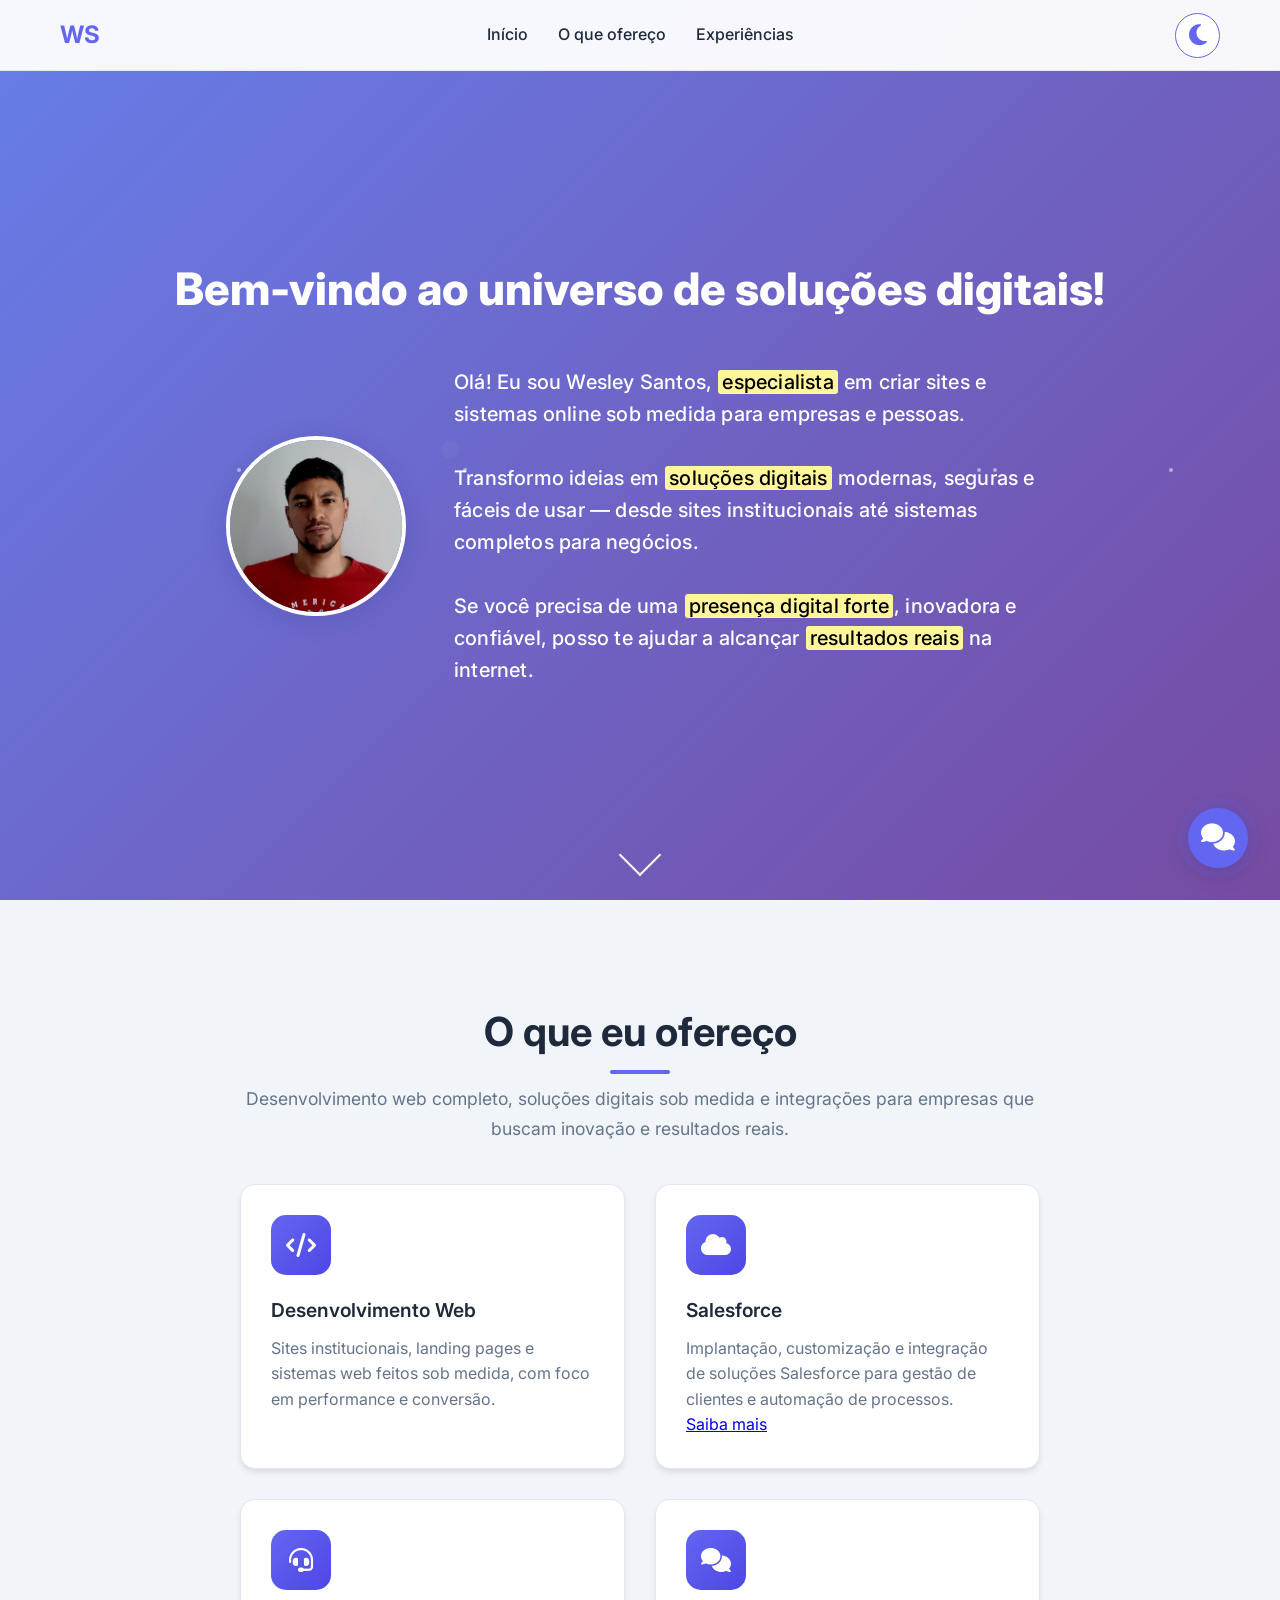
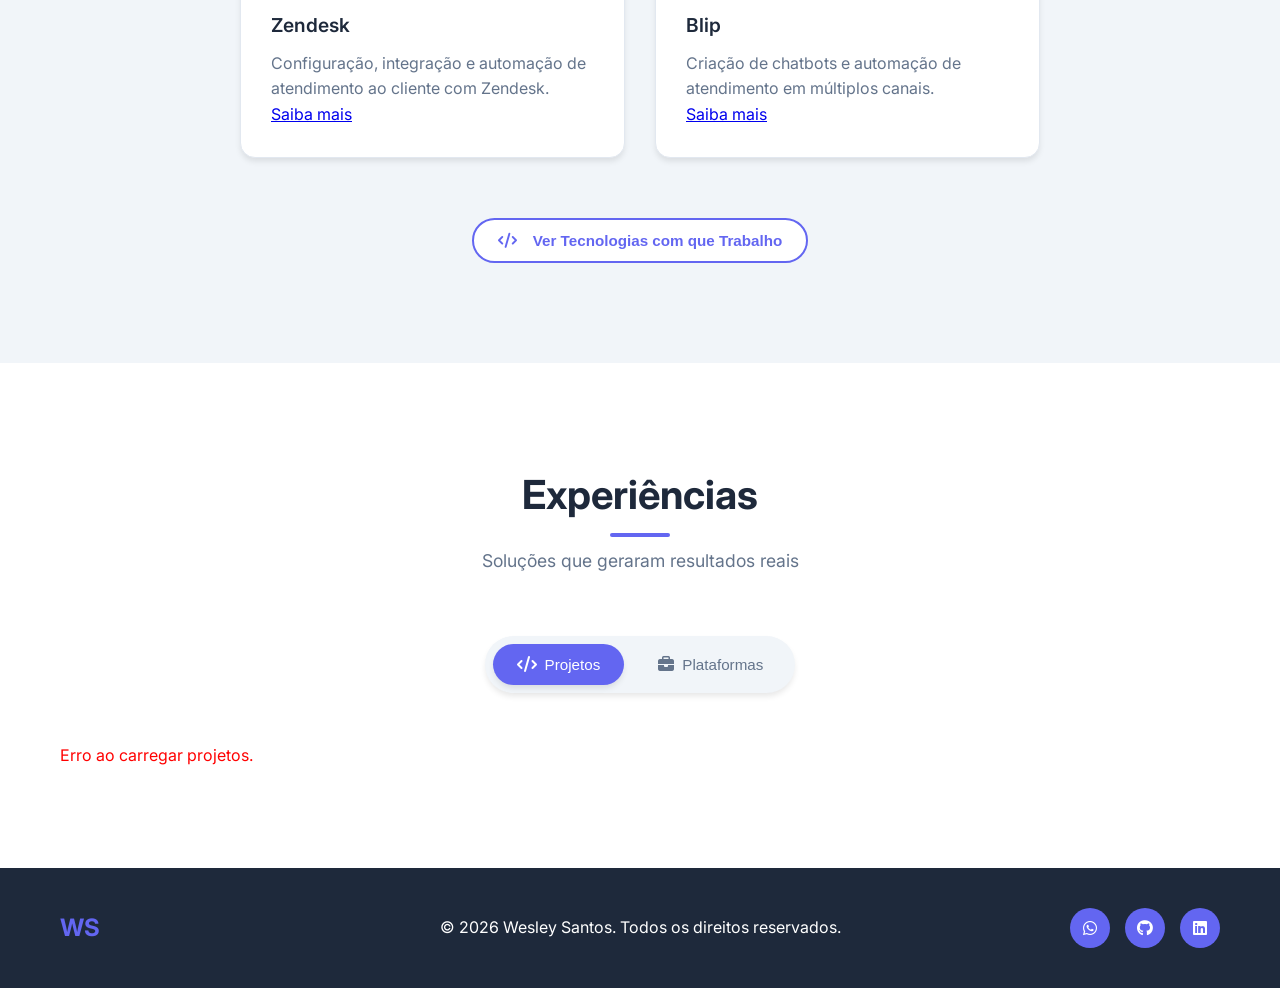
<file: index.html>
<!DOCTYPE html>
<html lang="pt-BR">
<head>
<!-- Google Tag Manager -->
<script>
(function(w,d,s,l,i){w[l]=w[l]||[];w[l].push({'gtm.start':
new Date().getTime(),event:'gtm.js'});var f=d.getElementsByTagName(s)[0],
j=d.createElement(s),dl=l!='dataLayer'?'&l='+l:'';j.async=true;j.src=
'https://www.googletagmanager.com/gtm.js?id='+i+dl;f.parentNode.insertBefore(j,f);
})(window,document,'script','dataLayer','GTM-XXXXXXX');
</script>
<!-- End Google Tag Manager -->

    <meta charset="UTF-8">
    <meta name="viewport" content="width=device-width, initial-scale=1.0">
    <title>Criação de Sites Personalizados, Salesforce, Zendesk e Blip | Wesley Santos</title>
    <meta name="description" content="Especialista em criação de sites personalizados, integrações e soluções com Salesforce, Zendesk e Blip. Transforme sua presença digital com Wesley Santos.">
    <link rel="canonical" href="https://wesleystoss.com.br/">
    <link rel="icon" type="image/png" href="/assets/images/profile.jpg">
    <!-- Open Graph -->
    <meta property="og:title" content="Criação de Sites Personalizados, Salesforce, Zendesk e Blip | Wesley Santos">
    <meta property="og:description" content="Especialista em criação de sites personalizados, integrações e soluções com Salesforce, Zendesk e Blip. Transforme sua presença digital com Wesley Santos.">
    <meta property="og:type" content="website">
    <meta property="og:url" content="https://wesleystoss.com.br/">
    <meta property="og:image" content="https://wesleystoss.com.br/assets/images/profile.jpg">
    <!-- Twitter Card -->
    <meta name="twitter:card" content="summary_large_image">
    <meta name="twitter:title" content="Criação de Sites Personalizados, Salesforce, Zendesk e Blip | Wesley Santos">
    <meta name="twitter:description" content="Especialista em criação de sites personalizados, integrações e soluções com Salesforce, Zendesk e Blip. Transforme sua presença digital com Wesley Santos.">
    <meta name="twitter:image" content="https://wesleystoss.com.br/assets/images/profile.jpg">
    <link rel="stylesheet" href="assets/css/styles.css?v=1">
    <link href="https://fonts.googleapis.com/css2?family=Inter:wght@300;400;500;600;700&display=swap" rel="stylesheet">
    <link rel="stylesheet" href="https://cdnjs.cloudflare.com/ajax/libs/font-awesome/6.4.0/css/all.min.css">
</head>
<body>
<!-- Google Tag Manager (noscript) -->
<noscript><iframe src="https://www.googletagmanager.com/ns.html?id=GTM-XXXXXXX"
height="0" width="0" style="display:none;visibility:hidden"></iframe></noscript>
<!-- End Google Tag Manager (noscript) -->

    <!-- Navegação -->
    <div id="navbar"></div>
    <script>
    // Após o carregamento do navbar, insere o botão de tema apenas no index
    window.addEventListener('DOMContentLoaded', function() {
        const navbarEl = document.getElementById('navbar');
        if (navbarEl) {
            const observer = new MutationObserver(() => {
                const navActions = navbarEl.querySelector('.nav-actions');
                if (navActions && !navActions.querySelector('#theme-toggle')) {
                    const btn = document.createElement('button');
                    btn.id = 'theme-toggle';
                    btn.className = 'theme-toggle-btn';
                    btn.setAttribute('aria-label', 'Alternar tema');
                    btn.innerHTML = '<i class="fas fa-moon"></i>';
                    navActions.insertBefore(btn, navActions.firstChild);
                    
                    // Adicionar evento de tema diretamente aqui
                    btn.addEventListener('click', function() {
                        const isDark = !document.body.classList.contains('dark-theme');
                        console.log('Botão clicado - Alternando tema para:', isDark ? 'dark' : 'light');
                        
                        if (isDark) {
                            document.body.classList.add('dark-theme');
                            document.documentElement.classList.add('dark-theme');
                            btn.querySelector('i').classList.remove('fa-moon');
                            btn.querySelector('i').classList.add('fa-sun');
                        } else {
                            document.body.classList.remove('dark-theme');
                            document.documentElement.classList.remove('dark-theme');
                            btn.querySelector('i').classList.remove('fa-sun');
                            btn.querySelector('i').classList.add('fa-moon');
                        }
                        
                        localStorage.setItem('theme', isDark ? 'dark' : 'light');
                        console.log('Tema salvo no localStorage:', localStorage.getItem('theme'));
                    });
                    
                    // Aplicar tema salvo
                    const savedTheme = localStorage.getItem('theme');
                    console.log('Aplicando tema salvo:', savedTheme);
                    if (savedTheme === 'dark') {
                        document.body.classList.add('dark-theme');
                        document.documentElement.classList.add('dark-theme');
                        btn.querySelector('i').classList.remove('fa-moon');
                        btn.querySelector('i').classList.add('fa-sun');
                    }
                }
            });
            observer.observe(navbarEl, { childList: true, subtree: true });
        }
    });
    </script>

    <!-- Seção Hero IMPACTANTE -->
    <section id="inicio" class="hero disruptivo">
        <div class="hero-container">
            <div class="hero-content-novo">
                <div class="hero-greeting-container">
                    <div class="hero-greeting" id="hero-impacto">
                        <!-- Saudação de impacto será inserida via JS -->
                    </div>
                </div>
                <div class="hero-apresentacao">
                    <div class="hero-profile-img">
                        <img src="assets/images/profile.jpg" alt="Foto de Wesley Santos, desenvolvedor web" />
                    </div>
                    <div class="hero-main-content">
                        <p class="hero-desc-livre">
                            Olá! Eu sou Wesley Santos, <span class="highlight-bg">especialista</span> em criar sites e sistemas online sob medida para empresas e pessoas.<br><br>
                            Transformo ideias em <span class="highlight-bg">soluções digitais</span> modernas, seguras e fáceis de usar — desde sites institucionais até sistemas completos para negócios.<br><br>
                            Se você precisa de uma <span class="highlight-bg">presença digital forte</span>, inovadora e confiável, posso te ajudar a alcançar <span class="highlight-bg">resultados reais</span> na internet.
                        </p>
                    </div>
                </div>
            </div>
        </div>
        <div class="scroll-indicator">
            <a href="#o-que-ofereco" class="scroll-link">
                <div class="scroll-arrow"></div>
            </a>
        </div>
    </section>
    <!-- Fim do novo Hero -->

    <!-- Seção O que eu ofereço -->
    <section id="o-que-ofereco" class="about">
        <div class="container">
            <h2 class="section-title">O que eu ofereço</h2>
            
            <!-- Visualização Simplificada -->
            <div class="skills-simple" id="skills-simple">
                <div class="skills-overview">
                    <p class="skills-intro">
                        Desenvolvimento web completo, soluções digitais sob medida e integrações para empresas que buscam inovação e resultados reais.
                    </p>
                    
                    <div class="skills-highlights">
                        <div class="skill-highlight">
                            <div class="highlight-icon">
                                <i class="fas fa-code"></i>
                            </div>
                            <div class="highlight-content">
                                <h4>Desenvolvimento Web</h4>
                                <p>Sites institucionais, landing pages e sistemas web feitos sob medida, com foco em performance e conversão.</p>
                            </div>
                        </div>
                        
                        <div class="skill-highlight">
                            <div class="highlight-icon">
                                <i class="fas fa-cloud"></i>
                            </div>
                            <div class="highlight-content">
                                <h4>Salesforce</h4>
                                <p>Implantação, customização e integração de soluções Salesforce para gestão de clientes e automação de processos.</p>
                                <a href="/lp/salesforce.html" class="btn-link">Saiba mais</a>
                            </div>
                        </div>
                        
                        <div class="skill-highlight">
                            <div class="highlight-icon">
                                <i class="fas fa-headset"></i>
                            </div>
                            <div class="highlight-content">
                                <h4>Zendesk</h4>
                                <p>Configuração, integração e automação de atendimento ao cliente com Zendesk.</p>
                                <a href="/lp/zendesk.html" class="btn-link">Saiba mais</a>
                            </div>
                        </div>
                        
                        <div class="skill-highlight">
                            <div class="highlight-icon">
                                <i class="fas fa-comments"></i>
                            </div>
                            <div class="highlight-content">
                                <h4>Blip</h4>
                                <p>Criação de chatbots e automação de atendimento em múltiplos canais.</p>
                                <a href="/lp/blip.html" class="btn-link">Saiba mais</a>
                            </div>
                        </div>
                    </div>
                    
                    <button class="btn btn-secondary skills-toggle" onclick="toggleSkills()">
                        <i class="fas fa-code"></i>
                        Ver Tecnologias com que Trabalho
                    </button>
                </div>
            </div>
        </div>
    </section>

    <!-- Modal de Tecnologias -->
    <div id="technologies-modal" class="modal">
        <div class="modal-backdrop"></div>
        <div class="modal-container">
            <div class="modal-header">
                <h3>Tecnologias com que Trabalho</h3>
                <button class="modal-close" onclick="closeTechnologiesModal()">
                    <i class="fas fa-times"></i>
                </button>
            </div>
            <div class="modal-content">
                <div class="skills-content">
                    <div class="skills-category">
                        <h3>Ferramentas de Negócio</h3>
                        <div class="skills-grid">
                            <div class="skill-item">
                                <div class="skill-icon">
                                    <i class="fas fa-cloud"></i>
                                </div>
                                <div class="skill-info">
                                    <h4>Salesforce</h4>
                                    <div class="skill-level">
                                        <span class="level-badge primary">Foco Principal</span>
                                        <p class="skill-description">Plataforma para gerenciar relacionamentos com clientes (CRM)</p>
                                    </div>
                                </div>
                            </div>
                            <div class="skill-item">
                                <div class="skill-icon">
                                    <i class="fas fa-headset"></i>
                                </div>
                                <div class="skill-info">
                                    <h4>Zendesk</h4>
                                    <div class="skill-level">
                                        <span class="level-badge secondary">Especialização</span>
                                        <p class="skill-description">Sistema para atendimento ao cliente e suporte técnico</p>
                                    </div>
                                </div>
                            </div>
                            <div class="skill-item">
                                <div class="skill-icon">
                                    <i class="fas fa-chart-line"></i>
                                </div>
                                <div class="skill-info">
                                    <h4>HubSpot</h4>
                                    <div class="skill-level">
                                        <span class="level-badge secondary">Especialização</span>
                                        <p class="skill-description">Plataforma para marketing, vendas e automação de processos</p>
                                    </div>
                                </div>
                            </div>
                            <div class="skill-item">
                                <div class="skill-icon">
                                    <i class="fas fa-comments"></i>
                                </div>
                                <div class="skill-info">
                                    <h4>Blip</h4>
                                    <div class="skill-level">
                                        <span class="level-badge secondary">Especialização</span>
                                        <p class="skill-description">Plataforma para criar e gerenciar chatbots e atendimento automatizado</p>
                                    </div>
                                </div>
                            </div>
                        </div>
                    </div>

                    <div class="skills-category">
                        <h3>Ferramentas & DevOps</h3>
                        <div class="skills-grid">
                            <div class="skill-item">
                                <div class="skill-icon">
                                    <i class="fab fa-docker"></i>
                                </div>
                                <div class="skill-info">
                                    <h4>Docker</h4>
                                    <div class="skill-level">
                                        <span class="level-badge primary">Foco Principal</span>
                                        <p class="skill-description">Empacotamento de aplicações para funcionar em qualquer ambiente</p>
                                    </div>
                                </div>
                            </div>
                            <div class="skill-item">
                                <div class="skill-icon">
                                    <i class="fab fa-git-alt"></i>
                                </div>
                                <div class="skill-info">
                                    <h4>Git</h4>
                                    <div class="skill-level">
                                        <span class="level-badge primary">Foco Principal</span>
                                        <p class="skill-description">Controle de versões e trabalho em equipe no código</p>
                                    </div>
                                </div>
                            </div>
                            <div class="skill-item">
                                <div class="skill-icon">
                                    <i class="fas fa-box"></i>
                                </div>
                                <div class="skill-info">
                                    <h4>Composer</h4>
                                    <div class="skill-level">
                                        <span class="level-badge secondary">Especialização</span>
                                        <p class="skill-description">Gerenciador de bibliotecas e ferramentas para PHP</p>
                                    </div>
                                </div>
                            </div>
                            <div class="skill-item">
                                <div class="skill-icon">
                                    <i class="fas fa-vial"></i>
                                </div>
                                <div class="skill-info">
                                    <h4>PHPUnit</h4>
                                    <div class="skill-level">
                                        <span class="level-badge secondary">Especialização</span>
                                        <p class="skill-description">Testes automatizados para garantir qualidade do código</p>
                                    </div>
                                </div>
                            </div>
                            <div class="skill-item">
                                <div class="skill-icon">
                                    <i class="fas fa-code"></i>
                                </div>
                                <div class="skill-info">
                                    <h4>Clean Architecture</h4>
                                    <div class="skill-level">
                                        <span class="level-badge secondary">Especialização</span>
                                        <p class="skill-description">Organização do código para facilitar manutenção e crescimento</p>
                                    </div>
                                </div>
                            </div>
                            <div class="skill-item">
                                <div class="skill-icon">
                                    <i class="fas fa-cogs"></i>
                                </div>
                                <div class="skill-info">
                                    <h4>Design Patterns</h4>
                                    <div class="skill-level">
                                        <span class="level-badge secondary">Especialização</span>
                                        <p class="skill-description">Soluções testadas e reutilizáveis para problemas comuns</p>
                                    </div>
                                </div>
                            </div>
                        </div>
                    </div>

                    <div class="skills-category">
                        <h3>Backend</h3>
                        <div class="skills-grid">
                            <div class="skill-item">
                                <div class="skill-icon">
                                    <i class="fab fa-php"></i>
                                </div>
                                <div class="skill-info">
                                    <h4>PHP</h4>
                                    <div class="skill-level">
                                        <span class="level-badge primary">Foco Principal</span>
                                        <p class="skill-description">Linguagem principal para criar sites e aplicações web dinâmicas</p>
                                    </div>
                                </div>
                            </div>
                            <div class="skill-item">
                                <div class="skill-icon">
                                    <i class="fas fa-database"></i>
                                </div>
                                <div class="skill-info">
                                    <h4>MySQL</h4>
                                    <div class="skill-level">
                                        <span class="level-badge primary">Foco Principal</span>
                                        <p class="skill-description">Sistema para armazenar e organizar dados de forma eficiente</p>
                                    </div>
                                </div>
                            </div>
                            <div class="skill-item">
                                <div class="skill-icon">
                                    <i class="fas fa-plug"></i>
                                </div>
                                <div class="skill-info">
                                    <h4>PDO</h4>
                                    <div class="skill-level">
                                        <span class="level-badge secondary">Especialização</span>
                                        <p class="skill-description">Interface orientada a objetos para acesso seguro e consistente a bancos de dados</p>
                                    </div>
                                </div>
                            </div>
                            <div class="skill-item">
                                <div class="skill-icon">
                                    <i class="fab fa-node-js"></i>
                                </div>
                                <div class="skill-info">
                                    <h4>Node.js</h4>
                                    <div class="skill-level">
                                        <span class="level-badge secondary">Especialização</span>
                                        <p class="skill-description">Plataforma para criar aplicações web rápidas e escaláveis</p>
                                    </div>
                                </div>
                            </div>
                            <div class="skill-item">
                                <div class="skill-icon">
                                    <i class="fas fa-code"></i>
                                </div>
                                <div class="skill-info">
                                    <h4>APEX</h4>
                                    <div class="skill-level">
                                        <span class="level-badge secondary">Especialização</span>
                                        <p class="skill-description">Linguagem de programação proprietária da Salesforce para desenvolvimento na plataforma</p>
                                    </div>
                                </div>
                            </div>
                            <div class="skill-item">
                                <div class="skill-icon">
                                    <i class="fab fa-laravel"></i>
                                </div>
                                <div class="skill-info">
                                    <h4>Laravel</h4>
                                    <div class="skill-level">
                                        <span class="level-badge secondary">Especialização</span>
                                        <p class="skill-description">Framework PHP moderno para desenvolvimento web ágil, seguro e escalável</p>
                                    </div>
                                </div>
                            </div>
                            <div class="skill-item">
                                <div class="skill-icon">
                                    <i class="fas fa-project-diagram"></i>
                                </div>
                                <div class="skill-info">
                                    <h4>Symphony</h4>
                                    <div class="skill-level">
                                        <span class="level-badge secondary">Especialização</span>
                                        <p class="skill-description">Framework PHP robusto para aplicações web de alta performance</p>
                                    </div>
                                </div>
                            </div>
                        </div>
                    </div>

                    <div class="skills-category">
                        <h3>Frontend</h3>
                        <div class="skills-grid">
                            <div class="skill-item">
                                <div class="skill-icon">
                                    <i class="fab fa-html5"></i>
                                </div>
                                <div class="skill-info">
                                    <h4>HTML5</h4>
                                    <div class="skill-level">
                                        <span class="level-badge secondary">Especialização</span>
                                        <p class="skill-description">Estrutura básica e organização do conteúdo dos sites</p>
                                    </div>
                                </div>
                            </div>
                            <div class="skill-item">
                                <div class="skill-icon">
                                    <i class="fab fa-css3-alt"></i>
                                </div>
                                <div class="skill-info">
                                    <h4>CSS3</h4>
                                    <div class="skill-level">
                                        <span class="level-badge primary">Foco Principal</span>
                                        <p class="skill-description">Design visual, cores, layout e responsividade dos sites</p>
                                    </div>
                                </div>
                            </div>
                            <div class="skill-item">
                                <div class="skill-icon">
                                    <i class="fas fa-wind"></i>
                                </div>
                                <div class="skill-info">
                                    <h4>Tailwind CSS</h4>
                                    <div class="skill-level">
                                        <span class="level-badge secondary">Especialização</span>
                                        <p class="skill-description">Framework utilitário para estilização rápida, responsiva e moderna de interfaces</p>
                                    </div>
                                </div>
                            </div>
                            <div class="skill-item">
                                <div class="skill-icon">
                                    <i class="fab fa-js-square"></i>
                                </div>
                                <div class="skill-info">
                                    <h4>JavaScript</h4>
                                    <div class="skill-level">
                                        <span class="level-badge primary">Foco Principal</span>
                                        <p class="skill-description">Funcionalidades interativas e dinâmicas nos sites</p>
                                    </div>
                                </div>
                            </div>
                        </div>
                    </div>
                </div>
            </div>
        </div>
    </div>

    <!-- Seção Experiências -->
    <section id="experiencias" class="experience">
        <div class="container">
            <div class="section-header">
                <h2 class="section-title" id="section-title">Experiências</h2>
                <p class="section-subtitle" id="section-subtitle">Soluções que geraram resultados reais</p>
                
                <!-- Botão Toggle -->
                <div class="toggle-container">
                    <button class="toggle-btn active" id="toggle-experience" onclick="toggleView('experience')">
                        <i class="fas fa-code"></i>
                        Projetos
                    </button>
                    <button class="toggle-btn" id="toggle-experiences" onclick="toggleView('experiences')">
                        <i class="fas fa-briefcase"></i>
                        Plataformas
                    </button>
                </div>
            </div>
            
            <!-- Container das Experiências -->
            <div class="experience-grid" id="experience-container">
                <div class="experience-card">
                    <div class="experience-header">
                        <div class="experience-icon">
                            <i class="fas fa-shopping-cart"></i>
                        </div>
                        <div class="experience-title">
                            <h3>E-commerce PHP</h3>
                            <span class="experience-category">Sistema Completo</span>
                            <div class="experience-badges">
                                <span class="experience-badge success">Em Produção</span>
                            </div>
                        </div>
                    </div>
                    <div class="experience-content">
                        <p>
                            Loja virtual completa para vender produtos online. Inclui sistema de cadastro de clientes, 
                            carrinho de compras, diferentes formas de pagamento e painel para gerenciar produtos, 
                            vendas e clientes. Ideal para empresas que querem começar a vender pela internet.
                        </p>
                        <div class="experience-results">
                            <h4>O que este projeto resolve:</h4>
                            <ul class="results-list">
                                <li><i class="fas fa-check"></i> Permite vender produtos 24 horas por dia</li>
                                <li><i class="fas fa-check"></i> Sistema seguro de pagamentos online</li>
                                <li><i class="fas fa-check"></i> Controle total de produtos e vendas</li>
                                <li><i class="fas fa-check"></i> Cadastro e login de clientes</li>
                            </ul>
                        </div>
                        <div class="experience-tech">
                            <span class="tech-tag">PHP 8.2</span>
                            <span class="tech-tag">MySQL</span>
                            <span class="tech-tag">JavaScript</span>
                            <span class="tech-tag">Docker</span>
                        </div>
                        <div class="experience-links">
                            <a href="https://ecommerce.wesleystoss.com.br/" target="_blank" rel="noopener" class="btn btn-small btn-live">
                                <i class="fas fa-external-link-alt"></i> Demo
                            </a>
                        </div>
                    </div>
                </div>
                
                <div class="experience-card">
                    <div class="experience-header">
                        <div class="experience-icon">
                            <i class="fas fa-graduation-cap"></i>
                        </div>
                        <div class="experience-title">
                            <h3>Sistema Educacional</h3>
                            <span class="experience-category">Gestão de Alunos</span>
                            <div class="experience-badges">
                                <span class="experience-badge success">Testado</span>
                            </div>
                        </div>
                    </div>
                    <div class="experience-content">
                        <p>
                            Sistema completo para escolas e cursos gerenciarem seus alunos, turmas e notas. 
                            Permite cadastrar estudantes, criar turmas, lançar notas, gerar relatórios de 
                            desempenho e acompanhar o progresso de cada aluno. Ideal para instituições de ensino.
                        </p>
                        <div class="experience-results">
                            <h4>O que este projeto resolve:</h4>
                            <ul class="results-list">
                                <li><i class="fas fa-check"></i> Organiza informações de alunos e turmas</li>
                                <li><i class="fas fa-check"></i> Controle de notas e frequência</li>
                                <li><i class="fas fa-check"></i> Relatórios de desempenho automáticos</li>
                                <li><i class="fas fa-check"></i> Interface fácil de usar para professores</li>
                            </ul>
                        </div>
                        <div class="experience-tech">
                            <span class="tech-tag">PHP 8.1+</span>
                            <span class="tech-tag">PDO</span>
                            <span class="tech-tag">Clean Architecture</span>
                            <span class="tech-tag">PHPUnit</span>
                        </div>
                        <div class="experience-links">
                            <a href="https://spga.wesleystoss.com.br/" target="_blank" rel="noopener" class="btn btn-small btn-live">
                                <i class="fas fa-external-link-alt"></i> Demo
                            </a>
                        </div>
                    </div>
                </div>

                <div class="experience-card">
                    <div class="experience-header">
                        <div class="experience-icon">
                            <i class="fas fa-cut"></i>
                        </div>
                        <div class="experience-title">
                            <h3>Elegance - Salão de Beleza</h3>
                            <span class="experience-category">Site Institucional</span>
                            <div class="experience-badges">
                                <span class="experience-badge success">Em Produção</span>
                            </div>
                        </div>
                    </div>
                    <div class="experience-content">
                        <p>
                            Site profissional para salão de beleza mostrar seus serviços, preços e trabalhos realizados. 
                            Inclui galeria de fotos dos trabalhos, informações sobre serviços oferecidos, 
                            formulário para agendamento e integração direta com WhatsApp para contato rápido.
                        </p>
                        <div class="experience-results">
                            <h4>O que este projeto resolve:</h4>
                            <ul class="results-list">
                                <li><i class="fas fa-check"></i> Mostra os trabalhos do salão de forma profissional</li>
                                <li><i class="fas fa-check"></i> Facilita o contato com clientes via WhatsApp</li>
                                <li><i class="fas fa-check"></i> Permite agendamento online de horários</li>
                                <li><i class="fas fa-check"></i> Funciona perfeitamente em celulares</li>
                                <li><i class="fas fa-check"></i> Aparece nas buscas do Google</li>
                            </ul>
                        </div>
                        <div class="experience-tech">
                            <span class="tech-tag">HTML5</span>
                            <span class="tech-tag">CSS3</span>
                            <span class="tech-tag">JavaScript</span>
                            <span class="tech-tag">Responsivo</span>
                        </div>
                        <div class="experience-links">
                            <a href="https://salao-de-beleza.wesleystoss.com.br/" target="_blank" rel="noopener" class="btn btn-small btn-live">
                                <i class="fas fa-external-link-alt"></i> Demo
                            </a>
                        </div>
                    </div>
                </div>
            </div>

            <!-- Container das Experiências -->
            <div class="experience-grid" id="experiences-container" style="display: none;">
                <div class="experience-card">
                    <div class="experience-header">
                        <div class="experience-icon">
                            <i class="fas fa-cloud"></i>
                        </div>
                        <div class="experience-title">
                            <h3>Salesforce</h3>
                            <span class="experience-category">CRM & Automação</span>
                            <div class="experience-badges">
                                <span class="experience-badge admin">Administrador</span>
                                <span class="experience-badge dev">Desenvolvedor</span>
                            </div>
                        </div>
                    </div>
                    <div class="experience-content">
                        <p>
                            Especialista na plataforma Salesforce com sólida experiência em desenvolvimento de aplicações customizadas, 
                            automação de processos, integrações com sistemas externos e criação de relatórios avançados. 
                            Especializado em APEX, Visualforce e Lightning Web Components.
                        </p>
                        <div class="experience-results">
                            <h4>Principais competências:</h4>
                            <ul class="results-list">
                                <li><i class="fas fa-check"></i> Desenvolvimento em APEX e Visualforce</li>
                                <li><i class="fas fa-check"></i> Automação com Process Builder e Flow</li>
                                <li><i class="fas fa-check"></i> Integrações via REST/SOAP APIs</li>
                                <li><i class="fas fa-check"></i> Customização de objetos e campos</li>
                                <li><i class="fas fa-check"></i> Criação de relatórios e dashboards</li>
                            </ul>
                        </div>
                        <div class="experience-tech">
                            <span class="tech-tag">APEX</span>
                            <span class="tech-tag">Visualforce</span>
                            <span class="tech-tag">Lightning</span>
                            <span class="tech-tag">SOQL</span>
                        </div>
                        <div class="experience-links">
                            <a href="lp/salesforce" target="_blank" class="btn btn-small">
                                <i class="fas fa-info-circle"></i> Saiba Mais
                            </a>
                        </div>
                    </div>
                </div>

                <div class="experience-card">
                    <div class="experience-header">
                        <div class="experience-icon">
                            <i class="fas fa-headset"></i>
                        </div>
                        <div class="experience-title">
                            <h3>Zendesk</h3>
                            <span class="experience-category">Suporte & Atendimento</span>
                            <div class="experience-badges">
                                <span class="experience-badge admin">Administrador</span>
                                <span class="experience-badge dev">Desenvolvedor</span>
                            </div>
                        </div>
                    </div>
                    <div class="experience-content">
                        <p>
                            Especializado na plataforma Zendesk para criação de sistemas de atendimento ao cliente, 
                            configuração de workflows, automação de tickets e desenvolvimento de integrações customizadas. 
                            Foco em melhorar a experiência do cliente e eficiência do suporte.
                        </p>
                        <div class="experience-results">
                            <h4>Principais competências:</h4>
                            <ul class="results-list">
                                <li><i class="fas fa-check"></i> Configuração de workflows e automações</li>
                                <li><i class="fas fa-check"></i> Desenvolvimento de apps customizados</li>
                                <li><i class="fas fa-check"></i> Integração com sistemas externos</li>
                                <li><i class="fas fa-check"></i> Criação de relatórios e métricas</li>
                                <li><i class="fas fa-check"></i> Configuração de SLA e escalonamento</li>
                            </ul>
                        </div>
                        <div class="experience-tech">
                            <span class="tech-tag">Zendesk API</span>
                            <span class="tech-tag">JavaScript</span>
                            <span class="tech-tag">Webhooks</span>
                            <span class="tech-tag">Apps Framework</span>
                        </div>
                        <div class="experience-links">
                            <a href="lp/zendesk" target="_blank" class="btn btn-small">
                                <i class="fas fa-info-circle"></i> Saiba Mais
                            </a>
                        </div>
                    </div>
                </div>

                <div class="experience-card">
                    <div class="experience-header">
                        <div class="experience-icon">
                            <i class="fas fa-comments"></i>
                        </div>
                        <div class="experience-title">
                            <h3>Blip</h3>
                            <span class="experience-category">Chatbots & Automação</span>
                            <div class="experience-badges">
                                <span class="experience-badge admin">Administrador</span>
                            </div>
                        </div>
                    </div>
                    <div class="experience-content">
                        <p>
                            Especialista na plataforma Blip para desenvolvimento de chatbots inteligentes, 
                            automação de atendimento e integração com múltiplos canais de comunicação. 
                            Especializado em criar experiências conversacionais que melhoram o engajamento do cliente.
                        </p>
                        <div class="experience-results">
                            <h4>Principais competências:</h4>
                            <ul class="results-list">
                                <li><i class="fas fa-check"></i> Desenvolvimento de chatbots conversacionais</li>
                                <li><i class="fas fa-check"></i> Integração com WhatsApp Business</li>
                                <li><i class="fas fa-check"></i> Automação de fluxos de atendimento</li>
                                <li><i class="fas fa-check"></i> Análise de dados e métricas</li>
                                <li><i class="fas fa-check"></i> Integração com APIs externas</li>
                            </ul>
                        </div>
                        <div class="experience-tech">
                            <span class="tech-tag">Blip API</span>
                            <span class="tech-tag">JavaScript</span>
                            <span class="tech-tag">WhatsApp Business</span>
                            <span class="tech-tag">Webhooks</span>
                        </div>
                        <div class="experience-links">
                            <a href="lp/blip" target="_blank" class="btn btn-small">
                                <i class="fas fa-info-circle"></i> Saiba Mais
                            </a>
                        </div>
                    </div>
                </div>
            </div>
        </div>
    </section>

    <!-- Seção Contato -->
    <!-- (Removida para usar apenas o balão flutuante) -->

    <!-- Footer -->
    <footer class="footer">
        <div class="container">
            <div class="footer-content">
                <div class="footer-logo">
                    <span>WS</span>
                </div>
                <p>&copy; <span id="footer-year">2025</span> Wesley Santos. Todos os direitos reservados.</p>
                <div class="footer-social">
                    <a href="https://wa.me/5561999241137" target="_blank" title="WhatsApp">
                        <i class="fab fa-whatsapp"></i>
                    </a>
                    <a href="https://github.com/wesleysSantos" target="_blank">
                        <i class="fab fa-github"></i>
                    </a>
                    <a href="https://linkedin.com/in/wesley-santos-8b08721a3/" target="_blank">
                        <i class="fab fa-linkedin"></i>
                    </a>
                </div>
            </div>
        </div>
    </footer>

    <!-- Balão de Contato Flutuante -->
    <div id="contact-chat" class="contact-chat">
        <div class="chat-header">
            <div class="chat-avatar">
                <img src="assets/images/profile.jpg" alt="Wesley Santos" class="chat-avatar-img">
            </div>
            <div class="chat-status">
                <span class="status-dot"></span>
            </div>
            <div class="chat-info">
                <h4>Wesley Santos</h4>
                <p>Disponível para novos projetos</p>
            </div>
            <button class="chat-close" onclick="toggleContactChat()">
                <i class="fas fa-times"></i>
            </button>
        </div>
        
        <div class="chat-content">
            <div class="chat-message">
                <div class="message-bubble">
                    <p>Olá! 👋 Como posso ajudar seu projeto hoje?</p>
                    <span class="message-time">Agora</span>
                </div>
            </div>
            
            <div class="contact-options">
                <h5>Escolha como prefere conversar:</h5>
                
                <a href="https://wa.me/556199241137" target="_blank" class="contact-option primary">
                    <div class="option-icon">
                        <i class="fab fa-whatsapp"></i>
                    </div>
                    <div class="option-content">
                        <h6>WhatsApp (Principal)</h6>
                        <p>Resposta em até 2 horas</p>
                    </div>
                    <div class="option-arrow">
                        <i class="fas fa-arrow-right"></i>
                    </div>
                </a>
                
                <a href="https://linkedin.com/in/wesley-santos-8b08721a3/" target="_blank" class="contact-option">
                    <div class="option-icon">
                        <i class="fab fa-linkedin"></i>
                    </div>
                    <div class="option-content">
                        <h6>LinkedIn</h6>
                        <p>Perfil profissional</p>
                    </div>
                    <div class="option-arrow">
                        <i class="fas fa-arrow-right"></i>
                    </div>
                </a>
                
                <a href="mailto:wesleyrogerio77@gmail.com" class="contact-option">
                    <div class="option-icon">
                        <i class="fas fa-envelope"></i>
                    </div>
                    <div class="option-content">
                        <h6>Email</h6>
                        <p>wesleyrogerio77@gmail.com</p>
                    </div>
                    <div class="option-arrow">
                        <i class="fas fa-arrow-right"></i>
                    </div>
                </a>
                
                <a href="https://github.com/wesleysSantos" target="_blank" class="contact-option">
                    <div class="option-icon">
                        <i class="fab fa-github"></i>
                    </div>
                    <div class="option-content">
                        <h6>GitHub</h6>
                        <p>Portfólio de código</p>
                    </div>
                    <div class="option-arrow">
                        <i class="fas fa-arrow-right"></i>
                    </div>
                </a>
            </div>
        </div>
    </div>

    <!-- Botão de Contato Flutuante -->
    <button id="contact-toggle" class="contact-toggle" onclick="toggleContactChat()" aria-label="Abrir chat de contato">
        <div class="toggle-icon">
            <i class="fas fa-comments"></i>
        </div>
        <div class="toggle-pulse"></div>
    </button>

    <script src="assets/js/script.js"></script>
</body>
</html>
</file>
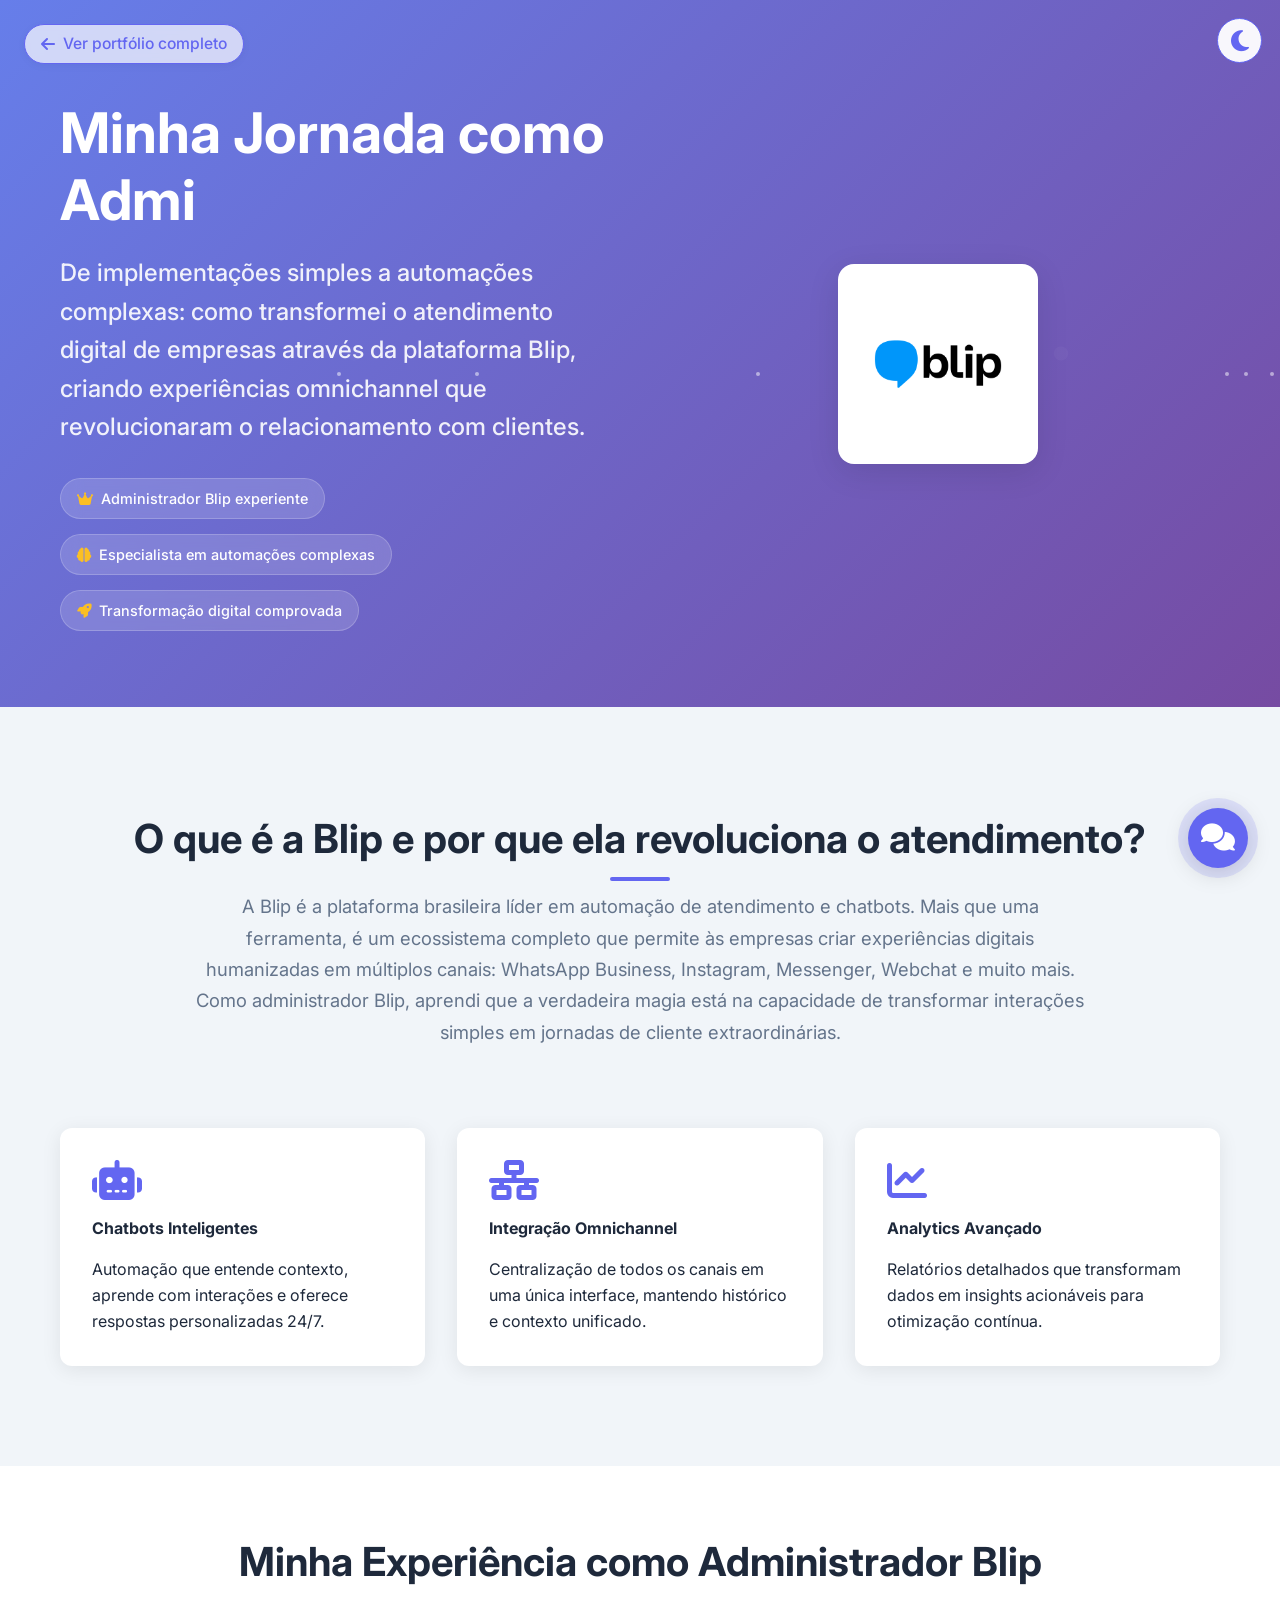
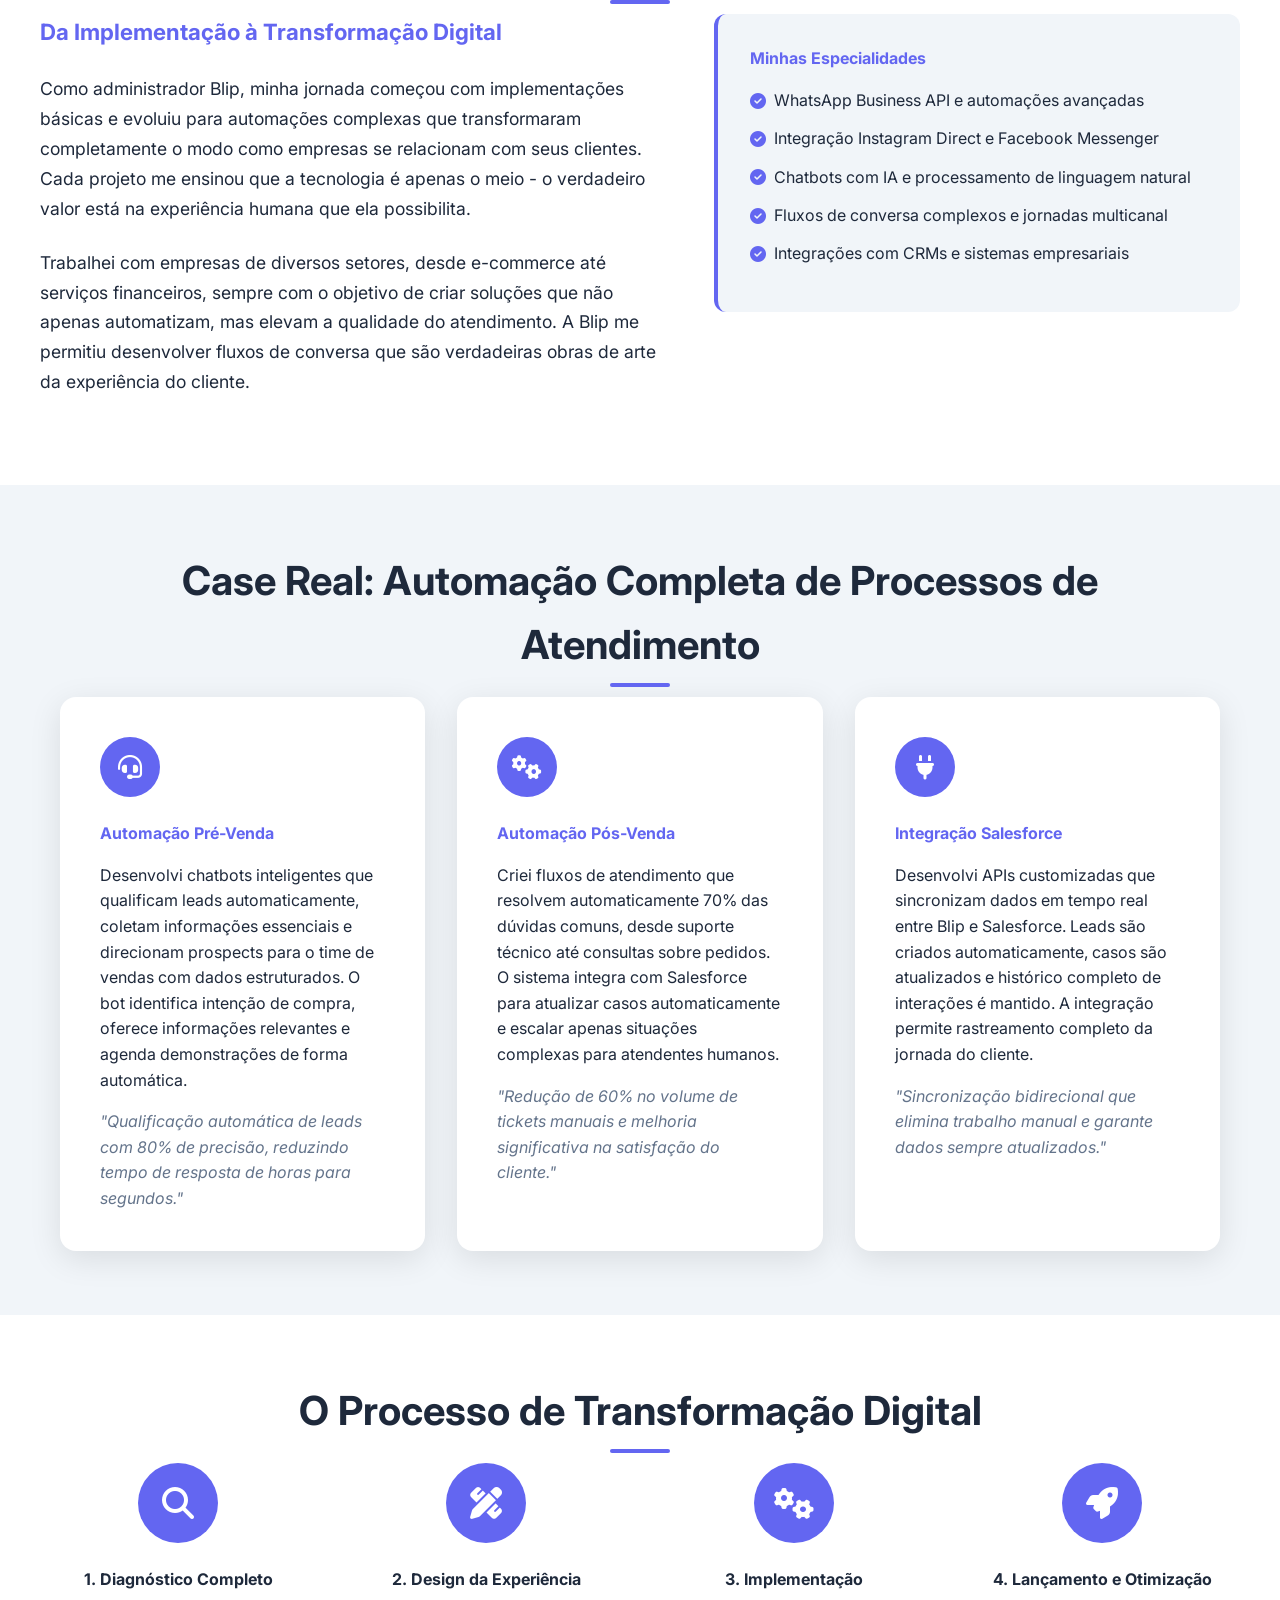
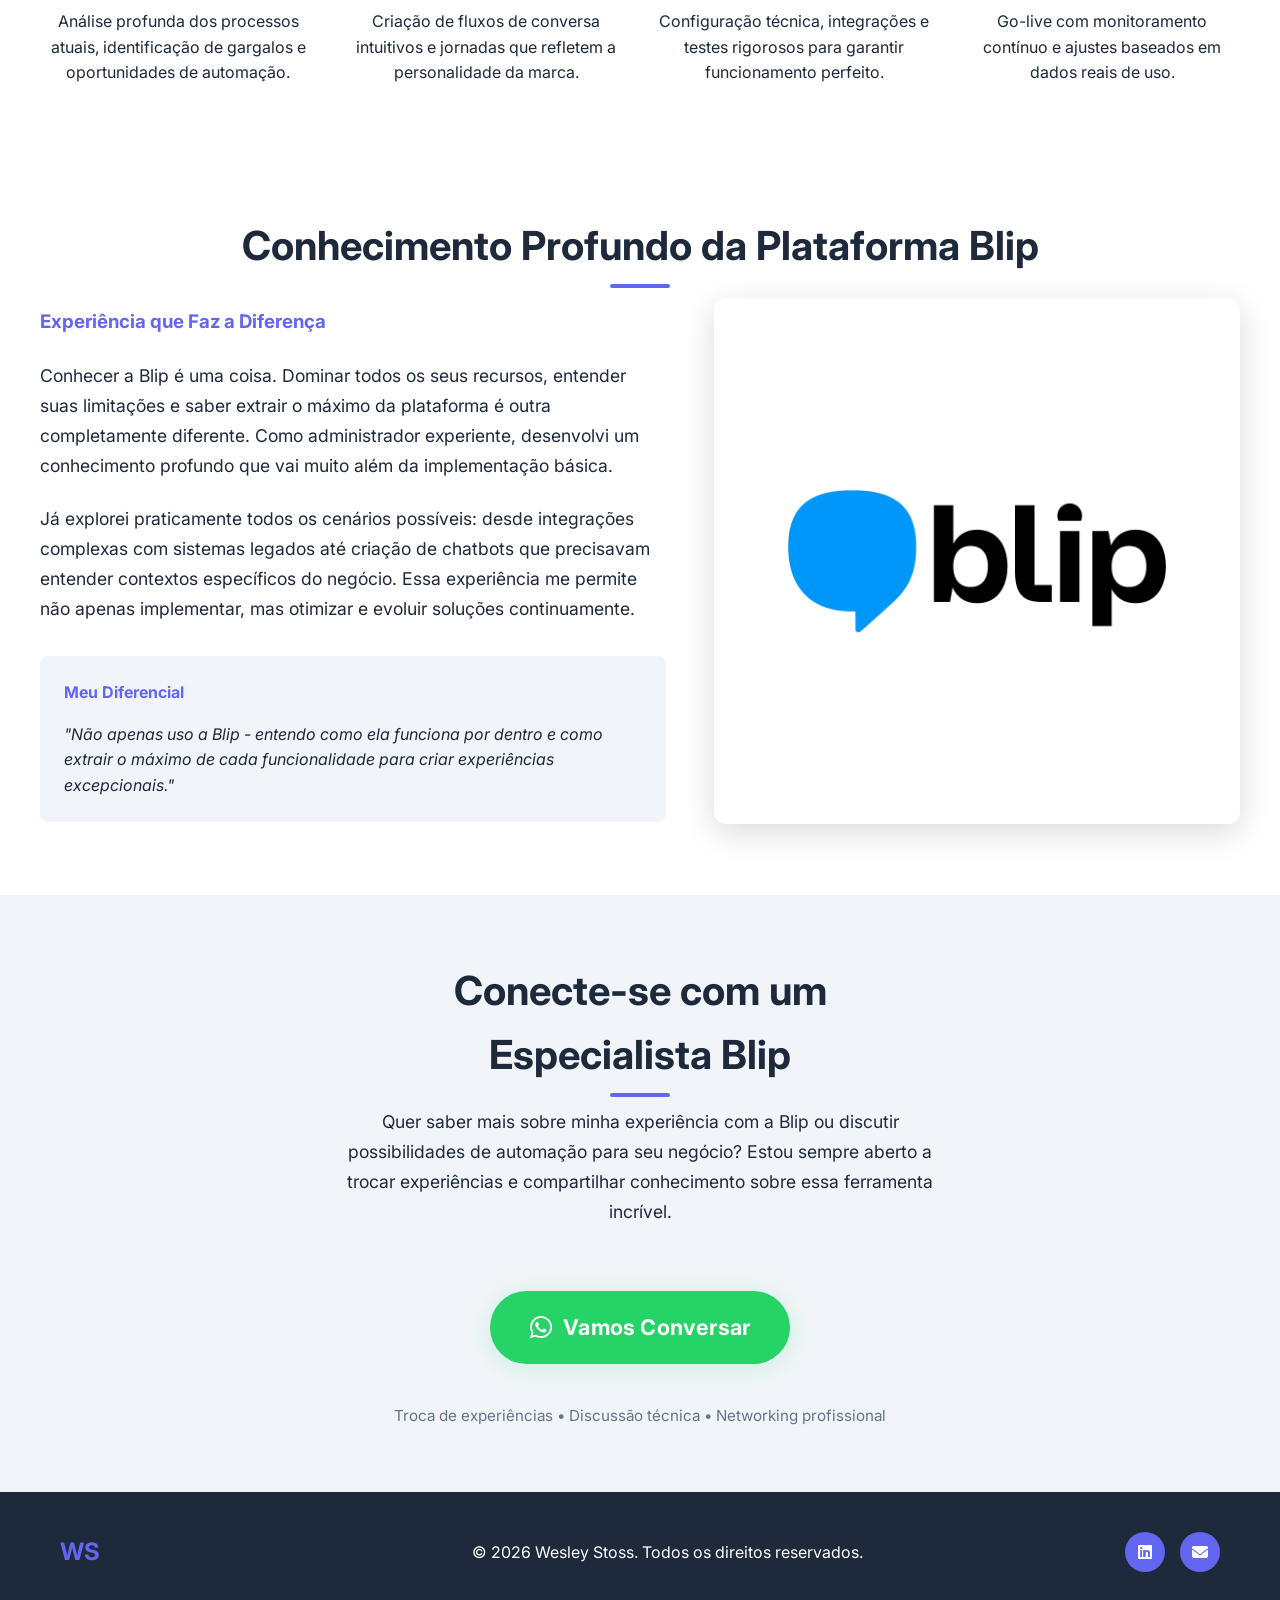
<file: lp/blip.html>
<!DOCTYPE html>
<html lang="pt-BR">
<head>
<!-- Google Tag Manager -->
<script>
(function(w,d,s,l,i){w[l]=w[l]||[];w[l].push({'gtm.start':
new Date().getTime(),event:'gtm.js'});var f=d.getElementsByTagName(s)[0],
j=d.createElement(s),dl=l!='dataLayer'?'&l='+l:'';j.async=true;j.src=
'https://www.googletagmanager.com/gtm.js?id='+i+dl;f.parentNode.insertBefore(j,f);
})(window,document,'script','dataLayer','GTM-XXXXXXX');
</script>
<!-- End Google Tag Manager -->

    <meta charset="UTF-8">
    <meta name="viewport" content="width=device-width, initial-scale=1.0">
    <title>Serviços Blip: Chatbots, WhatsApp Business e Automação | Wesley Santos</title>
    <meta name="description" content="Especialista em Blip: criação de chatbots, automação de atendimento, integração com WhatsApp Business, Instagram e outros canais. Transforme o relacionamento digital da sua empresa.">
    <meta property="og:title" content="Serviços Blip: Chatbots, WhatsApp Business e Automação | Wesley Santos">
    <meta property="og:description" content="Especialista em Blip: criação de chatbots, automação de atendimento, integração com WhatsApp Business, Instagram e outros canais. Transforme o relacionamento digital da sua empresa.">
    <meta property="og:type" content="website">
    <meta property="og:url" content="https://wesleystoss.com.br/lp/blip.html">
    <meta property="og:image" content="https://wesleystoss.com.br/assets/images/blip.png">
    <meta name="twitter:card" content="summary_large_image">
    <meta name="twitter:title" content="Serviços Blip: Chatbots, WhatsApp Business e Automação | Wesley Santos">
    <meta name="twitter:description" content="Especialista em Blip: criação de chatbots, automação de atendimento, integração com WhatsApp Business, Instagram e outros canais. Transforme o relacionamento digital da sua empresa.">
    <meta name="twitter:image" content="https://wesleystoss.com.br/assets/images/blip.png">
    <meta name="keywords" content="Administrador Blip, Especialista Blip, Chatbot, WhatsApp Business, Instagram, Omnichannel, Automação, Wesley Stoss">
    <link rel="stylesheet" href="../assets/css/styles.css?v=1">
    <link href="https://fonts.googleapis.com/css2?family=Inter:wght@300;400;500;600;700&display=swap" rel="stylesheet">
    <link rel="stylesheet" href="https://cdnjs.cloudflare.com/ajax/libs/font-awesome/6.4.0/css/all.min.css">
</head>
<body>
<!-- Google Tag Manager (noscript) -->
<noscript><iframe src="https://www.googletagmanager.com/ns.html?id=GTM-XXXXXXX"
height="0" width="0" style="display:none;visibility:hidden"></iframe></noscript>
<!-- End Google Tag Manager (noscript) -->

    <main>
        <section class="hero disruptivo" style="min-height: 70vh; position: relative;">
            <a href="/" class="btn-ghost-portfolio" style="position: absolute; top: 24px; left: 24px; z-index: 10; text-decoration: none; display: flex; align-items: center; gap: 0.5rem; padding: 0.4rem 1rem; border-radius: 24px; background: rgba(255,255,255,0.7); color: var(--primary-color); font-weight: 500; font-size: 0.98rem; border: 1.5px solid var(--primary-color); box-shadow: 0 2px 8px rgba(0,0,0,0.04); transition: background .2s, color .2s, border .2s; backdrop-filter: blur(4px);">
                <i class="fas fa-arrow-left" style="font-size: 1rem;"></i> <span>Ver portfólio completo</span>
            </a>
            <div class="hero-container" style="display: flex; flex-wrap: wrap; align-items: center; gap: 2rem;">
                <div style="flex: 1 1 350px; min-width: 300px;">
                    <h1 class="hero-title">Minha Jornada como Administrador Blip</h1>
                    <p class="hero-subtitle">De implementações simples a automações complexas: como transformei o atendimento digital de empresas através da plataforma Blip, criando experiências omnichannel que revolucionaram o relacionamento com clientes.</p>
                    <ul class="hero-badges" style="margin: 2rem 0 1rem 0;">
                        <li class="hero-badge"><i class="fas fa-crown"></i> Administrador Blip experiente</li>
                        <li class="hero-badge"><i class="fas fa-brain"></i> Especialista em automações complexas</li>
                        <li class="hero-badge"><i class="fas fa-rocket"></i> Transformação digital comprovada</li>
                    </ul>
                </div>
                <div style="flex: 1 1 350px; min-width: 300px; text-align: center; display: flex; flex-direction: column; align-items: center;">
                    <img src="..\assets\images\blip.png" alt="Blip Logo" style="max-width: 200px; height: auto; margin-bottom: 1.2rem; background: #fff; border-radius: 16px; padding: 12px; box-shadow: 0 8px 32px rgba(0,0,0,0.1);">
                </div>
            </div>
        </section>

        <section class="about" style="background: var(--background-alt);">
            <div class="container about-content">
                <h2 class="section-title">O que é a Blip e por que ela revoluciona o atendimento?</h2>
                <p style="font-size: 1.15rem; color: var(--text-secondary); max-width: 900px; margin: 0 auto 2rem auto; text-align: center; line-height: 1.7;">
                    A Blip é a plataforma brasileira líder em automação de atendimento e chatbots. Mais que uma ferramenta, é um ecossistema completo que permite às empresas criar experiências digitais humanizadas em múltiplos canais: WhatsApp Business, Instagram, Messenger, Webchat e muito mais. Como administrador Blip, aprendi que a verdadeira magia está na capacidade de transformar interações simples em jornadas de cliente extraordinárias.
                </p>
                <div style="display: flex; flex-wrap: wrap; gap: 2rem; justify-content: center; margin-top: 3rem;">
                    <div style="flex: 1 1 280px; background: #fff; padding: 2rem; border-radius: 12px; box-shadow: 0 4px 20px rgba(0,0,0,0.08);">
                        <i class="fas fa-robot" style="font-size: 2.5rem; color: var(--primary-color); margin-bottom: 1rem;"></i>
                        <h4 style="margin-bottom: 1rem;">Chatbots Inteligentes</h4>
                        <p>Automação que entende contexto, aprende com interações e oferece respostas personalizadas 24/7.</p>
                    </div>
                    <div style="flex: 1 1 280px; background: #fff; padding: 2rem; border-radius: 12px; box-shadow: 0 4px 20px rgba(0,0,0,0.08);">
                        <i class="fas fa-network-wired" style="font-size: 2.5rem; color: var(--primary-color); margin-bottom: 1rem;"></i>
                        <h4 style="margin-bottom: 1rem;">Integração Omnichannel</h4>
                        <p>Centralização de todos os canais em uma única interface, mantendo histórico e contexto unificado.</p>
                    </div>
                    <div style="flex: 1 1 280px; background: #fff; padding: 2rem; border-radius: 12px; box-shadow: 0 4px 20px rgba(0,0,0,0.08);">
                        <i class="fas fa-chart-line" style="font-size: 2.5rem; color: var(--primary-color); margin-bottom: 1rem;"></i>
                        <h4 style="margin-bottom: 1rem;">Analytics Avançado</h4>
                        <p>Relatórios detalhados que transformam dados em insights acionáveis para otimização contínua.</p>
                    </div>
                </div>
            </div>
        </section>

        <section class="container" style="padding: 4rem 0;">
            <h2 class="section-title">Minha Experiência como Administrador Blip</h2>
            <div style="display: flex; flex-wrap: wrap; gap: 3rem; align-items: flex-start;">
                <div style="flex: 1 1 500px; min-width: 300px;">
                    <h3 style="color: var(--primary-color); margin-bottom: 1.5rem; font-size: 1.4rem;">Da Implementação à Transformação Digital</h3>
                    <p style="font-size: 1.1rem; line-height: 1.7; margin-bottom: 1.5rem;">
                        Como administrador Blip, minha jornada começou com implementações básicas e evoluiu para automações complexas que transformaram completamente o modo como empresas se relacionam com seus clientes. Cada projeto me ensinou que a tecnologia é apenas o meio - o verdadeiro valor está na experiência humana que ela possibilita.
                    </p>
                    <p style="font-size: 1.1rem; line-height: 1.7; margin-bottom: 1.5rem;">
                        Trabalhei com empresas de diversos setores, desde e-commerce até serviços financeiros, sempre com o objetivo de criar soluções que não apenas automatizam, mas elevam a qualidade do atendimento. A Blip me permitiu desenvolver fluxos de conversa que são verdadeiras obras de arte da experiência do cliente.
                    </p>
                </div>
                <div style="flex: 1 1 400px; min-width: 300px;">
                    <div style="background: var(--background-alt); padding: 2rem; border-radius: 12px; border-left: 4px solid var(--primary-color);">
                        <h4 style="margin-bottom: 1rem; color: var(--primary-color);">Minhas Especialidades</h4>
                        <ul style="list-style: none; padding: 0;">
                            <li style="margin-bottom: 0.8rem; display: flex; align-items: center; gap: 0.5rem;">
                                <i class="fas fa-check-circle" style="color: var(--primary-color);"></i>
                                <span>WhatsApp Business API e automações avançadas</span>
                            </li>
                            <li style="margin-bottom: 0.8rem; display: flex; align-items: center; gap: 0.5rem;">
                                <i class="fas fa-check-circle" style="color: var(--primary-color);"></i>
                                <span>Integração Instagram Direct e Facebook Messenger</span>
                            </li>
                            <li style="margin-bottom: 0.8rem; display: flex; align-items: center; gap: 0.5rem;">
                                <i class="fas fa-check-circle" style="color: var(--primary-color);"></i>
                                <span>Chatbots com IA e processamento de linguagem natural</span>
                            </li>
                            <li style="margin-bottom: 0.8rem; display: flex; align-items: center; gap: 0.5rem;">
                                <i class="fas fa-check-circle" style="color: var(--primary-color);"></i>
                                <span>Fluxos de conversa complexos e jornadas multicanal</span>
                            </li>
                            <li style="margin-bottom: 0.8rem; display: flex; align-items: center; gap: 0.5rem;">
                                <i class="fas fa-check-circle" style="color: var(--primary-color);"></i>
                                <span>Integrações com CRMs e sistemas empresariais</span>
                            </li>
                        </ul>
                    </div>
                </div>
            </div>
        </section>

        <section style="padding: 4rem 0; background: var(--background-alt); margin: 0 -1rem;">
            <div class="container">
                <h2 class="section-title">Case Real: Automação Completa de Processos de Atendimento</h2>
                <div style="display: flex; flex-wrap: wrap; gap: 2rem; justify-content: center;">
                    <div style="flex: 1 1 350px; min-width: 300px; background: #fff; padding: 2.5rem; border-radius: 16px; box-shadow: 0 8px 32px rgba(0,0,0,0.1);">
                        <div style="background: var(--primary-color); width: 60px; height: 60px; border-radius: 50%; display: flex; align-items: center; justify-content: center; margin-bottom: 1.5rem;">
                            <i class="fas fa-headset" style="font-size: 1.5rem; color: #fff;"></i>
                        </div>
                        <h4 style="margin-bottom: 1rem; color: var(--primary-color);">Automação Pré-Venda</h4>
                        <p style="line-height: 1.6; margin-bottom: 1rem;">
                            Desenvolvi chatbots inteligentes que qualificam leads automaticamente, coletam informações essenciais e direcionam prospects para o time de vendas com dados estruturados. O bot identifica intenção de compra, oferece informações relevantes e agenda demonstrações de forma automática.
                        </p>
                        <p style="font-style: italic; color: var(--text-secondary);">
                            "Qualificação automática de leads com 80% de precisão, reduzindo tempo de resposta de horas para segundos."
                        </p>
                    </div>

                    <div style="flex: 1 1 350px; min-width: 300px; background: #fff; padding: 2.5rem; border-radius: 16px; box-shadow: 0 8px 32px rgba(0,0,0,0.1);">
                        <div style="background: var(--primary-color); width: 60px; height: 60px; border-radius: 50%; display: flex; align-items: center; justify-content: center; margin-bottom: 1.5rem;">
                            <i class="fas fa-cogs" style="font-size: 1.5rem; color: #fff;"></i>
                        </div>
                        <h4 style="margin-bottom: 1rem; color: var(--primary-color);">Automação Pós-Venda</h4>
                        <p style="line-height: 1.6; margin-bottom: 1rem;">
                            Criei fluxos de atendimento que resolvem automaticamente 70% das dúvidas comuns, desde suporte técnico até consultas sobre pedidos. O sistema integra com Salesforce para atualizar casos automaticamente e escalar apenas situações complexas para atendentes humanos.
                        </p>
                        <p style="font-style: italic; color: var(--text-secondary);">
                            "Redução de 60% no volume de tickets manuais e melhoria significativa na satisfação do cliente."
                        </p>
                    </div>

                    <div style="flex: 1 1 350px; min-width: 300px; background: #fff; padding: 2.5rem; border-radius: 16px; box-shadow: 0 8px 32px rgba(0,0,0,0.1);">
                        <div style="background: var(--primary-color); width: 60px; height: 60px; border-radius: 50%; display: flex; align-items: center; justify-content: center; margin-bottom: 1.5rem;">
                            <i class="fas fa-plug" style="font-size: 1.5rem; color: #fff;"></i>
                        </div>
                        <h4 style="margin-bottom: 1rem; color: var(--primary-color);">Integração Salesforce</h4>
                        <p style="line-height: 1.6; margin-bottom: 1rem;">
                            Desenvolvi APIs customizadas que sincronizam dados em tempo real entre Blip e Salesforce. Leads são criados automaticamente, casos são atualizados e histórico completo de interações é mantido. A integração permite rastreamento completo da jornada do cliente.
                        </p>
                        <p style="font-style: italic; color: var(--text-secondary);">
                            "Sincronização bidirecional que elimina trabalho manual e garante dados sempre atualizados."
                        </p>
                    </div>
                </div>
            </div>
        </section>

        <section class="container" style="padding: 4rem 0;">
            <h2 class="section-title">O Processo de Transformação Digital</h2>
            <div style="display: flex; flex-wrap: wrap; gap: 2rem; justify-content: center;">
                <div style="flex: 1 1 250px; min-width: 200px; text-align: center;">
                    <div style="background: var(--primary-color); width: 80px; height: 80px; border-radius: 50%; display: flex; align-items: center; justify-content: center; margin: 0 auto 1.5rem auto;">
                        <i class="fas fa-search" style="font-size: 2rem; color: #fff;"></i>
                    </div>
                    <h4 style="margin-bottom: 1rem;">1. Diagnóstico Completo</h4>
                    <p>Análise profunda dos processos atuais, identificação de gargalos e oportunidades de automação.</p>
                </div>
                <div style="flex: 1 1 250px; min-width: 200px; text-align: center;">
                    <div style="background: var(--primary-color); width: 80px; height: 80px; border-radius: 50%; display: flex; align-items: center; justify-content: center; margin: 0 auto 1.5rem auto;">
                        <i class="fas fa-pencil-ruler" style="font-size: 2rem; color: #fff;"></i>
                    </div>
                    <h4 style="margin-bottom: 1rem;">2. Design da Experiência</h4>
                    <p>Criação de fluxos de conversa intuitivos e jornadas que refletem a personalidade da marca.</p>
                </div>
                <div style="flex: 1 1 250px; min-width: 200px; text-align: center;">
                    <div style="background: var(--primary-color); width: 80px; height: 80px; border-radius: 50%; display: flex; align-items: center; justify-content: center; margin: 0 auto 1.5rem auto;">
                        <i class="fas fa-cogs" style="font-size: 2rem; color: #fff;"></i>
                    </div>
                    <h4 style="margin-bottom: 1rem;">3. Implementação</h4>
                    <p>Configuração técnica, integrações e testes rigorosos para garantir funcionamento perfeito.</p>
                </div>
                <div style="flex: 1 1 250px; min-width: 200px; text-align: center;">
                    <div style="background: var(--primary-color); width: 80px; height: 80px; border-radius: 50%; display: flex; align-items: center; justify-content: center; margin: 0 auto 1.5rem auto;">
                        <i class="fas fa-rocket" style="font-size: 2rem; color: #fff;"></i>
                    </div>
                    <h4 style="margin-bottom: 1rem;">4. Lançamento e Otimização</h4>
                    <p>Go-live com monitoramento contínuo e ajustes baseados em dados reais de uso.</p>
                </div>
            </div>
        </section>

        <section class="container" style="padding: 4rem 0;">
            <h2 class="section-title">Conhecimento Profundo da Plataforma Blip</h2>
            <div style="display: flex; flex-wrap: wrap; gap: 3rem; align-items: center;">
                <div style="flex: 1 1 500px; min-width: 300px;">
                    <h3 style="color: var(--primary-color); margin-bottom: 1.5rem;">Experiência que Faz a Diferença</h3>
                    <p style="font-size: 1.1rem; line-height: 1.7; margin-bottom: 1.5rem;">
                        Conhecer a Blip é uma coisa. Dominar todos os seus recursos, entender suas limitações e saber extrair o máximo da plataforma é outra completamente diferente. Como administrador experiente, desenvolvi um conhecimento profundo que vai muito além da implementação básica.
                    </p>
                    <p style="font-size: 1.1rem; line-height: 1.7; margin-bottom: 1.5rem;">
                        Já explorei praticamente todos os cenários possíveis: desde integrações complexas com sistemas legados até criação de chatbots que precisavam entender contextos específicos do negócio. Essa experiência me permite não apenas implementar, mas otimizar e evoluir soluções continuamente.
                    </p>
                    <div style="background: var(--background-alt); padding: 1.5rem; border-radius: 8px; margin-top: 2rem;">
                        <h4 style="margin-bottom: 1rem; color: var(--primary-color);">Meu Diferencial</h4>
                        <p style="margin: 0; font-style: italic;">
                            "Não apenas uso a Blip - entendo como ela funciona por dentro e como extrair o máximo de cada funcionalidade para criar experiências excepcionais."
                        </p>
                    </div>
                </div>
                <div style="flex: 1 1 400px; min-width: 300px;">
                    <img src="..\assets\images\blip.png" alt="Blip Expertise" style="background: #fff; max-width: 100%; height: auto; border-radius: 12px; box-shadow: 0 8px 32px rgba(0,0,0,0.15);">
                </div>
            </div>
        </section>

        <section id="contato" style="padding: 4rem 0; background: var(--background-alt); margin: 0 -1rem;">
            <div class="container">
                <div class="about-content" style="max-width: 600px; margin: 0 auto; text-align: center;">
                    <h2 class="section-title">Conecte-se com um Especialista Blip</h2>
                    <p style="font-size: 1.1rem; line-height: 1.7; margin-bottom: 2rem;">
                        Quer saber mais sobre minha experiência com a Blip ou discutir possibilidades de automação para seu negócio? Estou sempre aberto a trocar experiências e compartilhar conhecimento sobre essa ferramenta incrível.
                    </p>
                    <a href="https://wa.me/6199241137?text=Ol%C3%A1%2C+gostaria+de+conversar+sobre+minha+experi%C3%AAncia+com+Blip" target="_blank" class="btn-whatsapp-destaque">
                        <i class="fab fa-whatsapp"></i> Vamos Conversar
                    </a>
                    <p style="margin-top: 2rem; color: var(--text-secondary); font-size: 0.95rem;">
                        Troca de experiências • Discussão técnica • Networking profissional
                    </p>
                    <style>
                        .btn-whatsapp-destaque {
                            display: inline-flex;
                            align-items: center;
                            justify-content: center;
                            gap: 0.7rem;
                            background: #25d366;
                            color: #fff !important;
                            font-size: 1.35rem;
                            font-weight: 700;
                            padding: 1.2rem 2.5rem;
                            border-radius: 40px;
                            box-shadow: 0 4px 24px rgba(37,211,102,0.18);
                            margin-top: 2rem;
                            margin-bottom: 0.5rem;
                            text-decoration: none;
                            transition: transform 0.18s, box-shadow 0.18s, background 0.18s;
                            border: none;
                            outline: none;
                            letter-spacing: 0.01em;
                        }
                        .btn-whatsapp-destaque i {
                            font-size: 1.6rem;
                        }
                        .btn-whatsapp-destaque:hover, .btn-whatsapp-destaque:focus {
                            background: #1ebe5d;
                            transform: scale(1.05) translateY(-2px);
                            box-shadow: 0 8px 32px rgba(37,211,102,0.25);
                            color: #fff !important;
                        }
                    </style>
                </div>
            </div>
        </section>
    </main>
    <div id="footer"></div>
    
    <script src="../assets/js/script.js"></script>
    <script>
    // Verificação inicial do tema (antes do DOM carregar para evitar flash)
    (function() {
        const savedTheme = localStorage.getItem('theme');
        console.log('LP - Tema salvo no localStorage:', savedTheme);
        if (savedTheme === 'dark') {
            document.documentElement.classList.add('dark-theme');
            console.log('LP - Tema dark aplicado inicialmente');
        }
    })();

    document.addEventListener('DOMContentLoaded', function() {
        console.log('LP - DOM carregado, procurando botão de tema...');
        const themeToggleBtn = document.getElementById('theme-toggle');
        console.log('LP - Botão de tema encontrado:', themeToggleBtn);
        const themeIcon = themeToggleBtn ? themeToggleBtn.querySelector('i') : null;
        console.log('LP - Ícone do tema encontrado:', themeIcon);

        function setTheme(dark) {
            console.log('LP - Aplicando tema:', dark ? 'dark' : 'light');
            if (dark) {
                document.body.classList.add('dark-theme');
                document.documentElement.classList.add('dark-theme');
                if (themeIcon) {
                    themeIcon.classList.remove('fa-moon');
                    themeIcon.classList.add('fa-sun');
                }
            } else {
                document.body.classList.remove('dark-theme');
                document.documentElement.classList.remove('dark-theme');
                if (themeIcon) {
                    themeIcon.classList.remove('fa-sun');
                    themeIcon.classList.add('fa-moon');
                }
            }
        }

        function toggleTheme() {
            console.log('LP - Botão clicado!');
            const isDark = !document.body.classList.contains('dark-theme');
            console.log('LP - Alternando tema para:', isDark ? 'dark' : 'light');
            setTheme(isDark);
            localStorage.setItem('theme', isDark ? 'dark' : 'light');
            console.log('LP - Tema salvo no localStorage:', localStorage.getItem('theme'));
        }

        if (themeToggleBtn) {
            console.log('LP - Adicionando evento de clique ao botão');
            themeToggleBtn.addEventListener('click', toggleTheme);
            
            // Carregar preferência do usuário
            const savedTheme = localStorage.getItem('theme');
            console.log('LP - Carregando tema salvo:', savedTheme);
            if (savedTheme === 'dark') {
                setTheme(true);
            } else {
                setTheme(false);
            }
        } else {
            console.error('LP - Botão de tema não encontrado!');
        }

        // Carregar footer
        const footerEl = document.getElementById('footer');
        if (footerEl) {
            fetch('../assets/components/footer.html')
                .then(res => res.text())
                .then(html => {
                    footerEl.innerHTML = html;
                    if (typeof updateFooterYear === 'function') updateFooterYear();
                });
        }
    });
    </script>
</body>
</html>
</file>
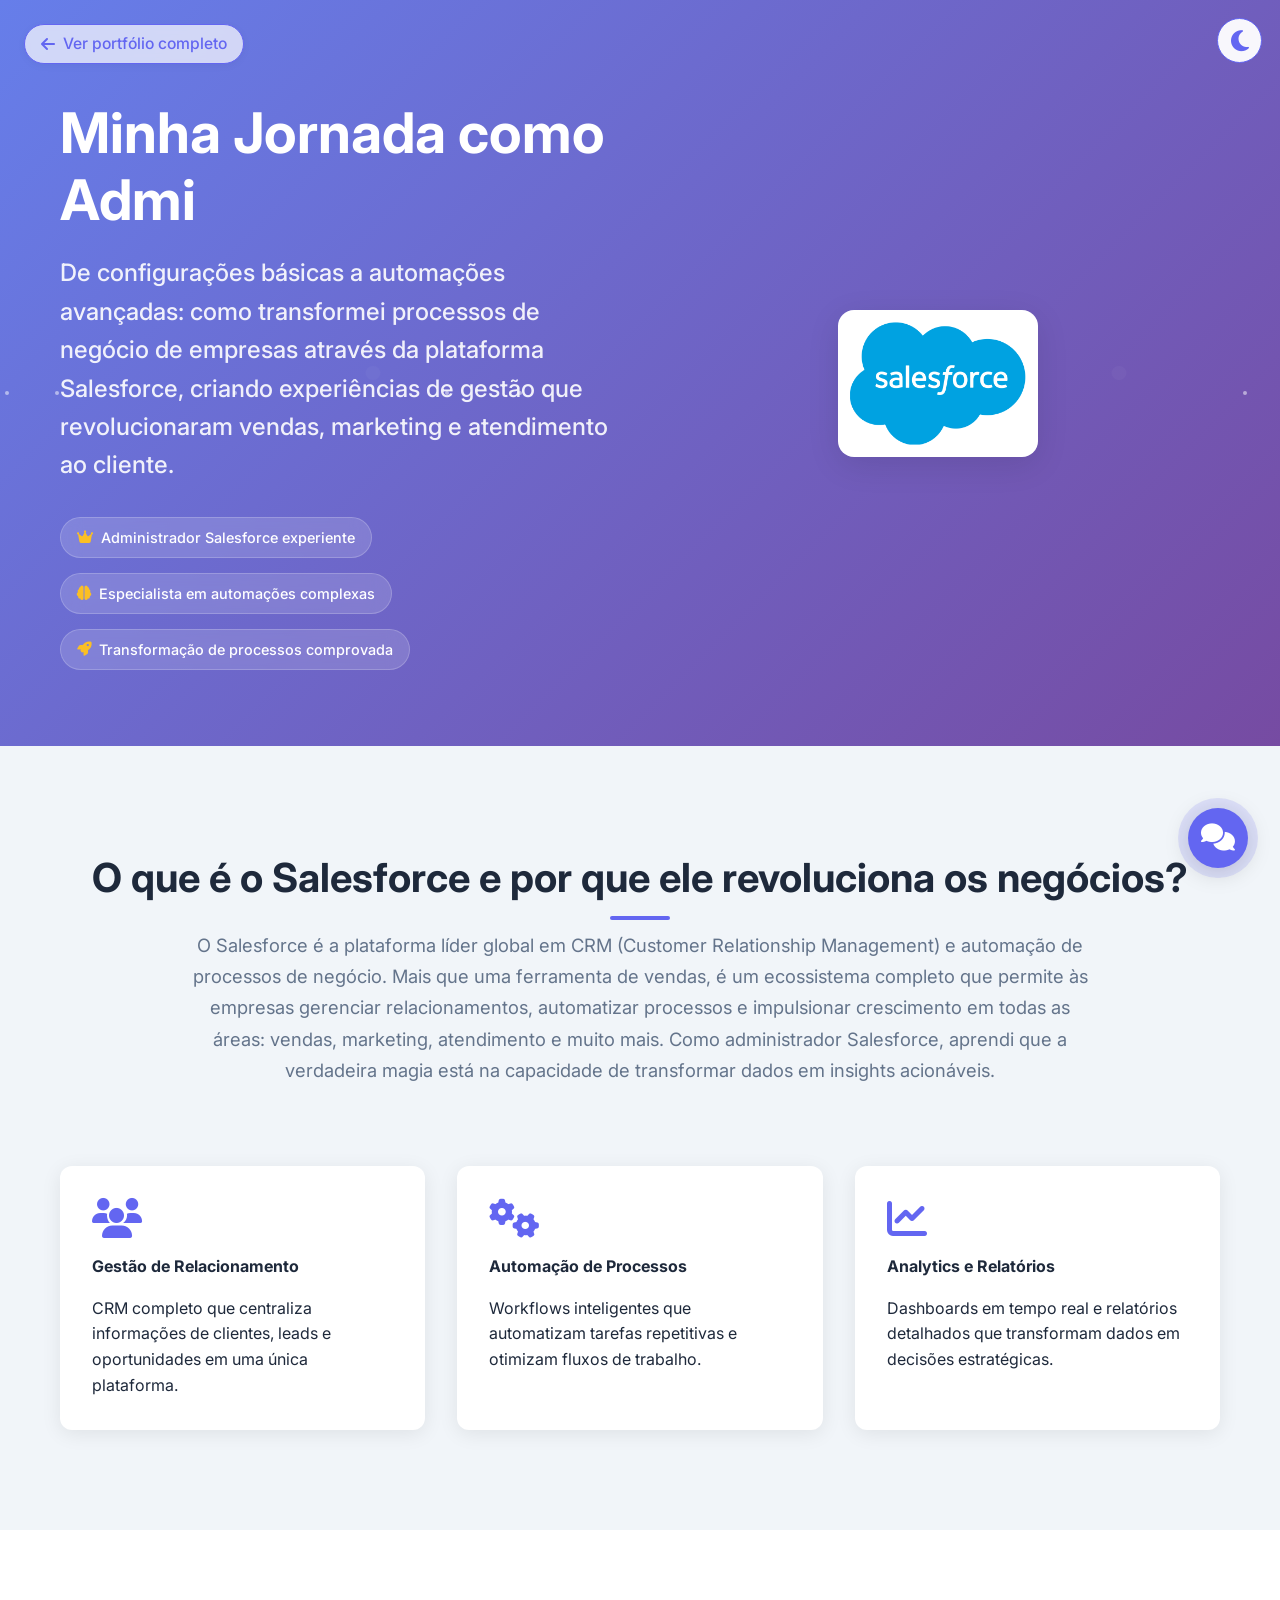
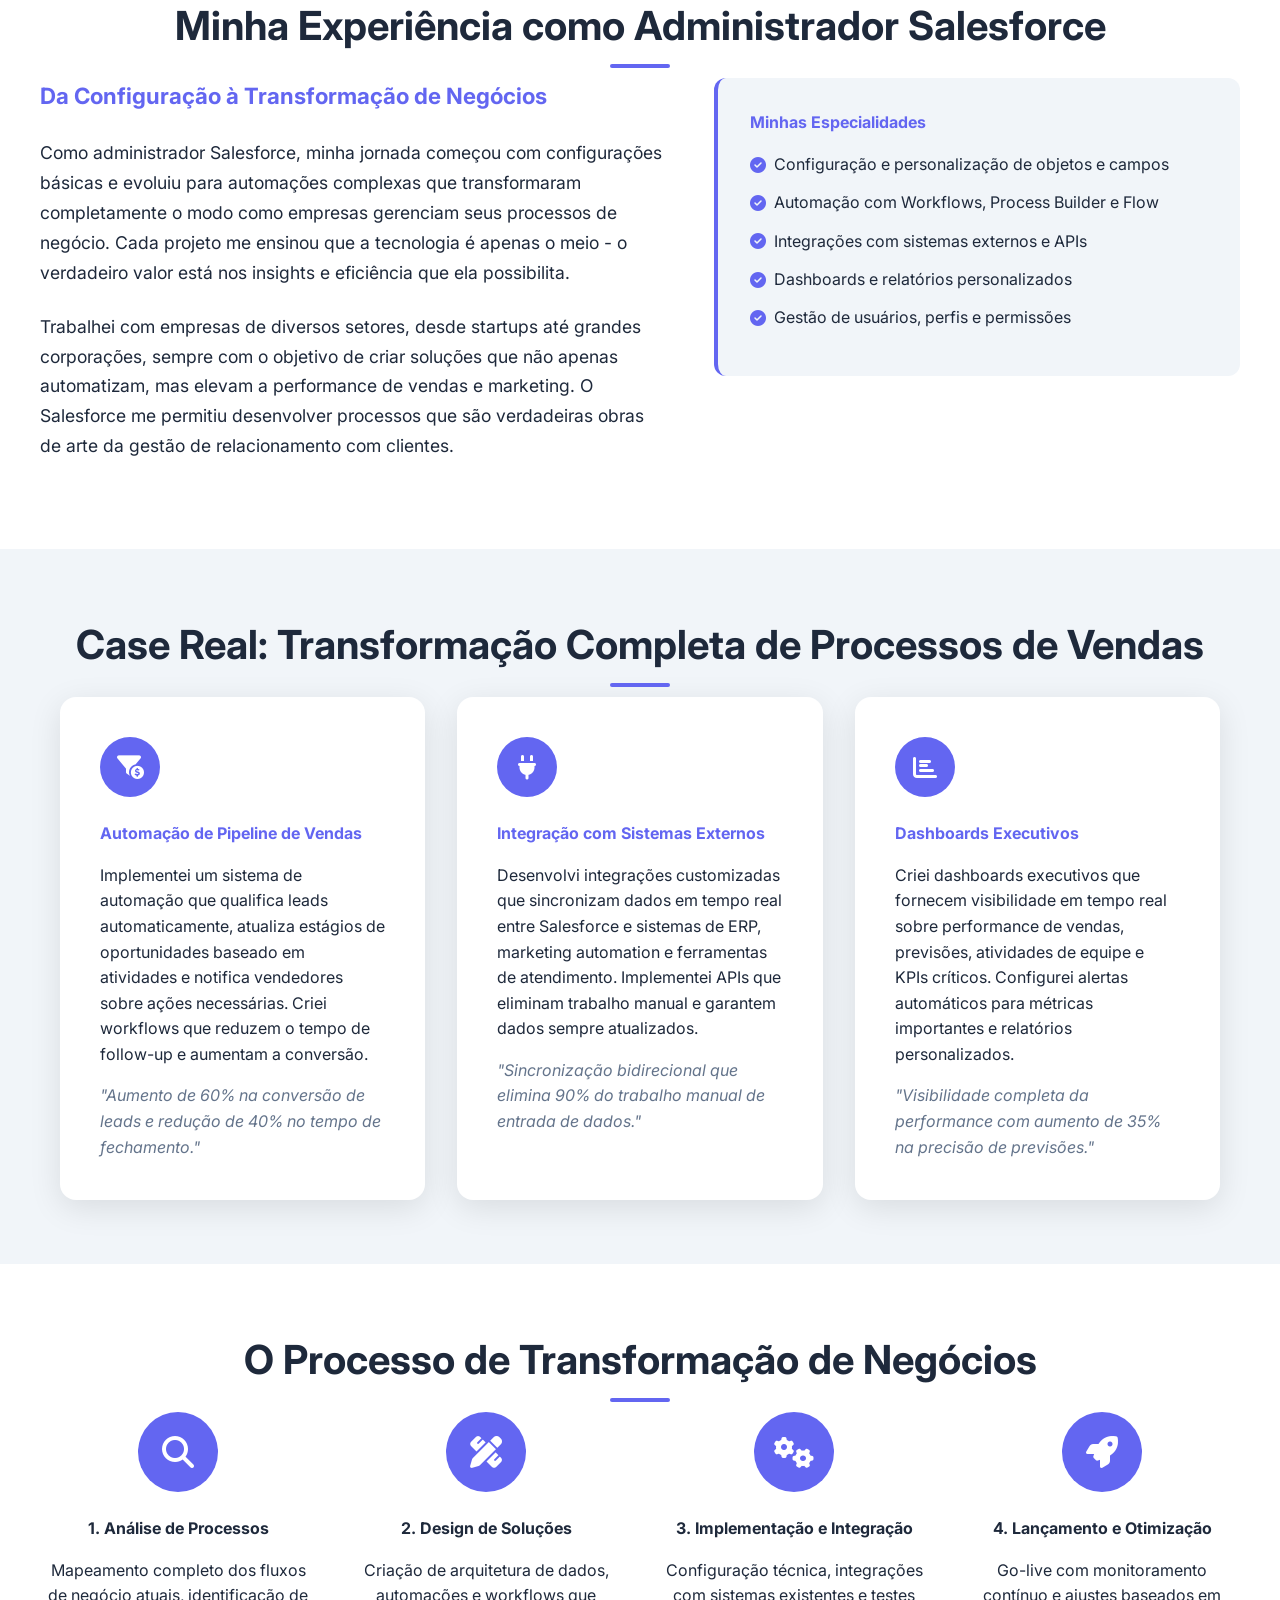
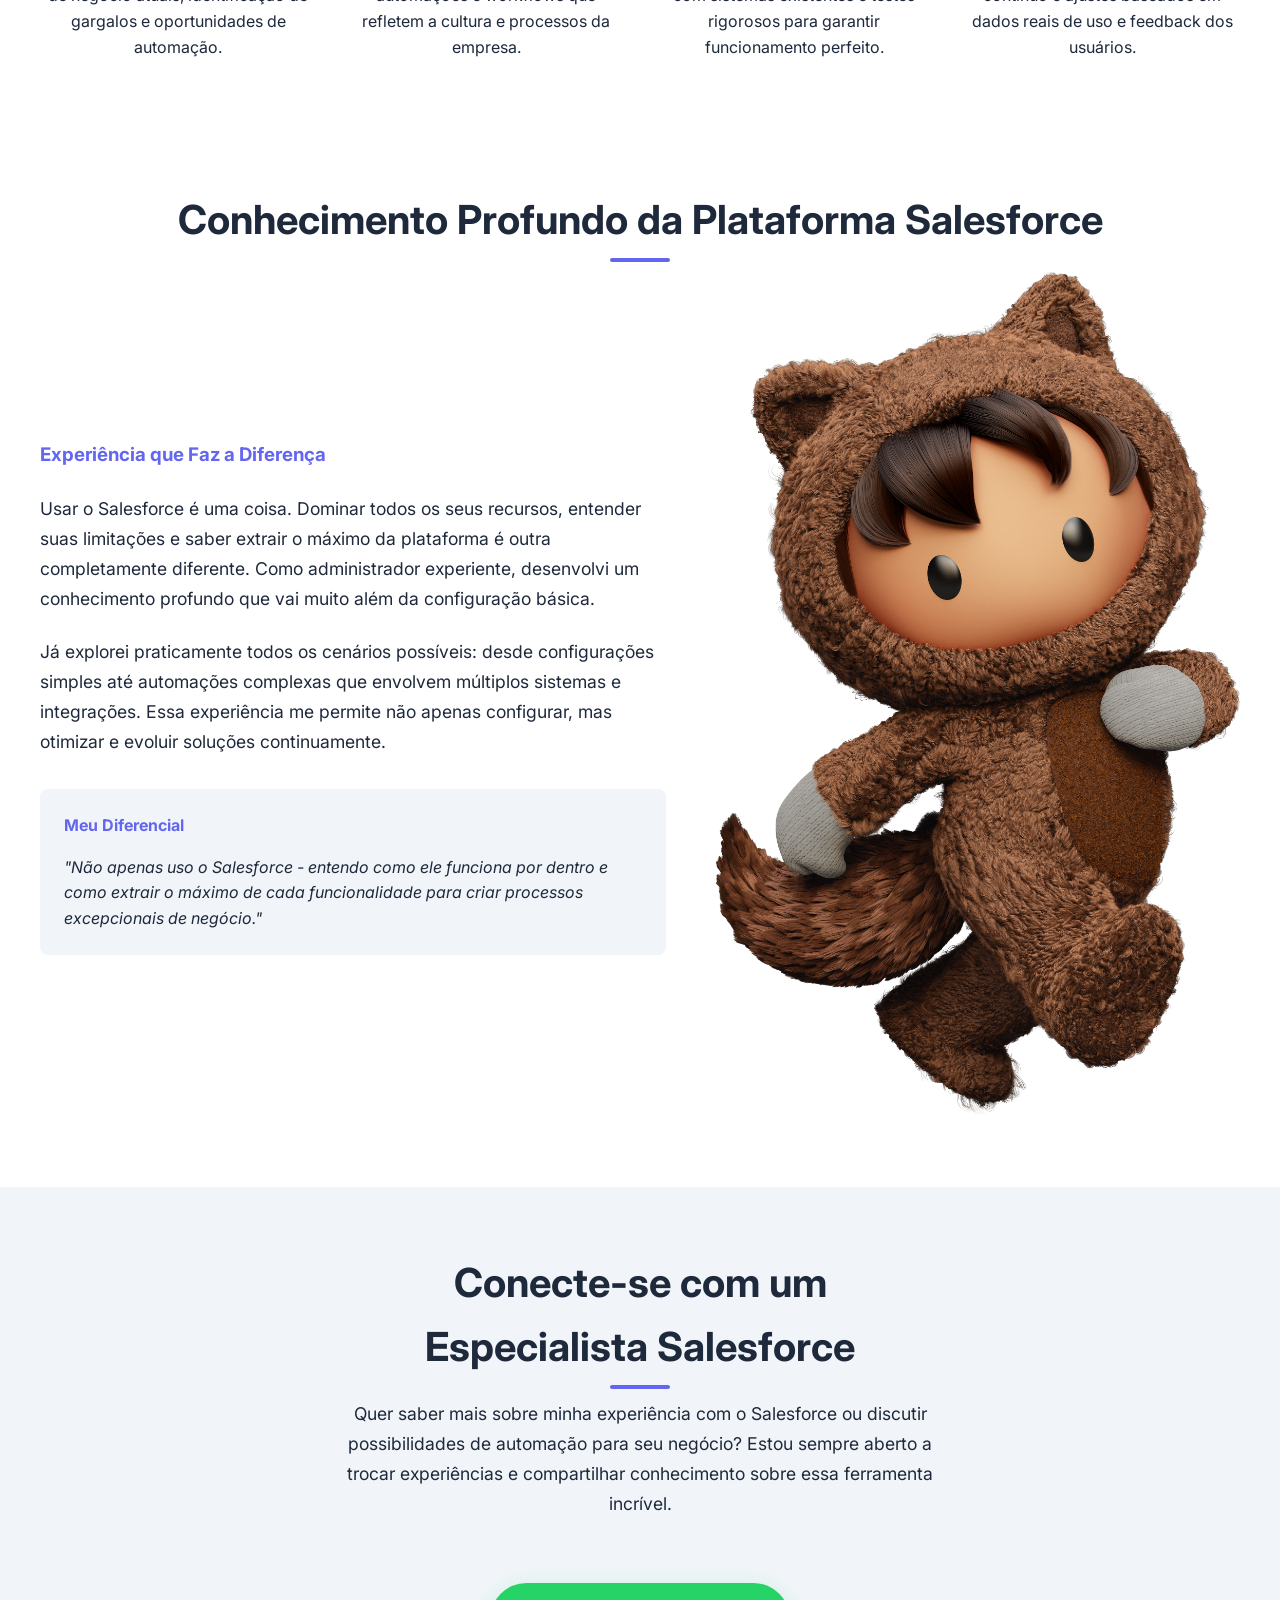
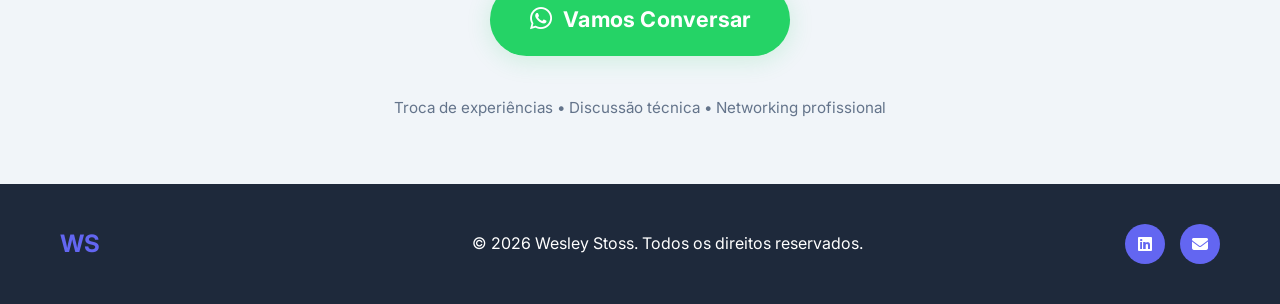
<file: lp/salesforce.html>
<!DOCTYPE html>
<html lang="pt-BR">
<head>
<!-- Google Tag Manager -->
<script>
(function(w,d,s,l,i){w[l]=w[l]||[];w[l].push({'gtm.start':
new Date().getTime(),event:'gtm.js'});var f=d.getElementsByTagName(s)[0],
j=d.createElement(s),dl=l!='dataLayer'?'&l='+l:'';j.async=true;j.src=
'https://www.googletagmanager.com/gtm.js?id='+i+dl;f.parentNode.insertBefore(j,f);
})(window,document,'script','dataLayer','GTM-XXXXXXX');
</script>
<!-- End Google Tag Manager -->

    <meta charset="UTF-8">
    <meta name="viewport" content="width=device-width, initial-scale=1.0">
    <title>Serviços Salesforce: Consultoria, Integração e Automação | Wesley Santos</title>
    <meta name="description" content="Especialista em Salesforce: consultoria, implantação, automação de processos e integração de sistemas. Soluções personalizadas para gestão de clientes (CRM) e aumento de performance.">
    <meta property="og:title" content="Serviços Salesforce: Consultoria, Integração e Automação | Wesley Santos">
    <meta property="og:description" content="Especialista em Salesforce: consultoria, implantação, automação de processos e integração de sistemas. Soluções personalizadas para gestão de clientes (CRM) e aumento de performance.">
    <meta property="og:type" content="website">
    <meta property="og:url" content="https://wesleystoss.com.br/lp/salesforce.html">
    <meta property="og:image" content="https://wesleystoss.com.br/assets/images/salesforce-logo.png">
    <meta name="twitter:card" content="summary_large_image">
    <meta name="twitter:title" content="Serviços Salesforce: Consultoria, Integração e Automação | Wesley Santos">
    <meta name="twitter:description" content="Especialista em Salesforce: consultoria, implantação, automação de processos e integração de sistemas. Soluções personalizadas para gestão de clientes (CRM) e aumento de performance.">
    <meta name="twitter:image" content="https://wesleystoss.com.br/assets/images/salesforce-logo.png">
    <link rel="stylesheet" href="../assets/css/styles.css?v=1">
    <link href="https://fonts.googleapis.com/css2?family=Inter:wght@300;400;500;600;700&display=swap" rel="stylesheet">
    <link rel="stylesheet" href="https://cdnjs.cloudflare.com/ajax/libs/font-awesome/6.4.0/css/all.min.css">
</head>
<body>
<!-- Google Tag Manager (noscript) -->
<noscript><iframe src="https://www.googletagmanager.com/ns.html?id=GTM-XXXXXXX"
height="0" width="0" style="display:none;visibility:hidden"></iframe></noscript>
<!-- End Google Tag Manager (noscript) -->

    <main>
        <section class="hero disruptivo" style="min-height: 70vh; position: relative;">
            <a href="/" class="btn-ghost-portfolio" style="position: absolute; top: 24px; left: 24px; z-index: 10; text-decoration: none; display: flex; align-items: center; gap: 0.5rem; padding: 0.4rem 1rem; border-radius: 24px; background: rgba(255,255,255,0.7); color: var(--primary-color); font-weight: 500; font-size: 0.98rem; border: 1.5px solid var(--primary-color); box-shadow: 0 2px 8px rgba(0,0,0,0.04); transition: background .2s, color .2s, border .2s; backdrop-filter: blur(4px);">
                <i class="fas fa-arrow-left" style="font-size: 1rem;"></i> <span>Ver portfólio completo</span>
            </a>
            <div class="hero-container" style="display: flex; flex-wrap: wrap; align-items: center; gap: 2rem;">
                <div style="flex: 1 1 350px; min-width: 300px;">
                    <h1 class="hero-title">Minha Jornada como Administrador Salesforce</h1>
                    <p class="hero-subtitle">De configurações básicas a automações avançadas: como transformei processos de negócio de empresas através da plataforma Salesforce, criando experiências de gestão que revolucionaram vendas, marketing e atendimento ao cliente.</p>
                    <ul class="hero-badges" style="margin: 2rem 0 1rem 0;">
                        <li class="hero-badge"><i class="fas fa-crown"></i> Administrador Salesforce experiente</li>
                        <li class="hero-badge"><i class="fas fa-brain"></i> Especialista em automações complexas</li>
                        <li class="hero-badge"><i class="fas fa-rocket"></i> Transformação de processos comprovada</li>
                    </ul>
                </div>
                <div style="flex: 1 1 350px; min-width: 300px; text-align: center; display: flex; flex-direction: column; align-items: center;">
                    <img src="../assets/images/salesforce-logo.png" alt="Salesforce Logo" style="max-width: 200px; height: auto; margin-bottom: 1.2rem; background: #fff; border-radius: 16px; padding: 12px; box-shadow: 0 8px 32px rgba(0,0,0,0.1);">
                </div>
            </div>
        </section>

        <section class="about" style="background: var(--background-alt);">
            <div class="container about-content">
                <h2 class="section-title">O que é o Salesforce e por que ele revoluciona os negócios?</h2>
                <p style="font-size: 1.15rem; color: var(--text-secondary); max-width: 900px; margin: 0 auto 2rem auto; text-align: center; line-height: 1.7;">
                    O Salesforce é a plataforma líder global em CRM (Customer Relationship Management) e automação de processos de negócio. Mais que uma ferramenta de vendas, é um ecossistema completo que permite às empresas gerenciar relacionamentos, automatizar processos e impulsionar crescimento em todas as áreas: vendas, marketing, atendimento e muito mais. Como administrador Salesforce, aprendi que a verdadeira magia está na capacidade de transformar dados em insights acionáveis.
                </p>
                <div style="display: flex; flex-wrap: wrap; gap: 2rem; justify-content: center; margin-top: 3rem;">
                    <div style="flex: 1 1 280px; background: #fff; padding: 2rem; border-radius: 12px; box-shadow: 0 4px 20px rgba(0,0,0,0.08);">
                        <i class="fas fa-users" style="font-size: 2.5rem; color: var(--primary-color); margin-bottom: 1rem;"></i>
                        <h4 style="margin-bottom: 1rem;">Gestão de Relacionamento</h4>
                        <p>CRM completo que centraliza informações de clientes, leads e oportunidades em uma única plataforma.</p>
                    </div>
                    <div style="flex: 1 1 280px; background: #fff; padding: 2rem; border-radius: 12px; box-shadow: 0 4px 20px rgba(0,0,0,0.08);">
                        <i class="fas fa-cogs" style="font-size: 2.5rem; color: var(--primary-color); margin-bottom: 1rem;"></i>
                        <h4 style="margin-bottom: 1rem;">Automação de Processos</h4>
                        <p>Workflows inteligentes que automatizam tarefas repetitivas e otimizam fluxos de trabalho.</p>
                    </div>
                    <div style="flex: 1 1 280px; background: #fff; padding: 2rem; border-radius: 12px; box-shadow: 0 4px 20px rgba(0,0,0,0.08);">
                        <i class="fas fa-chart-line" style="font-size: 2.5rem; color: var(--primary-color); margin-bottom: 1rem;"></i>
                        <h4 style="margin-bottom: 1rem;">Analytics e Relatórios</h4>
                        <p>Dashboards em tempo real e relatórios detalhados que transformam dados em decisões estratégicas.</p>
                    </div>
                </div>
            </div>
        </section>

        <section class="container" style="padding: 4rem 0;">
            <h2 class="section-title">Minha Experiência como Administrador Salesforce</h2>
            <div style="display: flex; flex-wrap: wrap; gap: 3rem; align-items: flex-start;">
                <div style="flex: 1 1 500px; min-width: 300px;">
                    <h3 style="color: var(--primary-color); margin-bottom: 1.5rem; font-size: 1.4rem;">Da Configuração à Transformação de Negócios</h3>
                    <p style="font-size: 1.1rem; line-height: 1.7; margin-bottom: 1.5rem;">
                        Como administrador Salesforce, minha jornada começou com configurações básicas e evoluiu para automações complexas que transformaram completamente o modo como empresas gerenciam seus processos de negócio. Cada projeto me ensinou que a tecnologia é apenas o meio - o verdadeiro valor está nos insights e eficiência que ela possibilita.
                    </p>
                    <p style="font-size: 1.1rem; line-height: 1.7; margin-bottom: 1.5rem;">
                        Trabalhei com empresas de diversos setores, desde startups até grandes corporações, sempre com o objetivo de criar soluções que não apenas automatizam, mas elevam a performance de vendas e marketing. O Salesforce me permitiu desenvolver processos que são verdadeiras obras de arte da gestão de relacionamento com clientes.
                    </p>
                </div>
                <div style="flex: 1 1 400px; min-width: 300px;">
                    <div style="background: var(--background-alt); padding: 2rem; border-radius: 12px; border-left: 4px solid var(--primary-color);">
                        <h4 style="margin-bottom: 1rem; color: var(--primary-color);">Minhas Especialidades</h4>
                        <ul style="list-style: none; padding: 0;">
                            <li style="margin-bottom: 0.8rem; display: flex; align-items: center; gap: 0.5rem;">
                                <i class="fas fa-check-circle" style="color: var(--primary-color);"></i>
                                <span>Configuração e personalização de objetos e campos</span>
                            </li>
                            <li style="margin-bottom: 0.8rem; display: flex; align-items: center; gap: 0.5rem;">
                                <i class="fas fa-check-circle" style="color: var(--primary-color);"></i>
                                <span>Automação com Workflows, Process Builder e Flow</span>
                            </li>
                            <li style="margin-bottom: 0.8rem; display: flex; align-items: center; gap: 0.5rem;">
                                <i class="fas fa-check-circle" style="color: var(--primary-color);"></i>
                                <span>Integrações com sistemas externos e APIs</span>
                            </li>
                            <li style="margin-bottom: 0.8rem; display: flex; align-items: center; gap: 0.5rem;">
                                <i class="fas fa-check-circle" style="color: var(--primary-color);"></i>
                                <span>Dashboards e relatórios personalizados</span>
                            </li>
                            <li style="margin-bottom: 0.8rem; display: flex; align-items: center; gap: 0.5rem;">
                                <i class="fas fa-check-circle" style="color: var(--primary-color);"></i>
                                <span>Gestão de usuários, perfis e permissões</span>
                            </li>
                        </ul>
                    </div>
                </div>
            </div>
        </section>

        <section style="padding: 4rem 0; background: var(--background-alt); margin: 0 -1rem;">
            <div class="container">
                <h2 class="section-title">Case Real: Transformação Completa de Processos de Vendas</h2>
                <div style="display: flex; flex-wrap: wrap; gap: 2rem; justify-content: center;">
                    <div style="flex: 1 1 350px; min-width: 300px; background: #fff; padding: 2.5rem; border-radius: 16px; box-shadow: 0 8px 32px rgba(0,0,0,0.1);">
                        <div style="background: var(--primary-color); width: 60px; height: 60px; border-radius: 50%; display: flex; align-items: center; justify-content: center; margin-bottom: 1.5rem;">
                            <i class="fas fa-funnel-dollar" style="font-size: 1.5rem; color: #fff;"></i>
                        </div>
                        <h4 style="margin-bottom: 1rem; color: var(--primary-color);">Automação de Pipeline de Vendas</h4>
                        <p style="line-height: 1.6; margin-bottom: 1rem;">
                            Implementei um sistema de automação que qualifica leads automaticamente, atualiza estágios de oportunidades baseado em atividades e notifica vendedores sobre ações necessárias. Criei workflows que reduzem o tempo de follow-up e aumentam a conversão.
                        </p>
                        <p style="font-style: italic; color: var(--text-secondary);">
                            "Aumento de 60% na conversão de leads e redução de 40% no tempo de fechamento."
                        </p>
                    </div>

                    <div style="flex: 1 1 350px; min-width: 300px; background: #fff; padding: 2.5rem; border-radius: 16px; box-shadow: 0 8px 32px rgba(0,0,0,0.1);">
                        <div style="background: var(--primary-color); width: 60px; height: 60px; border-radius: 50%; display: flex; align-items: center; justify-content: center; margin-bottom: 1.5rem;">
                            <i class="fas fa-plug" style="font-size: 1.5rem; color: #fff;"></i>
                        </div>
                        <h4 style="margin-bottom: 1rem; color: var(--primary-color);">Integração com Sistemas Externos</h4>
                        <p style="line-height: 1.6; margin-bottom: 1rem;">
                            Desenvolvi integrações customizadas que sincronizam dados em tempo real entre Salesforce e sistemas de ERP, marketing automation e ferramentas de atendimento. Implementei APIs que eliminam trabalho manual e garantem dados sempre atualizados.
                        </p>
                        <p style="font-style: italic; color: var(--text-secondary);">
                            "Sincronização bidirecional que elimina 90% do trabalho manual de entrada de dados."
                        </p>
                    </div>

                    <div style="flex: 1 1 350px; min-width: 300px; background: #fff; padding: 2.5rem; border-radius: 16px; box-shadow: 0 8px 32px rgba(0,0,0,0.1);">
                        <div style="background: var(--primary-color); width: 60px; height: 60px; border-radius: 50%; display: flex; align-items: center; justify-content: center; margin-bottom: 1.5rem;">
                            <i class="fas fa-chart-bar" style="font-size: 1.5rem; color: #fff;"></i>
                        </div>
                        <h4 style="margin-bottom: 1rem; color: var(--primary-color);">Dashboards Executivos</h4>
                        <p style="line-height: 1.6; margin-bottom: 1rem;">
                            Criei dashboards executivos que fornecem visibilidade em tempo real sobre performance de vendas, previsões, atividades de equipe e KPIs críticos. Configurei alertas automáticos para métricas importantes e relatórios personalizados.
                        </p>
                        <p style="font-style: italic; color: var(--text-secondary);">
                            "Visibilidade completa da performance com aumento de 35% na precisão de previsões."
                        </p>
                    </div>
                </div>
            </div>
        </section>

        <section class="container" style="padding: 4rem 0;">
            <h2 class="section-title">O Processo de Transformação de Negócios</h2>
            <div style="display: flex; flex-wrap: wrap; gap: 2rem; justify-content: center;">
                <div style="flex: 1 1 250px; min-width: 200px; text-align: center;">
                    <div style="background: var(--primary-color); width: 80px; height: 80px; border-radius: 50%; display: flex; align-items: center; justify-content: center; margin: 0 auto 1.5rem auto;">
                        <i class="fas fa-search" style="font-size: 2rem; color: #fff;"></i>
                    </div>
                    <h4 style="margin-bottom: 1rem;">1. Análise de Processos</h4>
                    <p>Mapeamento completo dos fluxos de negócio atuais, identificação de gargalos e oportunidades de automação.</p>
                </div>
                <div style="flex: 1 1 250px; min-width: 200px; text-align: center;">
                    <div style="background: var(--primary-color); width: 80px; height: 80px; border-radius: 50%; display: flex; align-items: center; justify-content: center; margin: 0 auto 1.5rem auto;">
                        <i class="fas fa-pencil-ruler" style="font-size: 2rem; color: #fff;"></i>
                    </div>
                    <h4 style="margin-bottom: 1rem;">2. Design de Soluções</h4>
                    <p>Criação de arquitetura de dados, automações e workflows que refletem a cultura e processos da empresa.</p>
                </div>
                <div style="flex: 1 1 250px; min-width: 200px; text-align: center;">
                    <div style="background: var(--primary-color); width: 80px; height: 80px; border-radius: 50%; display: flex; align-items: center; justify-content: center; margin: 0 auto 1.5rem auto;">
                        <i class="fas fa-cogs" style="font-size: 2rem; color: #fff;"></i>
                    </div>
                    <h4 style="margin-bottom: 1rem;">3. Implementação e Integração</h4>
                    <p>Configuração técnica, integrações com sistemas existentes e testes rigorosos para garantir funcionamento perfeito.</p>
                </div>
                <div style="flex: 1 1 250px; min-width: 200px; text-align: center;">
                    <div style="background: var(--primary-color); width: 80px; height: 80px; border-radius: 50%; display: flex; align-items: center; justify-content: center; margin: 0 auto 1.5rem auto;">
                        <i class="fas fa-rocket" style="font-size: 2rem; color: #fff;"></i>
                    </div>
                    <h4 style="margin-bottom: 1rem;">4. Lançamento e Otimização</h4>
                    <p>Go-live com monitoramento contínuo e ajustes baseados em dados reais de uso e feedback dos usuários.</p>
                </div>
            </div>
        </section>

        <section class="container" style="padding: 4rem 0;">
            <h2 class="section-title">Conhecimento Profundo da Plataforma Salesforce</h2>
            <div style="display: flex; flex-wrap: wrap; gap: 3rem; align-items: center;">
                <div style="flex: 1 1 500px; min-width: 300px;">
                    <h3 style="color: var(--primary-color); margin-bottom: 1.5rem;">Experiência que Faz a Diferença</h3>
                    <p style="font-size: 1.1rem; line-height: 1.7; margin-bottom: 1.5rem;">
                        Usar o Salesforce é uma coisa. Dominar todos os seus recursos, entender suas limitações e saber extrair o máximo da plataforma é outra completamente diferente. Como administrador experiente, desenvolvi um conhecimento profundo que vai muito além da configuração básica.
                    </p>
                    <p style="font-size: 1.1rem; line-height: 1.7; margin-bottom: 1.5rem;">
                        Já explorei praticamente todos os cenários possíveis: desde configurações simples até automações complexas que envolvem múltiplos sistemas e integrações. Essa experiência me permite não apenas configurar, mas otimizar e evoluir soluções continuamente.
                    </p>
                    <div style="background: var(--background-alt); padding: 1.5rem; border-radius: 8px; margin-top: 2rem;">
                        <h4 style="margin-bottom: 1rem; color: var(--primary-color);">Meu Diferencial</h4>
                        <p style="margin: 0; font-style: italic;">
                            "Não apenas uso o Salesforce - entendo como ele funciona por dentro e como extrair o máximo de cada funcionalidade para criar processos excepcionais de negócio."
                        </p>
                    </div>
                </div>
                <div style="flex: 1 1 400px; min-width: 300px;">
                    <img src="../assets/images/salesforce-mascote.png" alt="Salesforce Expertise" style="max-width: 100%; height: auto; border-radius: 12px;">
                </div>
            </div>
        </section>

        <section id="contato" style="padding: 4rem 0; background: var(--background-alt); margin: 0 -1rem;">
            <div class="container">
                <div class="about-content" style="max-width: 600px; margin: 0 auto; text-align: center;">
                    <h2 class="section-title">Conecte-se com um Especialista Salesforce</h2>
                    <p style="font-size: 1.1rem; line-height: 1.7; margin-bottom: 2rem;">
                        Quer saber mais sobre minha experiência com o Salesforce ou discutir possibilidades de automação para seu negócio? Estou sempre aberto a trocar experiências e compartilhar conhecimento sobre essa ferramenta incrível.
                    </p>
                    <a href="https://wa.me/6199241137?text=Ol%C3%A1%2C+gostaria+de+conversar+sobre+minha+experi%C3%AAncia+com+Salesforce" target="_blank" class="btn-whatsapp-destaque">
                        <i class="fab fa-whatsapp"></i> Vamos Conversar
                    </a>
                    <p style="margin-top: 2rem; color: var(--text-secondary); font-size: 0.95rem;">
                        Troca de experiências • Discussão técnica • Networking profissional
                    </p>
                    <style>
                        .btn-whatsapp-destaque {
                            display: inline-flex;
                            align-items: center;
                            justify-content: center;
                            gap: 0.7rem;
                            background: #25d366;
                            color: #fff !important;
                            font-size: 1.35rem;
                            font-weight: 700;
                            padding: 1.2rem 2.5rem;
                            border-radius: 40px;
                            box-shadow: 0 4px 24px rgba(37,211,102,0.18);
                            margin-top: 2rem;
                            margin-bottom: 0.5rem;
                            text-decoration: none;
                            transition: transform 0.18s, box-shadow 0.18s, background 0.18s;
                            border: none;
                            outline: none;
                            letter-spacing: 0.01em;
                        }
                        .btn-whatsapp-destaque i {
                            font-size: 1.6rem;
                        }
                        .btn-whatsapp-destaque:hover, .btn-whatsapp-destaque:focus {
                            background: #1ebe5d;
                            transform: scale(1.05) translateY(-2px);
                            box-shadow: 0 8px 32px rgba(37,211,102,0.25);
                            color: #fff !important;
                        }
                    </style>
                </div>
            </div>
        </section>
    </main>
    <div id="footer"></div>
    
    <script src="../assets/js/script.js"></script>
    <script>
    // Implementação simples do tema
    console.log('=== INICIANDO SCRIPT DE TEMA ===');
    
    // Função para alternar tema
    function toggleTheme() {
        console.log('Função toggleTheme chamada!');
        const body = document.body;
        const isDark = body.classList.contains('dark-theme');
        
        if (isDark) {
            console.log('Removendo tema dark');
            body.classList.remove('dark-theme');
            document.documentElement.classList.remove('dark-theme');
            document.querySelector('#theme-toggle i').className = 'fas fa-moon';
            localStorage.setItem('theme', 'light');
        } else {
            console.log('Adicionando tema dark');
            body.classList.add('dark-theme');
            document.documentElement.classList.add('dark-theme');
            document.querySelector('#theme-toggle i').className = 'fas fa-sun';
            localStorage.setItem('theme', 'dark');
        }
        
        console.log('Tema atual:', localStorage.getItem('theme'));
    }
    
    // Função para aplicar tema salvo
    function applySavedTheme() {
        console.log('Aplicando tema salvo...');
        const savedTheme = localStorage.getItem('theme');
        console.log('Tema salvo:', savedTheme);
        
        if (savedTheme === 'dark') {
            document.body.classList.add('dark-theme');
            document.documentElement.classList.add('dark-theme');
            const icon = document.querySelector('#theme-toggle i');
            if (icon) icon.className = 'fas fa-sun';
        }
    }
    
    // Aguardar DOM carregar
    document.addEventListener('DOMContentLoaded', function() {
        console.log('DOM carregado!');
        
        // Aplicar tema salvo
        applySavedTheme();
        
        // Adicionar evento ao botão
        const themeBtn = document.getElementById('theme-toggle');
        console.log('Botão encontrado:', themeBtn);
        
        if (themeBtn) {
            console.log('Adicionando evento de clique');
            themeBtn.onclick = toggleTheme;
            console.log('Evento adicionado com sucesso!');
        } else {
            console.error('Botão de tema não encontrado!');
        }
    });
    
    // Carregar footer
    document.addEventListener('DOMContentLoaded', function() {
        const footerEl = document.getElementById('footer');
        if (footerEl) {
            fetch('../assets/components/footer.html')
                .then(res => res.text())
                .then(html => {
                    footerEl.innerHTML = html;
                    if (typeof updateFooterYear === 'function') updateFooterYear();
                });
        }
    });
    </script>
</body>
</html>
</file>
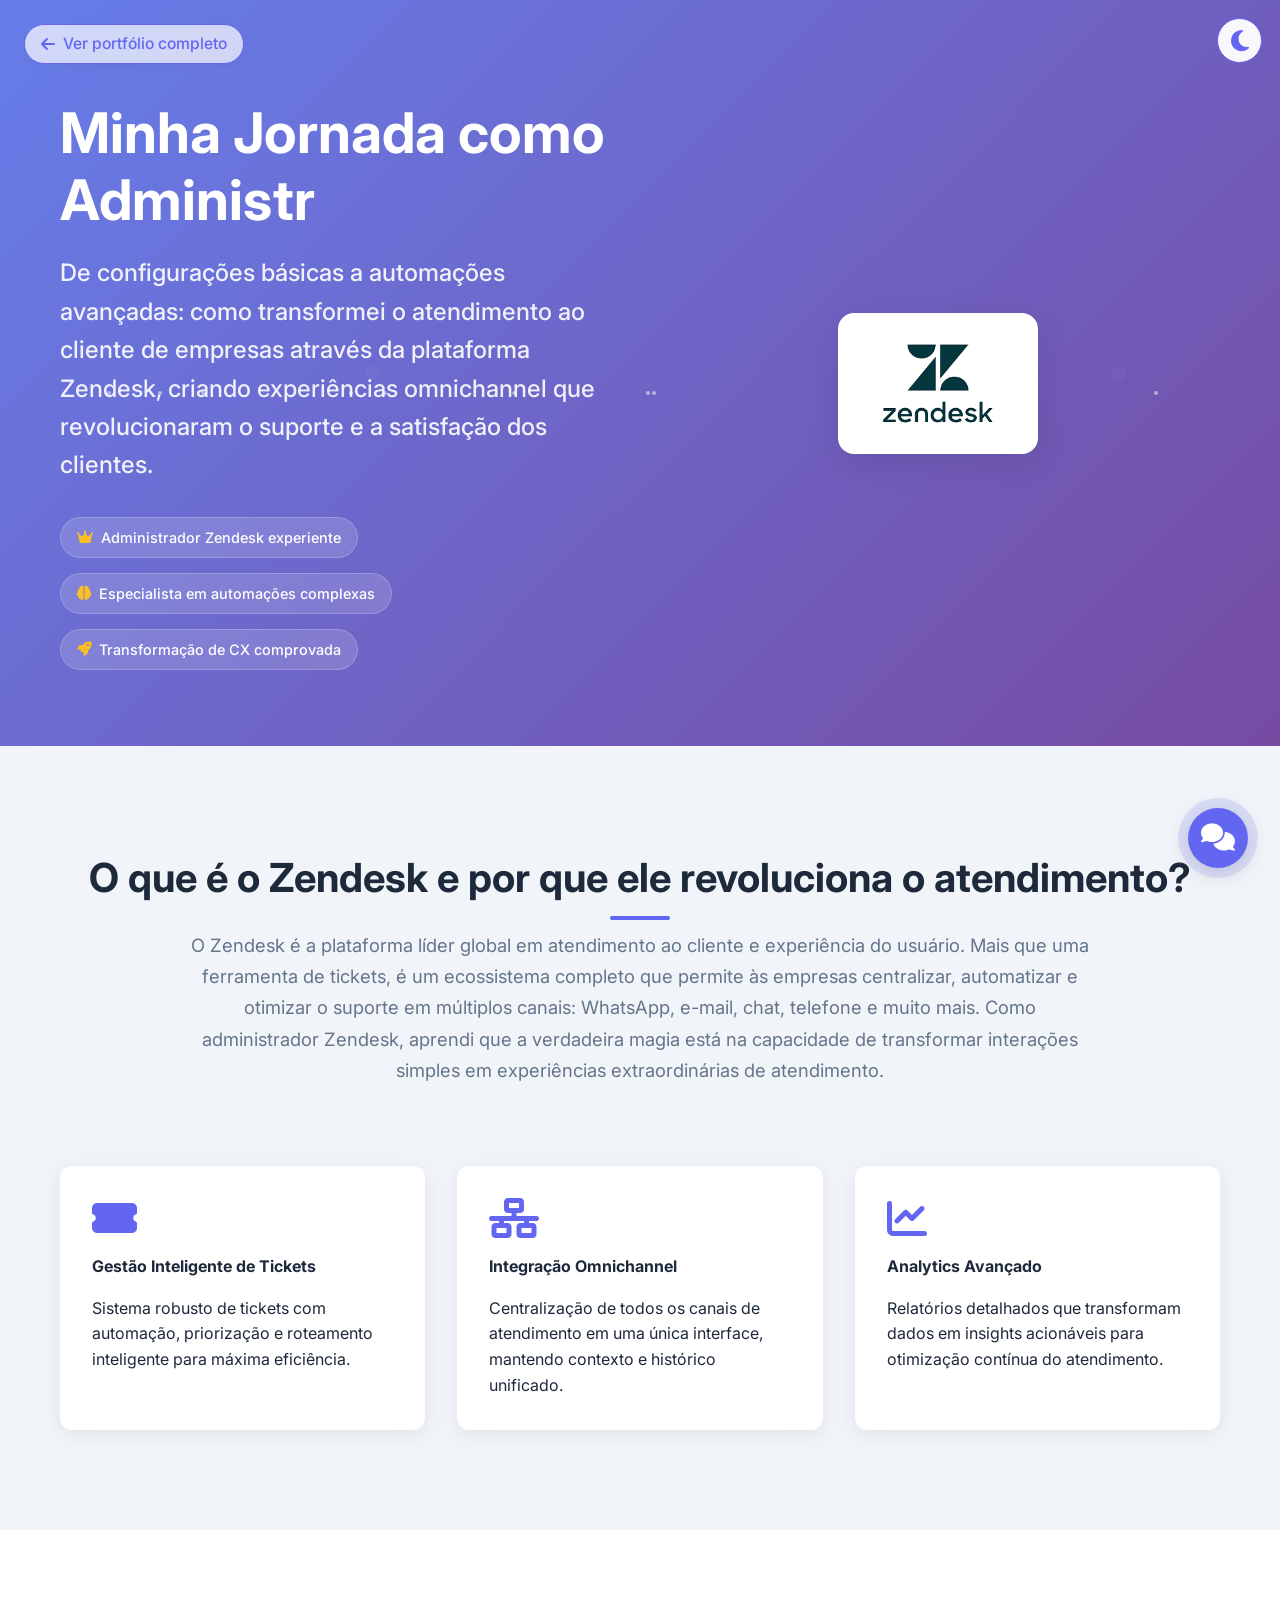
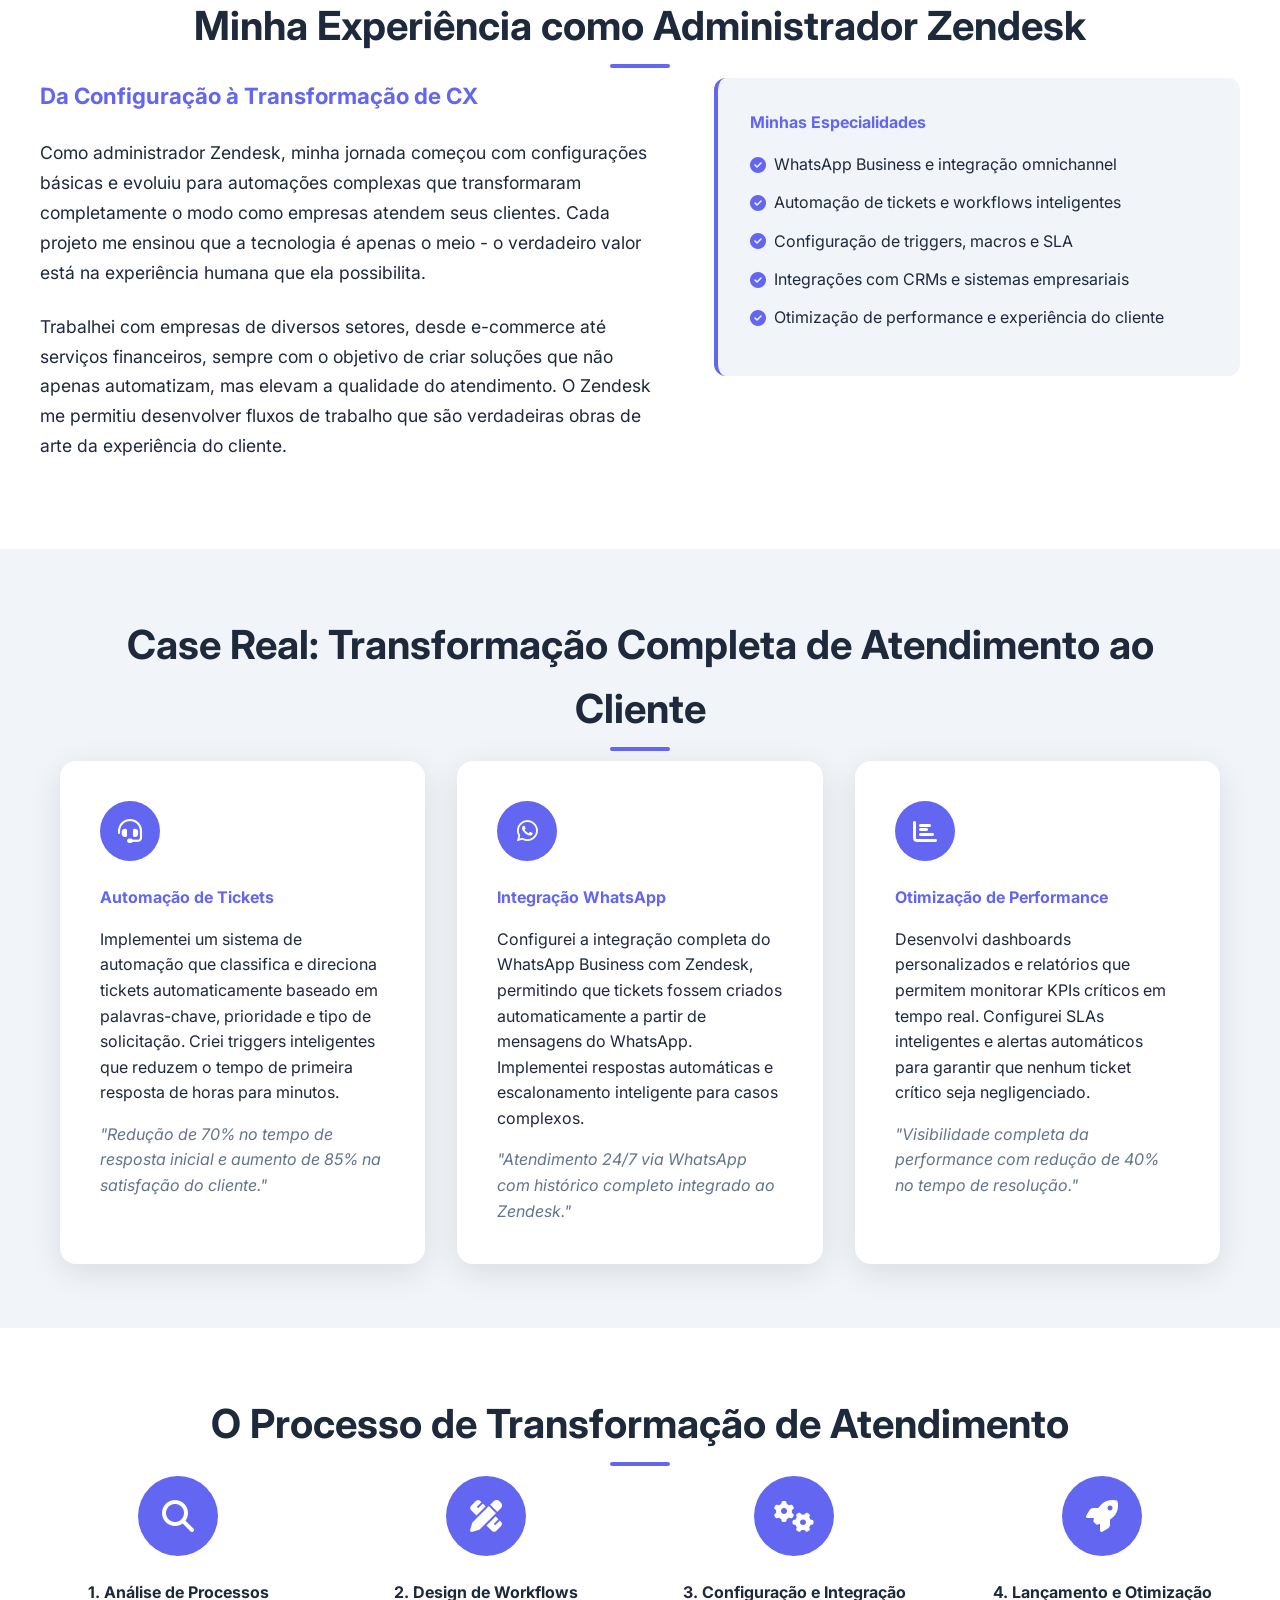
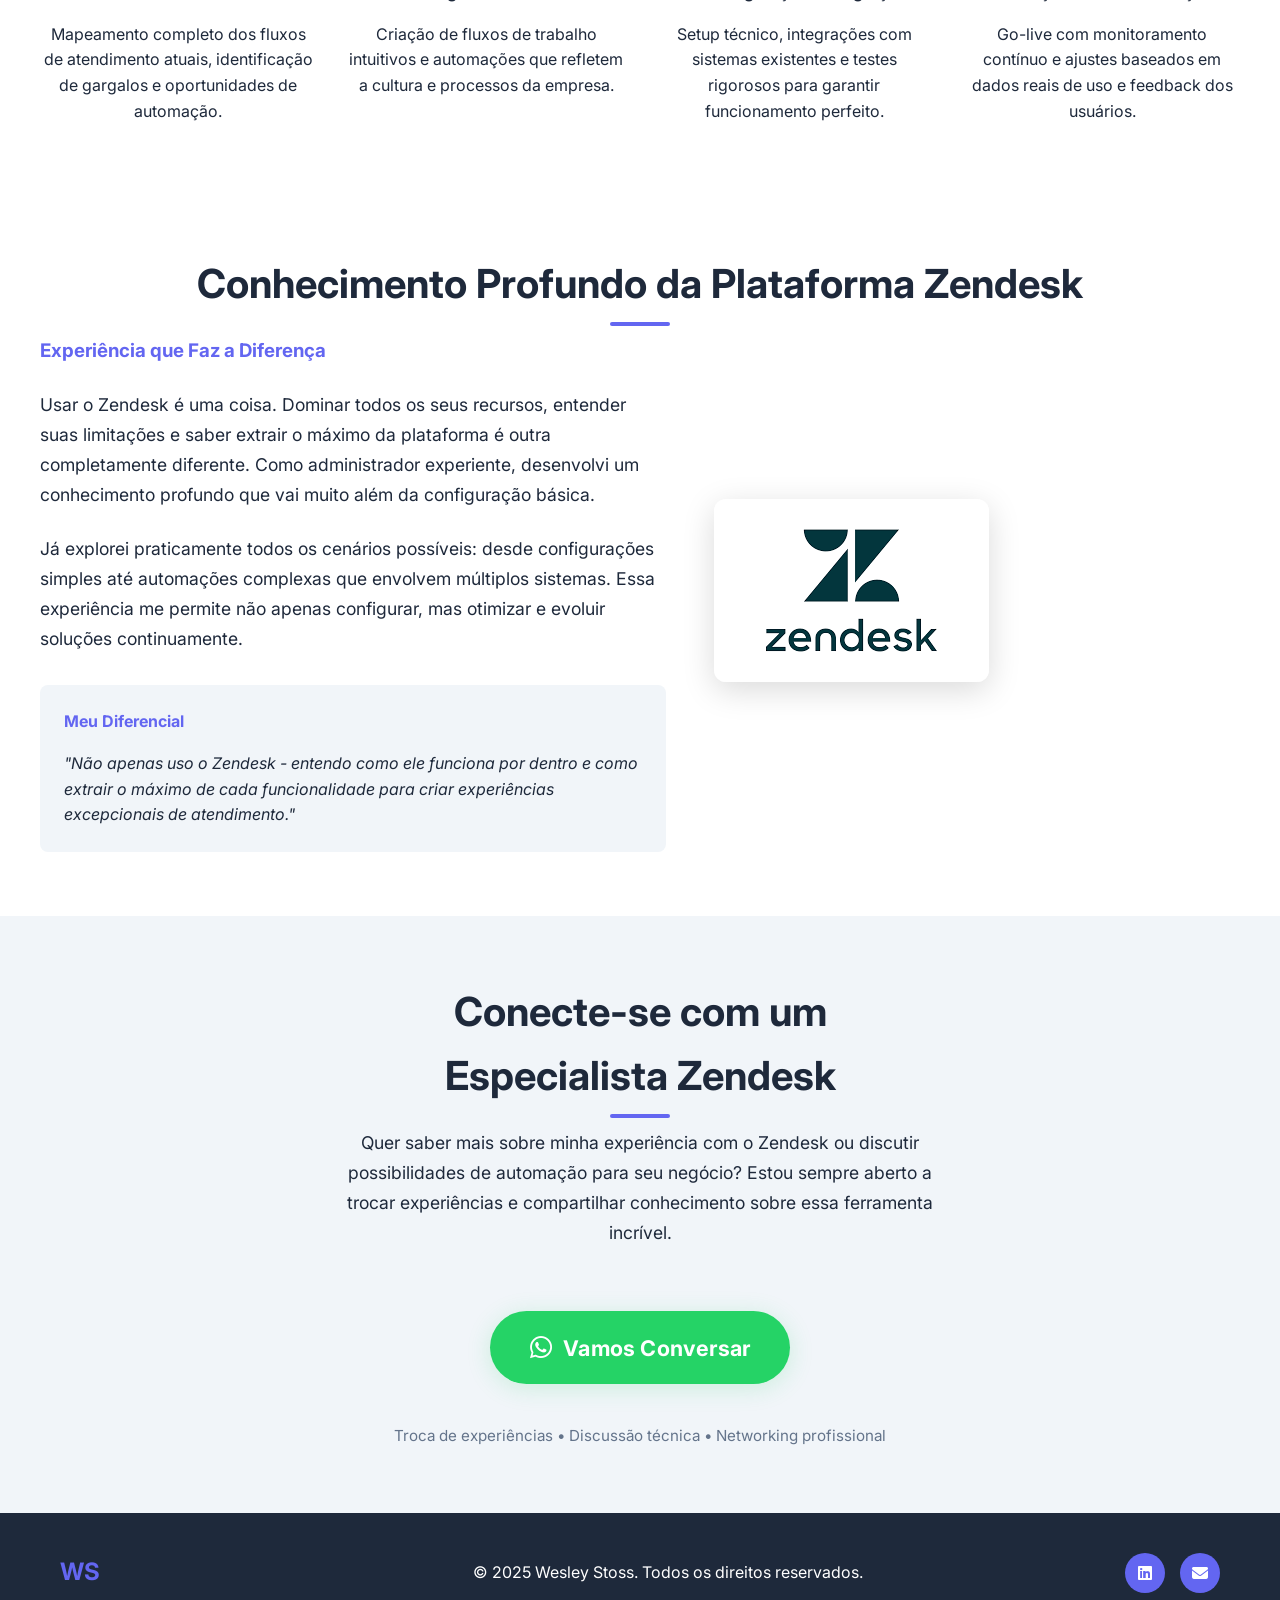
<file: lp/zendesk.html>
<!DOCTYPE html>
<html lang="pt-BR">
<head>
<!-- Google Tag Manager -->
<script>
(function(w,d,s,l,i){w[l]=w[l]||[];w[l].push({'gtm.start':
new Date().getTime(),event:'gtm.js'});var f=d.getElementsByTagName(s)[0],
j=d.createElement(s),dl=l!='dataLayer'?'&l='+l:'';j.async=true;j.src=
'https://www.googletagmanager.com/gtm.js?id='+i+dl;f.parentNode.insertBefore(j,f);
})(window,document,'script','dataLayer','GTM-XXXXXXX');
</script>
<!-- End Google Tag Manager -->

    <meta charset="UTF-8">
    <meta name="viewport" content="width=device-width, initial-scale=1.0">
    <title>Serviços Zendesk: Implantação, Suporte e Integração | Wesley Santos</title>
    <meta name="description" content="Especialista em Zendesk: implantação, automação de atendimento, integração omnichannel e otimização de suporte ao cliente. Soluções para empresas de todos os portes.">
    <meta property="og:title" content="Serviços Zendesk: Implantação, Suporte e Integração | Wesley Santos">
    <meta property="og:description" content="Especialista em Zendesk: implantação, automação de atendimento, integração omnichannel e otimização de suporte ao cliente. Soluções para empresas de todos os portes.">
    <meta property="og:type" content="website">
    <meta property="og:url" content="https://wesleystoss.com.br/lp/zendesk.html">
    <meta property="og:image" content="https://wesleystoss.com.br/assets/images/zendesk.png">
    <meta name="twitter:card" content="summary_large_image">
    <meta name="twitter:title" content="Serviços Zendesk: Implantação, Suporte e Integração | Wesley Santos">
    <meta name="twitter:description" content="Especialista em Zendesk: implantação, automação de atendimento, integração omnichannel e otimização de suporte ao cliente. Soluções para empresas de todos os portes.">
    <meta name="twitter:image" content="https://wesleystoss.com.br/assets/images/zendesk.png">
    <link rel="stylesheet" href="../assets/css/styles.css?v=1">
    <link href="https://fonts.googleapis.com/css2?family=Inter:wght@300;400;500;600;700&display=swap" rel="stylesheet">
    <link rel="stylesheet" href="https://cdnjs.cloudflare.com/ajax/libs/font-awesome/6.4.0/css/all.min.css">
</head>
<body>
<!-- Google Tag Manager (noscript) -->
<noscript><iframe src="https://www.googletagmanager.com/ns.html?id=GTM-XXXXXXX"
height="0" width="0" style="display:none;visibility:hidden"></iframe></noscript>
<!-- End Google Tag Manager (noscript) -->

    <main>
        <section class="hero disruptivo" style="min-height: 70vh; position: relative;">
            <a href="/" class="btn-ghost-portfolio" style="position: absolute; top: 24px; left: 24px; z-index: 10; text-decoration: none; display: flex; align-items: center; gap: 0.5rem; padding: 0.4rem 1rem; border-radius: 24px; background: rgba(255,255,255,0.7); color: var(--primary-color); font-weight: 500; font-size: 0.98rem; border: 1.5px solid var(--primary-color); box-shadow: 0 2px 8px rgba(0,0,0,0.04); transition: background .2s, color .2s, border .2s; backdrop-filter: blur(4px);">
                <i class="fas fa-arrow-left" style="font-size: 1rem;"></i> <span>Ver portfólio completo</span>
            </a>
            <div class="hero-container" style="display: flex; flex-wrap: wrap; align-items: center; gap: 2rem;">
                <div style="flex: 1 1 350px; min-width: 300px;">
                    <h1 class="hero-title">Minha Jornada como Administrador Zendesk</h1>
                    <p class="hero-subtitle">De configurações básicas a automações avançadas: como transformei o atendimento ao cliente de empresas através da plataforma Zendesk, criando experiências omnichannel que revolucionaram o suporte e a satisfação dos clientes.</p>
                    <ul class="hero-badges" style="margin: 2rem 0 1rem 0;">
                        <li class="hero-badge"><i class="fas fa-crown"></i> Administrador Zendesk experiente</li>
                        <li class="hero-badge"><i class="fas fa-brain"></i> Especialista em automações complexas</li>
                        <li class="hero-badge"><i class="fas fa-rocket"></i> Transformação de CX comprovada</li>
                    </ul>
                </div>
                <div style="flex: 1 1 350px; min-width: 300px; text-align: center; display: flex; flex-direction: column; align-items: center;">
                    <img src="../assets/images/zendesk.png" alt="Zendesk Logo" style="max-width: 200px; height: auto; margin-bottom: 1.2rem; background: #fff; border-radius: 16px; padding: 12px; box-shadow: 0 8px 32px rgba(0,0,0,0.1);">
                </div>
            </div>
        </section>

        <section class="about" style="background: var(--background-alt);">
            <div class="container about-content">
                <h2 class="section-title">O que é o Zendesk e por que ele revoluciona o atendimento?</h2>
                <p style="font-size: 1.15rem; color: var(--text-secondary); max-width: 900px; margin: 0 auto 2rem auto; text-align: center; line-height: 1.7;">
                    O Zendesk é a plataforma líder global em atendimento ao cliente e experiência do usuário. Mais que uma ferramenta de tickets, é um ecossistema completo que permite às empresas centralizar, automatizar e otimizar o suporte em múltiplos canais: WhatsApp, e-mail, chat, telefone e muito mais. Como administrador Zendesk, aprendi que a verdadeira magia está na capacidade de transformar interações simples em experiências extraordinárias de atendimento.
                </p>
                <div style="display: flex; flex-wrap: wrap; gap: 2rem; justify-content: center; margin-top: 3rem;">
                    <div style="flex: 1 1 280px; background: #fff; padding: 2rem; border-radius: 12px; box-shadow: 0 4px 20px rgba(0,0,0,0.08);">
                        <i class="fas fa-ticket-alt" style="font-size: 2.5rem; color: var(--primary-color); margin-bottom: 1rem;"></i>
                        <h4 style="margin-bottom: 1rem;">Gestão Inteligente de Tickets</h4>
                        <p>Sistema robusto de tickets com automação, priorização e roteamento inteligente para máxima eficiência.</p>
                    </div>
                    <div style="flex: 1 1 280px; background: #fff; padding: 2rem; border-radius: 12px; box-shadow: 0 4px 20px rgba(0,0,0,0.08);">
                        <i class="fas fa-network-wired" style="font-size: 2.5rem; color: var(--primary-color); margin-bottom: 1rem;"></i>
                        <h4 style="margin-bottom: 1rem;">Integração Omnichannel</h4>
                        <p>Centralização de todos os canais de atendimento em uma única interface, mantendo contexto e histórico unificado.</p>
                    </div>
                    <div style="flex: 1 1 280px; background: #fff; padding: 2rem; border-radius: 12px; box-shadow: 0 4px 20px rgba(0,0,0,0.08);">
                        <i class="fas fa-chart-line" style="font-size: 2.5rem; color: var(--primary-color); margin-bottom: 1rem;"></i>
                        <h4 style="margin-bottom: 1rem;">Analytics Avançado</h4>
                        <p>Relatórios detalhados que transformam dados em insights acionáveis para otimização contínua do atendimento.</p>
                    </div>
                </div>
            </div>
        </section>

        <section class="container" style="padding: 4rem 0;">
            <h2 class="section-title">Minha Experiência como Administrador Zendesk</h2>
            <div style="display: flex; flex-wrap: wrap; gap: 3rem; align-items: flex-start;">
                <div style="flex: 1 1 500px; min-width: 300px;">
                    <h3 style="color: var(--primary-color); margin-bottom: 1.5rem; font-size: 1.4rem;">Da Configuração à Transformação de CX</h3>
                    <p style="font-size: 1.1rem; line-height: 1.7; margin-bottom: 1.5rem;">
                        Como administrador Zendesk, minha jornada começou com configurações básicas e evoluiu para automações complexas que transformaram completamente o modo como empresas atendem seus clientes. Cada projeto me ensinou que a tecnologia é apenas o meio - o verdadeiro valor está na experiência humana que ela possibilita.
                    </p>
                    <p style="font-size: 1.1rem; line-height: 1.7; margin-bottom: 1.5rem;">
                        Trabalhei com empresas de diversos setores, desde e-commerce até serviços financeiros, sempre com o objetivo de criar soluções que não apenas automatizam, mas elevam a qualidade do atendimento. O Zendesk me permitiu desenvolver fluxos de trabalho que são verdadeiras obras de arte da experiência do cliente.
                    </p>
                </div>
                <div style="flex: 1 1 400px; min-width: 300px;">
                    <div style="background: var(--background-alt); padding: 2rem; border-radius: 12px; border-left: 4px solid var(--primary-color);">
                        <h4 style="margin-bottom: 1rem; color: var(--primary-color);">Minhas Especialidades</h4>
                        <ul style="list-style: none; padding: 0;">
                            <li style="margin-bottom: 0.8rem; display: flex; align-items: center; gap: 0.5rem;">
                                <i class="fas fa-check-circle" style="color: var(--primary-color);"></i>
                                <span>WhatsApp Business e integração omnichannel</span>
                            </li>
                            <li style="margin-bottom: 0.8rem; display: flex; align-items: center; gap: 0.5rem;">
                                <i class="fas fa-check-circle" style="color: var(--primary-color);"></i>
                                <span>Automação de tickets e workflows inteligentes</span>
                            </li>
                            <li style="margin-bottom: 0.8rem; display: flex; align-items: center; gap: 0.5rem;">
                                <i class="fas fa-check-circle" style="color: var(--primary-color);"></i>
                                <span>Configuração de triggers, macros e SLA</span>
                            </li>
                            <li style="margin-bottom: 0.8rem; display: flex; align-items: center; gap: 0.5rem;">
                                <i class="fas fa-check-circle" style="color: var(--primary-color);"></i>
                                <span>Integrações com CRMs e sistemas empresariais</span>
                            </li>
                            <li style="margin-bottom: 0.8rem; display: flex; align-items: center; gap: 0.5rem;">
                                <i class="fas fa-check-circle" style="color: var(--primary-color);"></i>
                                <span>Otimização de performance e experiência do cliente</span>
                            </li>
                        </ul>
                    </div>
                </div>
            </div>
        </section>

        <section style="padding: 4rem 0; background: var(--background-alt); margin: 0 -1rem;">
            <div class="container">
                <h2 class="section-title">Case Real: Transformação Completa de Atendimento ao Cliente</h2>
                <div style="display: flex; flex-wrap: wrap; gap: 2rem; justify-content: center;">
                    <div style="flex: 1 1 350px; min-width: 300px; background: #fff; padding: 2.5rem; border-radius: 16px; box-shadow: 0 8px 32px rgba(0,0,0,0.1);">
                        <div style="background: var(--primary-color); width: 60px; height: 60px; border-radius: 50%; display: flex; align-items: center; justify-content: center; margin-bottom: 1.5rem;">
                            <i class="fas fa-headset" style="font-size: 1.5rem; color: #fff;"></i>
                        </div>
                        <h4 style="margin-bottom: 1rem; color: var(--primary-color);">Automação de Tickets</h4>
                        <p style="line-height: 1.6; margin-bottom: 1rem;">
                            Implementei um sistema de automação que classifica e direciona tickets automaticamente baseado em palavras-chave, prioridade e tipo de solicitação. Criei triggers inteligentes que reduzem o tempo de primeira resposta de horas para minutos.
                        </p>
                        <p style="font-style: italic; color: var(--text-secondary);">
                            "Redução de 70% no tempo de resposta inicial e aumento de 85% na satisfação do cliente."
                        </p>
                    </div>

                    <div style="flex: 1 1 350px; min-width: 300px; background: #fff; padding: 2.5rem; border-radius: 16px; box-shadow: 0 8px 32px rgba(0,0,0,0.1);">
                        <div style="background: var(--primary-color); width: 60px; height: 60px; border-radius: 50%; display: flex; align-items: center; justify-content: center; margin-bottom: 1.5rem;">
                            <i class="fab fa-whatsapp" style="font-size: 1.5rem; color: #fff;"></i>
                        </div>
                        <h4 style="margin-bottom: 1rem; color: var(--primary-color);">Integração WhatsApp</h4>
                        <p style="line-height: 1.6; margin-bottom: 1rem;">
                            Configurei a integração completa do WhatsApp Business com Zendesk, permitindo que tickets fossem criados automaticamente a partir de mensagens do WhatsApp. Implementei respostas automáticas e escalonamento inteligente para casos complexos.
                        </p>
                        <p style="font-style: italic; color: var(--text-secondary);">
                            "Atendimento 24/7 via WhatsApp com histórico completo integrado ao Zendesk."
                        </p>
                    </div>

                    <div style="flex: 1 1 350px; min-width: 300px; background: #fff; padding: 2.5rem; border-radius: 16px; box-shadow: 0 8px 32px rgba(0,0,0,0.1);">
                        <div style="background: var(--primary-color); width: 60px; height: 60px; border-radius: 50%; display: flex; align-items: center; justify-content: center; margin-bottom: 1.5rem;">
                            <i class="fas fa-chart-bar" style="font-size: 1.5rem; color: #fff;"></i>
                        </div>
                        <h4 style="margin-bottom: 1rem; color: var(--primary-color);">Otimização de Performance</h4>
                        <p style="line-height: 1.6; margin-bottom: 1rem;">
                            Desenvolvi dashboards personalizados e relatórios que permitem monitorar KPIs críticos em tempo real. Configurei SLAs inteligentes e alertas automáticos para garantir que nenhum ticket crítico seja negligenciado.
                        </p>
                        <p style="font-style: italic; color: var(--text-secondary);">
                            "Visibilidade completa da performance com redução de 40% no tempo de resolução."
                        </p>
                    </div>
                </div>
            </div>
        </section>

        <section class="container" style="padding: 4rem 0;">
            <h2 class="section-title">O Processo de Transformação de Atendimento</h2>
            <div style="display: flex; flex-wrap: wrap; gap: 2rem; justify-content: center;">
                <div style="flex: 1 1 250px; min-width: 200px; text-align: center;">
                    <div style="background: var(--primary-color); width: 80px; height: 80px; border-radius: 50%; display: flex; align-items: center; justify-content: center; margin: 0 auto 1.5rem auto;">
                        <i class="fas fa-search" style="font-size: 2rem; color: #fff;"></i>
                    </div>
                    <h4 style="margin-bottom: 1rem;">1. Análise de Processos</h4>
                    <p>Mapeamento completo dos fluxos de atendimento atuais, identificação de gargalos e oportunidades de automação.</p>
                </div>
                <div style="flex: 1 1 250px; min-width: 200px; text-align: center;">
                    <div style="background: var(--primary-color); width: 80px; height: 80px; border-radius: 50%; display: flex; align-items: center; justify-content: center; margin: 0 auto 1.5rem auto;">
                        <i class="fas fa-pencil-ruler" style="font-size: 2rem; color: #fff;"></i>
                    </div>
                    <h4 style="margin-bottom: 1rem;">2. Design de Workflows</h4>
                    <p>Criação de fluxos de trabalho intuitivos e automações que refletem a cultura e processos da empresa.</p>
                </div>
                <div style="flex: 1 1 250px; min-width: 200px; text-align: center;">
                    <div style="background: var(--primary-color); width: 80px; height: 80px; border-radius: 50%; display: flex; align-items: center; justify-content: center; margin: 0 auto 1.5rem auto;">
                        <i class="fas fa-cogs" style="font-size: 2rem; color: #fff;"></i>
                    </div>
                    <h4 style="margin-bottom: 1rem;">3. Configuração e Integração</h4>
                    <p>Setup técnico, integrações com sistemas existentes e testes rigorosos para garantir funcionamento perfeito.</p>
                </div>
                <div style="flex: 1 1 250px; min-width: 200px; text-align: center;">
                    <div style="background: var(--primary-color); width: 80px; height: 80px; border-radius: 50%; display: flex; align-items: center; justify-content: center; margin: 0 auto 1.5rem auto;">
                        <i class="fas fa-rocket" style="font-size: 2rem; color: #fff;"></i>
                    </div>
                    <h4 style="margin-bottom: 1rem;">4. Lançamento e Otimização</h4>
                    <p>Go-live com monitoramento contínuo e ajustes baseados em dados reais de uso e feedback dos usuários.</p>
                </div>
            </div>
        </section>

        <section class="container" style="padding: 4rem 0;">
            <h2 class="section-title">Conhecimento Profundo da Plataforma Zendesk</h2>
            <div style="display: flex; flex-wrap: wrap; gap: 3rem; align-items: center;">
                <div style="flex: 1 1 500px; min-width: 300px;">
                    <h3 style="color: var(--primary-color); margin-bottom: 1.5rem;">Experiência que Faz a Diferença</h3>
                    <p style="font-size: 1.1rem; line-height: 1.7; margin-bottom: 1.5rem;">
                        Usar o Zendesk é uma coisa. Dominar todos os seus recursos, entender suas limitações e saber extrair o máximo da plataforma é outra completamente diferente. Como administrador experiente, desenvolvi um conhecimento profundo que vai muito além da configuração básica.
                    </p>
                    <p style="font-size: 1.1rem; line-height: 1.7; margin-bottom: 1.5rem;">
                        Já explorei praticamente todos os cenários possíveis: desde configurações simples até automações complexas que envolvem múltiplos sistemas. Essa experiência me permite não apenas configurar, mas otimizar e evoluir soluções continuamente.
                    </p>
                    <div style="background: var(--background-alt); padding: 1.5rem; border-radius: 8px; margin-top: 2rem;">
                        <h4 style="margin-bottom: 1rem; color: var(--primary-color);">Meu Diferencial</h4>
                        <p style="margin: 0; font-style: italic;">
                            "Não apenas uso o Zendesk - entendo como ele funciona por dentro e como extrair o máximo de cada funcionalidade para criar experiências excepcionais de atendimento."
                        </p>
                    </div>
                </div>
                <div style="flex: 1 1 400px; min-width: 300px;">
                    <img src="../assets/images/zendesk.png" alt="Zendesk Expertise" style="max-width: 100%; height: auto; border-radius: 12px; box-shadow: 0 8px 32px rgba(0,0,0,0.15);">
                </div>
            </div>
        </section>

        <section id="contato" style="padding: 4rem 0; background: var(--background-alt); margin: 0 -1rem;">
            <div class="container">
                <div class="about-content" style="max-width: 600px; margin: 0 auto; text-align: center;">
                    <h2 class="section-title">Conecte-se com um Especialista Zendesk</h2>
                    <p style="font-size: 1.1rem; line-height: 1.7; margin-bottom: 2rem;">
                        Quer saber mais sobre minha experiência com o Zendesk ou discutir possibilidades de automação para seu negócio? Estou sempre aberto a trocar experiências e compartilhar conhecimento sobre essa ferramenta incrível.
                    </p>
                    <a href="https://wa.me/6199241137?text=Ol%C3%A1%2C+gostaria+de+conversar+sobre+minha+experi%C3%AAncia+com+Zendesk" target="_blank" class="btn-whatsapp-destaque">
                        <i class="fab fa-whatsapp"></i> Vamos Conversar
                    </a>
                    <p style="margin-top: 2rem; color: var(--text-secondary); font-size: 0.95rem;">
                        Troca de experiências • Discussão técnica • Networking profissional
                    </p>
                </div>
            </div>
        </section>
    </main>
    <div id="footer"></div>
    
    <script src="../assets/js/script.js"></script>
    <script>
    // Implementação simples do tema
    console.log('=== INICIANDO SCRIPT DE TEMA ===');
    
    // Função para alternar tema
    function toggleTheme() {
        console.log('Função toggleTheme chamada!');
        const body = document.body;
        const isDark = body.classList.contains('dark-theme');
        
        if (isDark) {
            console.log('Removendo tema dark');
            body.classList.remove('dark-theme');
            document.documentElement.classList.remove('dark-theme');
            document.querySelector('#theme-toggle i').className = 'fas fa-moon';
            localStorage.setItem('theme', 'light');
        } else {
            console.log('Adicionando tema dark');
            body.classList.add('dark-theme');
            document.documentElement.classList.add('dark-theme');
            document.querySelector('#theme-toggle i').className = 'fas fa-sun';
            localStorage.setItem('theme', 'dark');
        }
        
        console.log('Tema atual:', localStorage.getItem('theme'));
    }
    
    // Função para aplicar tema salvo
    function applySavedTheme() {
        console.log('Aplicando tema salvo...');
        const savedTheme = localStorage.getItem('theme');
        console.log('Tema salvo:', savedTheme);
        
        if (savedTheme === 'dark') {
            document.body.classList.add('dark-theme');
            document.documentElement.classList.add('dark-theme');
            const icon = document.querySelector('#theme-toggle i');
            if (icon) icon.className = 'fas fa-sun';
        }
    }
    
    // Aguardar DOM carregar
    document.addEventListener('DOMContentLoaded', function() {
        console.log('DOM carregado!');
        
        // Aplicar tema salvo
        applySavedTheme();
        
        // Adicionar evento ao botão
        const themeBtn = document.getElementById('theme-toggle');
        console.log('Botão encontrado:', themeBtn);
        
        if (themeBtn) {
            console.log('Adicionando evento de clique');
            themeBtn.onclick = toggleTheme;
            console.log('Evento adicionado com sucesso!');
        } else {
            console.error('Botão de tema não encontrado!');
        }
    });
    
    // Carregar footer
    document.addEventListener('DOMContentLoaded', function() {
        const footerEl = document.getElementById('footer');
        if (footerEl) {
            fetch('../assets/components/footer.html')
                .then(res => res.text())
                .then(html => {
                    footerEl.innerHTML = html;
                    if (typeof updateFooterYear === 'function') updateFooterYear();
                });
        }
    });
    </script>
</body>
</html>
</file>
<file: assets/css/styles.css>
/* Reset e Configurações Globais */
* {
    margin: 0;
    padding: 0;
    box-sizing: border-box;
}

:root {
    --primary-color: #6366f1;
    --primary-dark: #4f46e5;
    --secondary-color: #f8fafc;
    --text-primary: #1e293b;
    --text-secondary: #64748b;
    --text-light: #94a3b8;
    --background: #ffffff;
    --background-alt: #f1f5f9;
    --border: #e2e8f0;
    --shadow: 0 4px 6px -1px rgba(0, 0, 0, 0.1);
    --shadow-lg: 0 10px 15px -3px rgba(0, 0, 0, 0.1);
    --gradient: linear-gradient(135deg, #667eea 0%, #764ba2 100%);
    --transition: all 0.3s ease;
}

html {
    scroll-behavior: smooth;
}

body {
    font-family: 'Inter', sans-serif;
    line-height: 1.6;
    color: var(--text-primary);
    background-color: var(--background);
}

.container {
    max-width: 1200px;
    margin: 0 auto;
    padding: 0 20px;
}

/* Navegação */
.navbar {
    position: fixed;
    top: 0;
    width: 100%;
    background: rgba(255, 255, 255, 0.95);
    backdrop-filter: blur(10px);
    z-index: 1000;
    transition: var(--transition);
    border-bottom: 1px solid var(--border);
}

.nav-container {
    max-width: 1200px;
    margin: 0 auto;
    padding: 0 20px;
    display: flex;
    justify-content: space-between;
    align-items: center;
    height: 70px;
}

.nav-logo {
    font-size: 24px;
    font-weight: 700;
    color: var(--primary-color);
    width: 65px;
}

.nav-menu {
    display: flex;
    list-style: none;
    gap: 30px;
}

.nav-link {
    text-decoration: none;
    color: var(--text-primary);
    font-weight: 500;
    transition: var(--transition);
    position: relative;
}

.nav-link:hover {
    color: var(--primary-color);
}

.nav-link::after {
    content: '';
    position: absolute;
    bottom: -5px;
    left: 0;
    width: 0;
    height: 2px;
    background: var(--primary-color);
    transition: var(--transition);
}

.nav-link:hover::after {
    width: 100%;
}

.hamburger {
    display: none;
    flex-direction: column;
    cursor: pointer;
}

.hamburger span {
    width: 25px;
    height: 3px;
    background: var(--text-primary);
    margin: 3px 0;
    transition: var(--transition);
}

/* Hero Section */
.hero {
    min-height: 100vh;
    display: flex;
    align-items: center;
    background: linear-gradient(135deg, #667eea 0%, #764ba2 100%);
    color: white;
    position: relative;
    overflow: hidden;
    padding: 100px 0 60px 0;
}

.hero::before {
    content: '';
    position: absolute;
    top: 0;
    left: 0;
    right: 0;
    bottom: 0;
    background: url('data:image/svg+xml,<svg xmlns="http://www.w3.org/2000/svg" viewBox="0 0 100 100"><defs><pattern id="grain" width="100" height="100" patternUnits="userSpaceOnUse"><circle cx="50" cy="50" r="1" fill="white" opacity="0.1"/></pattern></defs><rect width="100" height="100" fill="url(%23grain)"/></svg>');
    opacity: 0.3;
}

.hero-container {
    background: transparent !important;
    border: none !important;
    max-width: 1200px;
    margin: 0 auto;
    padding: 0 20px;
    position: relative;
    z-index: 2;
}

.hero-content {
    display: grid;
    grid-template-columns: 1fr 1fr;
    gap: 60px;
    align-items: center;
}

.hero-title {
    font-size: 3.5rem;
    font-weight: 700;
    margin-bottom: 20px;
    line-height: 1.2;
}

.highlight {
    color: #fbbf24;
    position: relative;
}

.highlight::after {
    content: '';
    position: absolute;
    bottom: 5px;
    left: 0;
    width: 100%;
    height: 8px;
    background: rgba(251, 191, 36, 0.3);
    z-index: -1;
}

/* Hero Badges */
.hero-badges {
    display: flex;
    gap: 15px;
    margin-bottom: 30px;
    flex-wrap: wrap;
}

.hero-badge {
    display: flex;
    align-items: center;
    gap: 8px;
    background: rgba(255, 255, 255, 0.15);
    padding: 8px 16px;
    border-radius: 25px;
    font-size: 0.9rem;
    font-weight: 500;
    backdrop-filter: blur(10px);
    border: 1px solid rgba(255, 255, 255, 0.2);
    transition: var(--transition);
}

.hero-badge:hover {
    background: rgba(255, 255, 255, 0.25);
    transform: translateY(-2px);
}

.hero-badge i {
    color: #fbbf24;
}

/* Profile Status */
.profile-status {
    display: flex;
    align-items: center;
    gap: 8px;
    background: rgba(34, 197, 94, 0.9);
    color: white;
    padding: 6px 12px;
    border-radius: 20px;
    font-size: 0.8rem;
    font-weight: 500;
    margin-top: 10px;
    backdrop-filter: blur(10px);
}

.status-dot {
    width: 8px;
    height: 8px;
    background: #22c55e;
    border-radius: 50%;
    animation: pulse 2s infinite;
}

@keyframes pulse {
    0% { opacity: 1; }
    50% { opacity: 0.5; }
    100% { opacity: 1; }
}

/* Profile Stats */
.profile-stats {
    display: flex;
    gap: 20px;
    margin-top: 15px;
    justify-content: center;
}

.profile-stat {
    text-align: center;
}

.profile-stat .stat-number {
    display: block;
    font-size: 1.8rem;
    font-weight: 700;
    color: #fbbf24;
    text-shadow: 0 2px 4px rgba(0, 0, 0, 0.3);
    margin-bottom: 5px;
}

.profile-stat .stat-text {
    font-size: 0.8rem;
    opacity: 0.9;
    color: white;
    font-weight: 500;
}

/* Hero Achievements */
.hero-achievements {
    display: flex;
    gap: 20px;
    margin-bottom: 30px;
    flex-wrap: wrap;
}

.achievement-item {
    display: flex;
    align-items: center;
    gap: 8px;
    font-size: 0.9rem;
    opacity: 0.9;
}

.achievement-item i {
    color: #fbbf24;
    font-size: 1rem;
}

.hero-subtitle {
    font-size: 1.5rem;
    font-weight: 500;
    margin-bottom: 20px;
    opacity: 0.9;
}

.hero-description {
    font-size: 1.1rem;
    margin-bottom: 40px;
    opacity: 0.8;
    line-height: 1.7;
}

.hero-buttons {
    display: flex;
    gap: 20px;
    flex-wrap: wrap;
}

.btn {
    padding: 12px 30px;
    border: none;
    border-radius: 8px;
    font-weight: 600;
    text-decoration: none;
    display: inline-flex;
    align-items: center;
    gap: 8px;
    transition: var(--transition);
    cursor: pointer;
    font-size: 1rem;
}

.btn-primary {
    background: white;
    color: var(--primary-color);
}

.btn-primary:hover {
    transform: translateY(-2px);
    box-shadow: var(--shadow-lg);
}

.btn-secondary {
    background: transparent;
    color: white;
    border: 2px solid white;
}

.btn-secondary:hover {
    background: white;
    color: var(--primary-color);
    transform: translateY(-2px);
}

.btn-small {
    padding: 8px 16px;
    font-size: 0.9rem;
}

.hero-image {
    display: flex;
    justify-content: center;
    align-items: center;
}

.profile-card {
    background: rgba(255, 255, 255, 0.1);
    backdrop-filter: blur(10px);
    border-radius: 20px;
    padding: 40px;
    text-align: center;
    border: 1px solid rgba(255, 255, 255, 0.2);
    max-width: 300px;
    width: 100%;
    transition: all 0.3s ease;
}

.profile-card:hover {
    transform: translateY(-5px);
    box-shadow: 0 12px 40px rgba(0, 0, 0, 0.3);
    border-color: rgba(255, 255, 255, 0.4);
}

.profile-avatar {
    width: 120px;
    height: 120px;
    border-radius: 50%;
    overflow: hidden;
    margin: 0 auto 15px;
    border: 4px solid rgba(255, 255, 255, 0.4);
    box-shadow: 0 8px 32px rgba(0, 0, 0, 0.3);
    transition: var(--transition);
}

.profile-avatar:hover {
    transform: scale(1.05);
    border-color: rgba(255, 255, 255, 0.6);
    box-shadow: 0 12px 40px rgba(0, 0, 0, 0.4);
}

.profile-image {
    width: 100%;
    height: 100%;
    object-fit: cover;
    border-radius: 50%;
    border: 3px solid rgba(255, 255, 255, 0.3);
    box-shadow: 0 8px 32px rgba(0, 0, 0, 0.3);
}

.profile-info h3 {
    font-size: 1.3rem;
    margin-bottom: 5px;
}

.profile-info p {
    font-size: 0.9rem;
}

.scroll-indicator {
    position: absolute;
    bottom: 30px;
    left: 50%;
    transform: translateX(-50%);
    animation: bounce 2s infinite;
}

.scroll-arrow {
    width: 30px;
    height: 30px;
    border: 2px solid white;
    border-top: none;
    border-left: none;
    transform: rotate(45deg);
}

@keyframes bounce {
    0%, 20%, 50%, 80%, 100% {
        transform: translateX(-50%) translateY(0);
    }
    40% {
        transform: translateX(-50%) translateY(-10px);
    }
    60% {
        transform: translateX(-50%) translateY(-5px);
    }
}

/* Seções Gerais */
section {
    padding: 100px 0;
}

.section-title {
    font-size: 2.5rem;
    font-weight: 700;
    text-align: center;
    margin-bottom: 20px;
    color: var(--text-primary);
    position: relative;
}

.section-subtitle {
    font-size: 1.1rem;
    text-align: center;
    margin-bottom: 60px;
    color: var(--text-secondary);
    max-width: 600px;
    margin-left: auto;
    margin-right: auto;
}

.section-title::after {
    content: '';
    position: absolute;
    bottom: -10px;
    left: 50%;
    transform: translateX(-50%);
    width: 60px;
    height: 4px;
    background: var(--primary-color);
    border-radius: 2px;
}

/* Sobre Section */
.about {
    padding: 100px 0;
    background: var(--background-alt);
}

.about-content {
    display: flex;
    flex-direction: column;
    align-items: center;
    justify-content: center;
    width: 100%;
}

.about-text, .about-value {
    width: 100%;
    max-width: 1200px;
    margin: 0 auto;
    display: flex;
    flex-direction: column;
    align-items: center;
}

/* About Intro */
.about-intro h3 {
    font-size: 1.8rem;
    font-weight: 600;
    margin-bottom: 20px;
    color: var(--text-primary);
}

.about-intro p {
    font-size: 1.1rem;
    line-height: 1.7;
    margin-bottom: 30px;
    color: var(--text-secondary);
}

/* About Expertise */
.about-expertise {
    margin-bottom: 40px;
}

.about-expertise h4 {
    font-size: 1.3rem;
    font-weight: 600;
    margin-bottom: 20px;
    color: var(--text-primary);
}

.about-expertise p {
    font-size: 1rem;
    line-height: 1.6;
    margin-bottom: 15px;
    color: var(--text-secondary);
}

.about-expertise strong {
    color: var(--primary-color);
    font-weight: 600;
}

/* About Value */
.about-value h4 {
    font-size: 1.3rem;
    font-weight: 600;
    margin-bottom: 25px;
    color: var(--text-primary);
}

.value-propositions {
    display: grid;
    grid-template-columns: repeat(3, 1fr);
    gap: 32px;
    max-width: 1100px;
    width: 100%;
    margin: 0 auto;
    justify-items: center;
}

@media (max-width: 1000px) {
  .value-propositions {
    grid-template-columns: repeat(2, 1fr);
  }
}
@media (max-width: 700px) {
  .value-propositions {
    grid-template-columns: 1fr;
  }
}
.value-item {
    background: white;
    border-radius: 16px;
    box-shadow: var(--shadow);
    padding: 24px 20px;
    display: flex;
    flex-direction: column;
    align-items: center;
    gap: 15px;
    width: 100%;
    max-width: 320px;
    margin: 0 auto;
    text-align: center;
    transition: var(--transition);
}
.value-item:hover {
    transform: translateY(-5px);
    box-shadow: var(--shadow-lg);
}

.value-item i {
    display: flex;
    align-items: center;
    justify-content: center;
    font-size: 2rem;
    color: var(--primary-color);
    background: var(--background-alt);
    border-radius: 50%;
    width: 48px;
    height: 48px;
    margin-bottom: 12px;
    box-shadow: 0 2px 8px rgba(99, 102, 241, 0.08);
}

.value-content h5 {
    font-size: 1.1rem;
    font-weight: 600;
    margin-bottom: 8px;
    color: var(--text-primary);
}

.value-content p {
    font-size: 0.9rem;
    line-height: 1.5;
    color: var(--text-secondary);
}

.about-text p {
    font-size: 1.1rem;
    line-height: 1.7;
    margin-bottom: 20px;
    color: var(--text-secondary);
}

.about-highlights {
    display: grid;
    grid-template-columns: repeat(auto-fit, minmax(200px, 1fr));
    gap: 30px;
}

.highlight-item {
    text-align: center;
    padding: 30px 20px;
    background: white;
    border-radius: 12px;
    box-shadow: var(--shadow);
    transition: var(--transition);
}

.highlight-item:hover {
    transform: translateY(-5px);
    box-shadow: var(--shadow-lg);
}

.highlight-item i {
    font-size: 2rem;
    color: var(--primary-color);
    margin-bottom: 15px;
}

.highlight-item h4 {
    font-size: 1.2rem;
    margin-bottom: 10px;
    color: var(--text-primary);
}

.highlight-item p {
    color: var(--text-secondary);
    font-size: 0.9rem;
}

.about-stats {
    display: grid;
    grid-template-columns: 1fr 1fr;
    gap: 20px;
}

.stat-card {
    background: white;
    padding: 30px 20px;
    border-radius: 12px;
    text-align: center;
    box-shadow: var(--shadow);
    transition: var(--transition);
    border: 1px solid var(--border);
}

.stat-card:hover {
    transform: translateY(-5px);
    box-shadow: var(--shadow-lg);
}

.stat-number {
    font-size: 2.5rem;
    font-weight: 700;
    color: var(--primary-color);
    margin-bottom: 10px;
    display: block;
}

.stat-label {
    font-size: 1rem;
    font-weight: 600;
    color: var(--text-primary);
    margin-bottom: 8px;
    display: block;
}

.stat-description {
    font-size: 0.85rem;
    color: var(--text-secondary);
    font-weight: 500;
}

/* Experiências Section */
.experience-grid {
    display: grid;
    grid-template-columns: repeat(auto-fit, minmax(350px, 1fr));
    gap: 30px;
    margin-top: 40px;
}

.experience-card {
    background: white;
    border-radius: 16px;
    padding: 30px;
    box-shadow: var(--shadow);
    transition: var(--transition);
    border: 1px solid var(--border);
    position: relative;
    overflow: hidden;
}

.experience-card.featured {
    border: 2px solid var(--primary-color);
    transform: scale(1.02);
}

.experience-card.featured::before {
    content: '⭐ Destaque';
    position: absolute;
    top: 15px;
    right: 15px;
    background: var(--primary-color);
    color: white;
    padding: 4px 12px;
    border-radius: 20px;
    font-size: 0.8rem;
    font-weight: 600;
}

.experience-card:hover {
    transform: translateY(-10px);
    box-shadow: var(--shadow-lg);
    border-color: var(--primary-color);
}

.experience-card.featured:hover {
    transform: translateY(-10px) scale(1.02);
}

.experience-header {
    display: flex;
    align-items: center;
    gap: 20px;
    margin-bottom: 25px;
}

.experience-icon {
    width: 60px;
    height: 60px;
    background: var(--gradient);
    border-radius: 12px;
    display: flex;
    align-items: center;
    justify-content: center;
    color: white;
    font-size: 1.5rem;
    flex-shrink: 0;
}

.experience-title {
    padding-top: 24px;
}

.experience-title h3 {
    font-size: 1.4rem;
    font-weight: 600;
    margin-bottom: 8px;
    color: var(--text-primary);
}

.experience-category {
    font-size: 0.9rem;
    color: var(--text-secondary);
    font-weight: 500;
}

/* experience Badges */
.experience-badges {
    display: flex;
    gap: 8px;
    margin-top: 8px;
}

.experience-badge {
    padding: 4px 10px;
    border-radius: 12px;
    font-size: 0.75rem;
    font-weight: 600;
}

.experience-badge.success {
    background: rgba(34, 197, 94, 0.1);
    color: #16a34a;
}

.experience-badge.primary {
    background: rgba(99, 102, 241, 0.1);
    color: var(--primary-color);
}

.experience-badge.admin {
    background: #d6e3ff;
    color: #2563eb;
    /* border: 1px solid #1e40af; */
    border-radius: 16px;
    font-weight: 600;
    box-shadow: 0 2px 8px 0 rgba(37,99,235,0.10);
    display: inline-block;
    vertical-align: middle;
    letter-spacing: 0.02em;
    transition: background 0.2s, color 0.2s;
}

.experience-badge.dev {
    background: #ffe9d2;
    color: #f59e42;
    border-radius: 16px;
    font-weight: 600;
    display: inline-block;
    vertical-align: middle;
    letter-spacing: 0.02em;
    transition: background 0.2s, color 0.2s;
}

.experience-content {
    margin-bottom: 25px;
}

.experience-content p {
    font-size: 1rem;
    line-height: 1.6;
    color: var(--text-secondary);
    margin-bottom: 20px;
}

/* experience Results */
.experience-results {
    margin-bottom: 20px;
}

.experience-results h4 {
    font-size: 1.1rem;
    font-weight: 600;
    margin-bottom: 15px;
    color: var(--text-primary);
}

.results-list {
    list-style: none;
    padding: 0;
}

.results-list li {
    display: flex;
    align-items: center;
    gap: 10px;
    margin-bottom: 8px;
    font-size: 0.9rem;
    color: var(--text-secondary);
}

.results-list li i {
    color: #22c55e;
    font-size: 0.8rem;
}

.experience-tech {
    display: flex;
    flex-wrap: wrap;
    gap: 8px;
    margin-bottom: 25px;
}

.tech-tag {
    background: var(--background-alt);
    color: var(--text-primary);
    padding: 6px 12px;
    border-radius: 20px;
    font-size: 0.8rem;
    font-weight: 500;
    border: 1px solid var(--border);
}

.experience-links {
    display: flex;
    gap: 15px;
    flex-wrap: wrap;
}

.experience-links .btn-small {
    padding: 10px 20px;
    font-size: 0.9rem;
    border-radius: 8px;
    text-decoration: none;
    display: inline-flex;
    align-items: center;
    gap: 8px;
    transition: var(--transition);
    font-weight: 500;
    background: var(--background-alt);
    color: var(--text-primary);
    border: 1px solid var(--border);
}

.experience-links .btn-small:hover {
    background: var(--primary-color);
    color: white;
    transform: translateY(-2px);
    box-shadow: var(--shadow);
}

.experience-links .btn-small i {
    transition: var(--transition);
}

.experience-links .btn-small:hover i {
    color: white;
}

.experience-links .btn-live {
    background: #22c55e;
    color: white;
    border-color: #22c55e;
}

.experience-links .btn-live:hover {
    background: #16a34a;
    border-color: #16a34a;
    color: white;
}

.experience-links .btn-live i {
    color: white;
}

.experience-links .btn-live:hover i {
    color: white;
}

/* Coming Soon experience */
.experience-card.coming-soon {
    opacity: 0.7;
    background: var(--background-alt);
}

.coming-soon-badge {
    position: absolute;
    top: 15px;
    right: 15px;
    background: #f59e0b;
    color: white;
    padding: 4px 12px;
    border-radius: 20px;
    font-size: 0.8rem;
    font-weight: 600;
}

/* Skills Section */
.skills {
    padding: 80px 0;
    background: var(--background-alt);
}

/* Visualização Simplificada */
.skills-simple {
    max-width: 800px;
    margin: 0 auto;
}

.skills-overview {
    text-align: center;
}

.skills-intro {
    font-size: 1.1rem;
    color: var(--text-secondary);
    margin-bottom: 40px;
    line-height: 1.7;
}

.skills-highlights {
    display: grid;
    grid-template-columns: repeat(auto-fit, minmax(250px, 1fr));
    gap: 30px;
    margin-bottom: 40px;
}

.skill-highlight {
    background: var(--background);
    padding: 30px;
    border-radius: 15px;
    box-shadow: var(--shadow);
    transition: var(--transition);
    border: 1px solid var(--border);
    text-align: left;
}

.skill-highlight:hover {
    transform: translateY(-5px);
    box-shadow: var(--shadow-lg);
    border-color: var(--primary-color);
}

.highlight-icon {
    width: 60px;
    height: 60px;
    background: linear-gradient(135deg, var(--primary-color), var(--primary-dark));
    border-radius: 15px;
    display: flex;
    align-items: center;
    justify-content: center;
    margin-bottom: 20px;
    color: white;
    font-size: 1.5rem;
}

.highlight-content h4 {
    font-size: 1.2rem;
    font-weight: 600;
    color: var(--text-primary);
    margin-bottom: 10px;
}

.highlight-content p {
    color: var(--text-secondary);
    line-height: 1.6;
    margin: 0;
}

.skills-toggle {
    margin-top: 20px;
    padding: 12px 24px;
    font-size: 0.95rem;
    border-radius: 25px;
    transition: var(--transition);
    background: var(--background);
    border: 2px solid var(--primary-color);
    color: var(--primary-color);
}

.skills-toggle:hover {
    background: var(--primary-color);
    color: white;
    transform: translateY(-2px);
}

.skills-toggle i {
    margin-right: 8px;
}

/* Visualização Detalhada */
.skills-detailed {
    animation: fadeInUp 0.6s ease-out;
}

.skills-detailed .skills-toggle {
    margin-top: 40px;
    display: block;
    margin-left: auto;
    margin-right: auto;
}

/* Visualização Detalhada - Estilos das Categorias */
.skills-content {
    display: grid;
    gap: 40px;
}

.skills-category h3 {
    font-size: 1.4rem;
    margin-bottom: 20px;
    color: var(--text-primary);
}

.skills-grid {
    display: grid;
    grid-template-columns: repeat(auto-fit, minmax(220px, 1fr));
    gap: 16px;
}

.skill-item {
    display: flex;
    align-items: flex-start;
    gap: 12px;
    background: white;
    padding: 14px 12px;
    border-radius: 10px;
    box-shadow: var(--shadow);
    transition: var(--transition);
}

.skill-item:hover {
    transform: translateY(-2px);
    box-shadow: var(--shadow-lg);
}

.skill-icon {
    width: 38px;
    height: 38px;
    background: var(--gradient);
    border-radius: 10px;
    display: flex;
    align-items: center;
    justify-content: center;
    font-size: 1.1rem;
    color: white;
    flex-shrink: 0;
}

.skill-info h4 {
    font-size: 0.98rem;
    margin-bottom: 4px;
}

.skill-description {
    font-size: 0.78rem;
    line-height: 1.2;
    margin: 0;
}

.skill-level {
    display: flex;
    flex-direction: column;
    gap: 12px;
}

.level-badge {
    display: inline-block;
    padding: 3px 10px;
    border-radius: 20px;
    font-size: 0.7rem;
    font-weight: 600;
    text-transform: uppercase;
    letter-spacing: 0.5px;
    color: white;
    width: fit-content;
    box-shadow: 0 2px 8px rgba(99, 102, 241, 0.15);
    margin-bottom: 0;
    margin-top: 0;
}

.level-badge.primary {
    background: linear-gradient(135deg, #6366f1 0%, #4f46e5 100%);
    box-shadow: 0 2px 8px rgba(99, 102, 241, 0.3);
}

.level-badge.secondary {
    background: linear-gradient(135deg, #10b981 0%, #059669 100%);
    box-shadow: 0 2px 8px rgba(16, 185, 129, 0.3);
}

/* Contato Section */
.contact-content {
    display: grid;
    grid-template-columns: 1fr;
    gap: 40px;
    max-width: 800px;
    margin: 0 auto;
}

.contact-info h3 {
    font-size: 1.8rem;
    font-weight: 600;
    margin-bottom: 20px;
    color: var(--text-primary);
}

.contact-info p {
    font-size: 1.1rem;
    line-height: 1.7;
    color: var(--text-secondary);
    margin-bottom: 30px;
}

/* Contact Intro */
.contact-intro h3 {
    font-size: 1.8rem;
    font-weight: 600;
    margin-bottom: 20px;
    color: var(--text-primary);
}

.contact-intro p {
    font-size: 1.1rem;
    line-height: 1.7;
    color: var(--text-secondary);
    margin-bottom: 30px;
}

/* Contact Benefits */
.contact-benefits {
    margin-bottom: 40px;
}

.contact-benefits h4 {
    font-size: 1.3rem;
    font-weight: 600;
    margin-bottom: 20px;
    color: var(--text-primary);
}

.benefits-list {
    display: grid;
    grid-template-columns: 1fr 1fr;
    gap: 15px;
}

.benefit-item {
    display: flex;
    align-items: center;
    gap: 12px;
    padding: 15px;
    background: white;
    border-radius: 10px;
    box-shadow: var(--shadow);
    transition: var(--transition);
}

.benefit-item:hover {
    transform: translateY(-2px);
    box-shadow: var(--shadow-lg);
}

.benefit-item i {
    color: var(--primary-color);
    font-size: 1.2rem;
}

.benefit-item span {
    font-size: 0.95rem;
    font-weight: 500;
    color: var(--text-primary);
}

/* Contact CTA */
.contact-cta {
    margin-bottom: 30px;
    padding: 25px;
    background: linear-gradient(135deg, var(--primary-color), var(--primary-dark));
    border-radius: 12px;
    color: white;
    text-align: center;
    box-shadow: var(--shadow-lg);
    border: 1px solid rgba(255, 255, 255, 0.1);
}

.contact-cta h4 {
    font-size: 1.4rem;
    font-weight: 600;
    margin-bottom: 15px;
    color: white;
    text-shadow: 0 2px 4px rgba(0, 0, 0, 0.2);
}

.contact-cta p {
    font-size: 1rem;
    opacity: 0.95;
    margin-bottom: 0;
    color: white;
    line-height: 1.6;
    font-weight: 500;
    text-shadow: 0 1px 2px rgba(0, 0, 0, 0.1);
}

.contact-methods {
    display: grid;
    grid-template-columns: 1fr;
    gap: 15px;
}

.contact-method {
    display: flex;
    align-items: center;
    gap: 15px;
    padding: 20px;
    background: white;
    border-radius: 12px;
    text-decoration: none;
    color: var(--text-primary);
    box-shadow: var(--shadow);
    transition: var(--transition);
    border: 1px solid var(--border);
}

.contact-method:hover {
    transform: translateY(-3px);
    box-shadow: var(--shadow-lg);
    color: var(--text-primary);
}

.contact-method i {
    font-size: 1.5rem;
    color: var(--primary-color);
    width: 30px;
    text-align: center;
}

/* Contact Method Info */
.contact-method-info {
    display: flex;
    flex-direction: column;
    gap: 2px;
}

.contact-label {
    font-weight: 600;
    font-size: 1rem;
}

.contact-detail {
    font-size: 0.85rem;
    color: var(--text-secondary);
}

.contact-method.primary-contact {
    background: linear-gradient(135deg, #25d366, #128c7e);
    color: white;
    position: relative;
    overflow: hidden;
}

.contact-method.primary-contact::before {
    content: '';
    position: absolute;
    top: 0;
    left: -100%;
    width: 100%;
    height: 100%;
    background: linear-gradient(90deg, transparent, rgba(255, 255, 255, 0.2), transparent);
    transition: left 0.5s;
}

.contact-method.primary-contact:hover::before {
    left: 100%;
}

.contact-method.primary-contact i {
    color: white;
}

.contact-method.primary-contact:hover {
    transform: translateY(-3px) scale(1.02);
    color: white;
}

.contact-method.primary-contact .contact-detail {
    color: rgba(255, 255, 255, 0.8);
}

/* Footer */
.footer {
    background: var(--text-primary);
    color: white;
    padding: 40px 0;
}

.footer-content {
    display: flex;
    justify-content: space-between;
    align-items: center;
    flex-wrap: wrap;
    gap: 20px;
}

.footer-logo {
    font-size: 1.5rem;
    font-weight: 700;
    color: var(--primary-color);
    width: 150px;
}

.footer-social {
    display: flex;
    gap: 15px;
}

.footer-social a {
    width: 40px;
    height: 40px;
    background: var(--primary-color);
    border-radius: 50%;
    display: flex;
    align-items: center;
    justify-content: center;
    color: white;
    text-decoration: none;
    transition: var(--transition);
}

.footer-social a:hover {
    transform: translateY(-3px);
    background: var(--primary-dark);
}

/* Responsividade */
@media (max-width: 768px) {
    html, body {
        max-width: 100vw;
        overflow-x: hidden;
        font-size: 14px;
    }
    .hamburger {
        display: flex;
    }

    .nav-container {
        display: flex;
        align-items: center;
        justify-content: space-between;
        height: 70px;
        padding: 0 10px;
    }
    .nav-logo {
        margin: 0;
    }
    .nav-actions {
        display: flex;
        align-items: center;
        gap: 10px;
        margin-left: auto;
    }
    .theme-toggle-btn {
        position: static;
        margin: 0;
        right: unset;
        top: unset;
        transform: none;
        display: flex;
        align-items: center;
        justify-content: center;
        z-index: 1;
    }
    .hamburger {
        margin: 0;
        position: static;
        z-index: 2;
    }

    .nav-menu {
        position: fixed;
        left: -100%;
        top: 70px;
        flex-direction: column;
        background-color: var(--background);
        width: 100%;
        text-align: center;
        transition: 0.3s;
        box-shadow: var(--shadow);
        padding: 20px 0;
        gap: 20px;
    }

    .nav-menu.active {
        left: 0;
    }

    .hero {
        padding: 120px 0 60px 0;
        min-height: auto;
    }

    .hero-container {
        padding: 0 15px;
    }

    .hero-content {
        grid-template-columns: 1fr;
        gap: 40px;
        text-align: center;
    }

    .hero-title {
        font-size: 2.5rem;
        margin-bottom: 15px;
    }

    .hero-image {
        order: -1;
    }

    .hero-info {
        order: 2;
    }

    .hero-title {
        font-size: 2.2rem;
        line-height: 1.3;
    }

    .hero-badges {
        justify-content: center;
        margin-bottom: 20px;
    }

    .hero-achievements {
        justify-content: center;
        margin-bottom: 25px;
    }

    .hero-subtitle {
        font-size: 1.2rem;
        margin-bottom: 15px;
    }

    .hero-description {
        font-size: 1rem;
        margin-bottom: 30px;
    }

    .hero-buttons {
        justify-content: center;
        gap: 15px;
    }

    .profile-card {
        max-width: 280px;
        padding: 20px 15px;
    }

    .profile-avatar {
        width: 100px;
        height: 100px;
        margin-bottom: 12px;
    }

    .profile-info h3 {
        font-size: 1.2rem;
        margin-bottom: 4px;
    }

    .profile-info p {
        font-size: 0.85rem;
    }

    .profile-stats {
        justify-content: center;
        gap: 30px;
    }

    .profile-stat .stat-number {
        font-size: 1.5rem;
    }

    .profile-stat .stat-text {
        font-size: 0.75rem;
    }

    .about-content {
        grid-template-columns: 1fr;
        gap: 40px;
    }

    .value-propositions {
        flex-direction: column;
        align-items: center;
    }

    .value-item {
        max-width: 100%;
        width: 100%;
        justify-content: center;
        text-align: left;
    }

    .about-stats {
        grid-template-columns: 1fr 1fr;
        gap: 15px;
    }

    .experience-grid {
        grid-template-columns: 1fr;
        gap: 25px;
    }

    .experience-card.featured::before {
        display: none;
    }

    .skills-grid {
        grid-template-columns: 1fr;
        gap: 15px;
    }

    .footer-content {
        flex-direction: column;
        gap: 20px;
        text-align: center;
    }

    .scroll-indicator {
        display: none;
    }

    .scroll-arrow {
        display: none;
    }

    body.dark-theme .nav-menu {
        background-color: var(--background);
    }

    body.dark-theme .nav-link {
        color: var(--text-primary);
    }

    body.dark-theme .nav-link:hover {
        color: var(--primary-color);
    }

    .experience-grid {
        justify-items: center;
        text-align: center;
    }
    .experience-card,
    .experience-header,
    .experience-content,
    .experience-results,
    .experience-tech {
        text-align: center;
        align-items: center;
        justify-content: center;
    }
    .experience-links {
        flex-direction: column;
        align-items: center;
        justify-content: center;
        text-align: center;
        gap: 10px;
        width: 100%;
    }
    .experience-links .btn-small,
    .experience-links .btn-live {
        justify-content: center;
        text-align: center;
        width: 100%;
        display: flex;
        align-items: center;
    }
    .nav-actions {
        flex-direction: row-reverse;
        gap: 10px;
    }
}

@media (max-width: 480px) {
    .hero {
        padding: 70px 0 30px 0;
    }

    .hero-container {
        padding: 0 10px;
    }

    .hero-title {
        font-size: 1.8rem;
    }

    .hero-badges {
        flex-direction: column;
        align-items: center;
    }

    .hero-badge {
        width: 100%;
        max-width: 200px;
        justify-content: center;
    }

    .hero-achievements {
        flex-direction: column;
        gap: 15px;
    }

    .achievement-item {
        width: 100%;
    }

    .hero-subtitle {
        font-size: 1rem;
    }

    .hero-description {
        font-size: 0.9rem;
    }

    .section-title {
        font-size: 1.8rem;
    }

    .section-subtitle {
        font-size: 0.95rem;
    }

    .hero-buttons {
        flex-direction: column;
        gap: 15px;
    }

    .btn {
        width: 100%;
        justify-content: center;
    }

    .profile-card {
        max-width: 280px;
    }

    .profile-avatar {
        width: 70px;
        height: 70px;
    }

    .profile-info h3 {
        font-size: 1.1rem;
    }

    .profile-info p {
        font-size: 0.85rem;
    }

    .profile-stats {
        gap: 15px;
    }

    .profile-stat .stat-number {
        font-size: 1.3rem;
    }

    .profile-stat .stat-text {
        font-size: 0.75rem;
    }

    .scroll-indicator {
        display: none;
    }

    .scroll-arrow {
        display: none;
    }

    .experience-content p {
        font-size: 0.9rem;
    }

    .experience-tech {
        flex-wrap: wrap;
    }

    .tech-tag {
        font-size: 0.7rem;
    }

    .experience-links {
        flex-direction: column;
    }

    .experience-links .btn-small {
        width: 100%;
    }

    .value-propositions {
        grid-template-columns: 1fr;
    }

    .value-item {
        padding: 15px;
    }

    .value-item i {
        font-size: 1.5rem;
    }

    .value-content h5 {
        font-size: 1rem;
    }

    .value-content p {
        font-size: 0.85rem;
    }

    .about-stats {
        grid-template-columns: 1fr;
    }

    .stat-card {
        padding: 20px;
    }

    .stat-number {
        font-size: 1.8rem;
    }

    .stat-label {
        font-size: 0.9rem;
    }

    .stat-description {
        font-size: 0.8rem;
    }

    .benefits-list {
        grid-template-columns: 1fr;
    }

    .benefit-item {
        padding: 15px;
    }

    .benefit-item i {
        font-size: 1.3rem;
    }

    .benefit-item span {
        font-size: 0.9rem;
    }

    .contact-cta {
        padding: 20px;
    }

    .contact-cta h4 {
        font-size: 1.2rem;
    }

    .contact-cta p {
        font-size: 0.9rem;
    }

    .contact-method {
        padding: 15px;
    }

    .contact-method i {
        font-size: 1.3rem;
    }

    .contact-label {
        font-size: 0.9rem;
    }

    .contact-detail {
        font-size: 0.85rem;
    }

    .theme-toggle-btn {
        width: 32px;
        height: 32px;
        font-size: 0.8rem;
    }

    /* Estilos responsivos para visualização simplificada em telas pequenas */
    .skills-highlights {
        grid-template-columns: 1fr;
        gap: 15px;
    }

    .skill-highlight {
        padding: 20px;
    }

    .highlight-icon {
        width: 45px;
        height: 45px;
        font-size: 1.2rem;
        margin-bottom: 15px;
    }

    .highlight-content h4 {
        font-size: 1rem;
        margin-bottom: 8px;
    }

    .highlight-content p {
        font-size: 0.85rem;
    }

    .skills-intro {
        font-size: 0.95rem;
        margin-bottom: 25px;
    }

    .skills-toggle {
        padding: 10px 20px;
        font-size: 0.9rem;
    }
}

/* Animações */
@keyframes fadeInUp {
    from {
        opacity: 0;
        transform: translateY(30px);
    }
    to {
        opacity: 1;
        transform: translateY(0);
    }
}

.fade-in-up {
    animation: fadeInUp 0.6s ease forwards;
}

/* Scroll Reveal */
.reveal {
    opacity: 0;
    transform: translateY(30px);
    transition: all 0.6s ease;
}

.reveal.active {
    opacity: 1;
    transform: translateY(0);
}

/* Tema Dark */
body.dark-theme {
    --primary-color: #6366f1;
    --primary-dark: #818cf8;
    --secondary-color: #1e293b;
    --text-primary: #f1f5f9;
    --text-secondary: #cbd5e1;
    --text-light: #64748b;
    --background: #18181b;
    --background-alt: #27272a;
    --border: #27272a;
    --shadow: 0 4px 6px -1px rgba(0, 0, 0, 0.5);
    --shadow-lg: 0 10px 15px -3px rgba(0, 0, 0, 0.5);
    --gradient: linear-gradient(135deg, #18181b 0%, #27272a 100%);
}

body.dark-theme .navbar {
    background: #23232b !important;
    border-bottom: 1px solid #333;
}
body.dark-theme .nav-link {
    color: #f1f5f9;
}
body.dark-theme .nav-link:hover {
    color: #fbbf24;
}
body.dark-theme .hamburger span {
    background: var(--text-primary);
}

body.dark-theme .hero {
    color: var(--text-primary);
    background: var(--gradient);
}

body.dark-theme .experience-card,
body.dark-theme .about,
body.dark-theme .skills,
body.dark-theme .footer {
    background: var(--background-alt);
    color: var(--text-primary);
}

body.dark-theme .btn-primary {
    background: var(--primary-dark);
    color: #fff;
}
body.dark-theme .btn-secondary {
    background: var(--background-alt);
    color: var(--primary-color);
    border: 1px solid var(--primary-color);
}
body.dark-theme .btn-secondary:hover {
    background: var(--primary-color);
    color: #fff;
}

.theme-toggle-btn {
    background: none;
    border: none;
    cursor: pointer;
    font-size: 1.5rem;
    color: var(--primary-color);
    margin-left: 20px;
    transition: color 0.3s;
}
.theme-toggle-btn:hover {
    color: var(--primary-dark);
}

/* Ajustes de contraste para tema dark */
body.dark-theme .hero-title,
body.dark-theme .hero-subtitle,
body.dark-theme .hero-description,
body.dark-theme .profile-info h3,
body.dark-theme .profile-info p,
body.dark-theme .section-title,
body.dark-theme .skills-category h3,
body.dark-theme .skill-info h4 {
    color: #fff;
}
body.dark-theme .btn-primary {
    background: var(--primary-dark);
    color: #fff;
    border: none;
}
body.dark-theme .btn-secondary {
    background: var(--background-alt);
    color: var(--primary-color);
    border: 1px solid var(--primary-color);
}
body.dark-theme .btn-secondary:hover {
    background: var(--primary-color);
    color: #fff;
}
body.dark-theme .skill-item {
    background: #1e293b;
}
body.dark-theme .skill-description {
    color: #94a3b8;
}
body.dark-theme .level-badge.primary {
    background: linear-gradient(135deg, #6366f1 0%, #4f46e5 100%);
}
body.dark-theme .level-badge.secondary {
    background: linear-gradient(135deg, #059669 0%, #047857 100%);
    color: white;
    box-shadow: 0 2px 8px rgba(5, 150, 105, 0.3);
}

body.dark-theme .highlight-item,
body.dark-theme .stat-card {
    background: #1e293b;
    color: #f1f5f9;
    border: 1px solid #333;
}
body.dark-theme .highlight-item h4,
body.dark-theme .stat-number {
    color: #fbbf24;
}
body.dark-theme .highlight-item p,
body.dark-theme .stat-label {
    color: #cbd5e1;
}

body.dark-theme .contact-method {
    background: #1e293b;
    color: #f1f5f9;
    border: 1px solid #333;
}
body.dark-theme .contact-method i {
    color: #fbbf24;
}
body.dark-theme .contact-method.primary-contact {
    background: linear-gradient(135deg, #25d366 0%, #128c7e 100%);
    color: #fff;
    border-color: #25d366;
}
body.dark-theme .contact-method.primary-contact i {
    color: #fff;
}

/* Estilos para botões dos experiências no tema dark */
body.dark-theme .experience-links .btn-small {
    background: #374151;
    color: #e5e7eb;
    border-color: #4b5563;
}

body.dark-theme .experience-links .btn-small:hover {
    background: var(--primary-color);
    color: white;
    border-color: var(--primary-color);
}

body.dark-theme .experience-links .btn-small i {
    color: #e5e7eb;
}

body.dark-theme .experience-links .btn-small:hover i {
    color: white;
}

body.dark-theme .experience-links .btn-live {
    background: var(--background-alt);
    color: var(--text-primary);
    border: 1px solid var(--border);
}

body.dark-theme .experience-links .btn-live:hover {
    background: var(--primary-color);
    color: #fff;
    border-color: var(--primary-color);
}

body.dark-theme .experience-links .btn-live i {
    color: #fbbf24;
}

body.dark-theme .experience-links .btn-live:hover i {
    color: #fff;
}

/* Estilos para ícones dos botões dos experiências */
.experience-links .btn-small i,
.experience-links .btn-live i {
    color: #fbbf24;
}

.experience-links .btn-small:hover i,
.experience-links .btn-live:hover i {
    color: #fff;
}

/* Botão Fixo de Contato (Mobile) */
.contact-fixed-btn {
    position: fixed;
    bottom: 20px;
    right: 20px;
    background: var(--primary-color);
    color: white;
    border: none;
    border-radius: 50px;
    padding: 15px 20px;
    font-size: 14px;
    font-weight: 600;
    cursor: pointer;
    z-index: 999;
    display: none;
    align-items: center;
    gap: 8px;
    box-shadow: 0 4px 20px rgba(99, 102, 241, 0.3);
    transition: all 0.3s ease;
    opacity: 0;
    transform: translateY(20px);
}

.contact-fixed-btn:hover {
    background: var(--primary-dark);
    transform: translateY(-2px);
    box-shadow: 0 6px 25px rgba(99, 102, 241, 0.4);
}

.contact-fixed-btn.show {
    opacity: 1;
    transform: translateY(0);
}

.contact-fixed-btn i {
    font-size: 16px;
}

.contact-fixed-btn span {
    display: none;
}

/* Mostrar apenas no mobile */
@media (max-width: 768px) {
    .contact-fixed-btn {
        display: flex;
    }
    
    .contact-fixed-btn span {
        display: inline;
    }
}

/* Tema escuro para o botão fixo */
body.dark-theme .contact-fixed-btn {
    background: var(--primary-color);
    color: white;
}

body.dark-theme .contact-fixed-btn:hover {
    background: var(--primary-color);
    color: white;
}

/* Estilos responsivos para experiências */
@media (max-width: 768px) {
    .experience-header {
        padding: 12px 15px 10px;
    }

    .experience-icon {
        width: 35px;
        height: 35px;
        font-size: 1rem;
    }

    .experience-title h3 {
        font-size: 0.95rem;
    }

    .experience-content {
        padding: 12px 15px 15px;
    }

    .experience-content p {
        text-align: center;
    }

    .experience-tech {
        justify-content: center;
    }

    .experience-links {
        flex-direction: column;
        gap: 6px;
        align-items: center;
    }

    .experience-links .btn-small {
        width: 100%;
        padding: 8px 12px;
    }
}

body.dark-theme .profile-stat .stat-number {
    color: #fbbf24;
    text-shadow: 0 2px 4px rgba(0, 0, 0, 0.5);
}

body.dark-theme .profile-stat .stat-text {
    color: #e2e8f0;
    opacity: 0.9;
}

body.dark-theme .experience-links .btn-small {
    background: #374151;
    color: #e5e7eb;
    border-color: #4b5563;
}

body.dark-theme .experience-links .btn-small:hover {
    background: var(--primary-color);
    color: white;
    border-color: var(--primary-color);
}

body.dark-theme .experience-links .btn-small i {
    color: #e5e7eb;
}

body.dark-theme .experience-links .btn-small:hover i {
    color: white;
}

body.dark-theme .contact-cta {
    background: linear-gradient(135deg, #4f46e5, #3730a3);
    border-color: rgba(255, 255, 255, 0.1);
}

body.dark-theme .contact-cta h4 {
    color: white;
    text-shadow: 0 2px 4px rgba(0, 0, 0, 0.3);
}

body.dark-theme .value-item {
    background: #23232b;
    border: 1px solid #333;
}

body.dark-theme .value-content h5 {
    color: #e5e7eb;
}

body.dark-theme .value-content p {
    color: #94a3b8;
}

body.dark-theme .value-item i {
    color: #6366f1;
}

body.dark-theme .value-item:hover {
    border-color: #6366f1;
    background: #1e293b;
}

/* Ajuste para evitar sobreposição do badge de destaque com o título */
.experience-card.featured::before {
    top: 15px;
    right: 15px;
    /* já existe, mas vamos garantir espaçamento */
}

.experience-title {
    padding-top: 24px;
}

@media (max-width: 768px) {
    .experience-title {
        padding-top: 32px;
    }
}

@media (max-width: 900px) {
  .value-propositions {
    flex-direction: column;
    align-items: center;
    gap: 18px;
  }
  .value-item {
    max-width: 95vw;
    width: 100%;
    justify-content: center;
    text-align: center;
  }
}

/* Tema escuro para visualização simplificada */
body.dark-theme .skill-highlight {
    background: #1e293b;
    border-color: #334155;
}

body.dark-theme .skill-highlight:hover {
    border-color: #6366f1;
    background: #1e293b;
}

body.dark-theme .highlight-content h4 {
    color: #e2e8f0;
}

body.dark-theme .highlight-content p {
    color: #94a3b8;
}

body.dark-theme .skills-intro {
    color: #94a3b8;
}

body.dark-theme .skills-toggle {
    background: #1e293b;
    border-color: #6366f1;
    color: white;
}

body.dark-theme .skills-toggle:hover {
    background: #6366f1;
    color: white;
}

/* Botão flutuante de contato */
.contact-toggle {
    position: fixed;
    bottom: 32px;
    right: 32px;
    z-index: 1200;
    background: var(--primary-color);
    color: #fff;
    border: none;
    border-radius: 50%;
    width: 60px;
    height: 60px;
    box-shadow: 0 4px 24px rgba(0,0,0,0.18);
    display: flex;
    align-items: center;
    justify-content: center;
    cursor: pointer;
    transition: background 0.2s, box-shadow 0.2s;
}
.contact-toggle:hover {
    background: var(--primary-dark);
    box-shadow: 0 8px 32px rgba(99,102,241,0.18);
}
.toggle-icon {
    font-size: 1.7rem;
    z-index: 2;
}
.toggle-pulse {
    position: absolute;
    width: 80px;
    height: 80px;
    left: 50%;
    top: 50%;
    transform: translate(-50%, -50%);
    border-radius: 50%;
    background: var(--primary-color);
    opacity: 0.15;
    z-index: 1;
    animation: pulse 1.8s infinite;
}
@keyframes pulse {
    0% { transform: translate(-50%, -50%) scale(1); opacity: 0.15; }
    70% { transform: translate(-50%, -50%) scale(1.25); opacity: 0.05; }
    100% { transform: translate(-50%, -50%) scale(1); opacity: 0.15; }
}

/* Balão de chat de contato */
.contact-chat {
    position: fixed;
    bottom: 110px;
    right: 32px;
    width: 340px;
    max-width: 95vw;
    background: #fff;
    border-radius: 18px;
    box-shadow: 0 8px 32px rgba(30,41,59,0.18);
    z-index: 1300;
    display: none;
    flex-direction: column;
    overflow: hidden;
    animation: fadeInUp 0.3s;
}
.contact-chat.open {
    display: flex;
}
@keyframes fadeInUp {
    from { opacity: 0; transform: translateY(40px); }
    to { opacity: 1; transform: translateY(0); }
}
.chat-header {
    display: flex;
    align-items: center;
    background: var(--primary-color);
    color: #fff;
    padding: 16px 18px;
    border-bottom: 1px solid #e2e8f0;
    position: relative;
}
.chat-avatar {
    position: relative;
    width: 44px;
    height: 44px;
    border-radius: 50%;
    overflow: hidden;
    margin-right: 12px;
    border: 2px solid #fff;
    background: #fff;
}
.chat-avatar-img {
    width: 100%;
    height: 100%;
    object-fit: cover;
}
.chat-status {
    position: absolute;
    left: 10px;
    top: 15px;
    width: 50px;
    height: 50px;
    pointer-events: none;
    z-index: 3;
}
.chat-status .status-dot {
    position: absolute;
    right: 0;
    bottom: 0;
    width: 12px;
    height: 12px;
    background: #10b981;
    border-radius: 50%;
    border: 2px solid #fff;
    display: inline-block;
    box-shadow: 0 0 4px #10b98199;
    animation: none;
}
.chat-info h4 {
    font-size: 1.1rem;
    margin: 0 0 2px 0;
    font-weight: 700;
}
.chat-info p {
    font-size: 0.95rem;
    margin: 0;
    color: #e0e7ff;
}
.chat-close {
    background: none;
    border: none;
    color: #fff;
    font-size: 1.2rem;
    position: absolute;
    right: 16px;
    top: 16px;
    cursor: pointer;
    opacity: 0.7;
    transition: opacity 0.2s;
}
.chat-close:hover {
    opacity: 1;
}
.chat-content {
    padding: 18px 18px 10px 18px;
    background: #fff;
    flex: 1;
    display: flex;
    flex-direction: column;
    gap: 10px;
}
.chat-message {
    margin-bottom: 10px;
}
.message-bubble {
    background: #f1f5f9;
    color: #334155;
    border-radius: 12px 12px 12px 4px;
    padding: 10px 14px;
    font-size: 1rem;
    max-width: 90%;
    box-shadow: 0 2px 8px rgba(30,41,59,0.06);
    margin-bottom: 2px;
}
.message-time {
    font-size: 0.75rem;
    color: #64748b;
    margin-left: 6px;
}
.contact-options {
    display: flex;
    flex-direction: column;
    gap: 10px;
}
.contact-options h5 {
    font-size: 1rem;
    margin-bottom: 6px;
    color: #334155;
}
.contact-option {
    display: flex;
    align-items: center;
    background: #f8fafc;
    border-radius: 10px;
    padding: 10px 12px;
    text-decoration: none;
    color: #334155;
    transition: background 0.2s, box-shadow 0.2s;
    box-shadow: 0 1px 4px rgba(30,41,59,0.04);
    border: 1px solid #e2e8f0;
}
.contact-option.primary {
    background: #e0e7ff;
    border-color: #6366f1;
}
.contact-option:hover {
    background: #6366f1;
    color: #fff;
    box-shadow: 0 4px 16px rgba(99,102,241,0.10);
}
.option-icon {
    font-size: 1.3rem;
    margin-right: 12px;
    min-width: 24px;
    text-align: center;
}
.option-content h6 {
    font-size: 1rem;
    margin: 0 0 2px 0;
    font-weight: 600;
}
.option-content p {
    font-size: 0.9rem;
    margin: 0;
}
.option-arrow {
    margin-left: auto;
    font-size: 1.1rem;
}

@media (max-width: 600px) {
    .contact-chat {
        right: 8px;
        bottom: 80px;
        width: 98vw;
        max-width: 98vw;
    }
    .contact-toggle {
        right: 8px;
        bottom: 16px;
    }
}

body.dark-theme .contact-chat {
    background: #1e293b;
    color: #e0e7ff;
}
body.dark-theme .chat-header {
    background: #4f46e5;
    color: #fff;
}
body.dark-theme .chat-content {
    background: #1e293b;
}
body.dark-theme .message-bubble {
    background: #334155;
    color: #e0e7ff;
}
body.dark-theme .contact-option {
    background: #23232b;
    color: #e0e7ff;
    border-color: #334155;
}
body.dark-theme .contact-option.primary {
    background: #6366f1;
    color: #fff;
    border-color: #6366f1;
}
body.dark-theme .contact-option:hover {
    background: #4f46e5;
    color: #fff;
}
body.dark-theme .contact-options h5 {
    color: #fff;
}

/* --- HERO REORGANIZADO CENTRALIZADO --- */
.hero-greeting-container {
    width: 100%;
    max-width: 1100px;
    margin: 0 auto 40px auto;
    display: flex;
    justify-content: center;
    align-items: center;
}
.hero-greeting {
    font-size: 2.8rem;
    font-weight: 800;
    text-align: center;
    width: 100%;
}
.hero-apresentacao {
    width: 100%;
    max-width: 900px;
    margin: 0 auto;
    display: flex;
    flex-direction: row;
    align-items: center;
    gap: 48px;
    justify-content: center;
}
.hero-profile-img {
    flex-shrink: 0;
    display: flex;
    align-items: center;
    justify-content: center;
}
.hero-profile-img img {
    width: 180px;
    height: 180px;
    border-radius: 50%;
    object-fit: cover;
    box-shadow: 0 4px 24px 0 rgba(31, 38, 135, 0.18);
    border: 4px solid #fff;
    background: #f1f5f9;
}
.hero-main-content {
    flex: 1;
    display: flex;
    flex-direction: column;
    align-items: flex-start;
    justify-content: center;
    max-width: 600px;
    width: 100%;
}
.hero-desc-livre {
    width: 100%;
    margin: 0;
    color: #fff;
    font-size: 1.25rem;
    font-weight: 500;
    text-align: left;
    line-height: 1.6;
    letter-spacing: 0.01em;
    padding: 0;
    box-sizing: border-box;
}
@media (max-width: 900px) {
    .hero-greeting-container {
        max-width: 98vw;
    }
    .hero-apresentacao {
        flex-direction: column;
        gap: 24px;
        max-width: 98vw;
        justify-content: center;
        align-items: center;
    }
    .hero-profile-img img {
        width: 120px;
        height: 120px;
    }
    .hero-main-content {
        max-width: 100%;
        align-items: center;
    }
    .hero-greeting, .hero-desc-livre {
        text-align: center;
    }
}
/* --- FIM HERO REORGANIZADO CENTRALIZADO --- */

/* --- Destaque de palavras-chave no hero (marca-texto) --- */
.highlight-bg {
    background: #fff59d;
    color: inherit;
    padding: 0 4px;
    border-radius: 3px;
    font-weight: inherit;
    box-decoration-break: clone;
    -webkit-box-decoration-break: clone;
    transition: background 0.2s, color 0.2s;
    margin: 0 1px;
    display: inline;
    color: black;
}
/* --- FIM destaque de palavras-chave --- */

.surprise-message-bubble {
    background: #e0e7ff;
    color: #3730a3;
    border: 2px solid #6366f1;
    font-weight: 600;
    box-shadow: 0 8px 32px rgba(99,102,241,0.18);
    border-radius: 14px 14px 14px 4px;
    padding: 12px 18px;
    font-size: 1.05rem;
    transition: box-shadow 0.2s, border 0.2s;
    cursor: pointer;
    user-select: none;
    animation: fadeInUp 0.4s;
}
.surprise-message-bubble:hover {
    box-shadow: 0 12px 36px rgba(99,102,241,0.22);
    border-color: #4f46e5;
}

/* Seção Header com Toggle */
.section-header {
    text-align: center;
    margin-bottom: 50px;
}

.toggle-container {
    display: flex;
    justify-content: center;
    gap: 10px;
    margin-top: 30px;
    background: var(--background-alt);
    padding: 8px;
    border-radius: 50px;
    width: fit-content;
    margin-left: auto;
    margin-right: auto;
    box-shadow: var(--shadow);
}

.toggle-btn {
    display: flex;
    align-items: center;
    gap: 8px;
    padding: 12px 24px;
    border: none;
    background: transparent;
    color: var(--text-secondary);
    font-weight: 500;
    border-radius: 25px;
    cursor: pointer;
    transition: var(--transition);
    font-size: 0.95rem;
}

.toggle-btn:hover {
    color: var(--primary-color);
    background: rgba(99, 102, 241, 0.1);
}

.toggle-btn.active {
    background: var(--primary-color);
    color: white;
    box-shadow: var(--shadow);
}

.toggle-btn i {
    font-size: 1rem;
}

/* Dark theme para toggle */
body.dark-theme .toggle-container {
    background: #1e293b;
}

body.dark-theme .toggle-btn {
    color: #94a3b8;
}

body.dark-theme .toggle-btn:hover {
    color: var(--primary-color);
    background: rgba(99, 102, 241, 0.2);
}

body.dark-theme .toggle-btn.active {
    background: var(--primary-color);
    color: white;
}

/* Responsividade para toggle */
@media (max-width: 768px) {
    .toggle-container {
        flex-direction: column;
        width: 100%;
        max-width: 300px;
        border-radius: 15px;
    }
    
    .toggle-btn {
        width: 100%;
        justify-content: center;
        padding: 15px 20px;
    }
} 

/* Estilos para badges admin e dev no tema dark */
body.dark-theme .experience-badge.admin {
    background: #2563eb;
    color: #fff;
    box-shadow: 0 2px 8px 0 rgba(30,64,175,0.25);
}

body.dark-theme .experience-badge.dev {
    background: #f59e42;
    color: white;
}

/* Modal de Tecnologias */
.modal {
    position: fixed;
    top: 0;
    left: 0;
    width: 100%;
    height: 100%;
    z-index: 10000;
    display: none;
    align-items: center;
    justify-content: center;
    padding: 20px;
}

.modal.show {
    display: flex;
    animation: modalFadeIn 0.3s ease;
}

.modal-backdrop {
    position: absolute;
    top: 0;
    left: 0;
    width: 100%;
    height: 100%;
    background: rgba(0, 0, 0, 0.5);
    backdrop-filter: blur(8px);
    -webkit-backdrop-filter: blur(8px);
}

.modal-container {
    position: relative;
    background: var(--background);
    border-radius: 16px;
    box-shadow: 0 20px 60px rgba(0, 0, 0, 0.3);
    max-width: 90vw;
    max-height: 90vh;
    width: 100%;
    overflow: hidden;
    animation: modalSlideIn 0.3s ease;
}

.modal-header {
    display: flex;
    justify-content: space-between;
    align-items: center;
    padding: 24px 32px;
    border-bottom: 1px solid var(--border);
    background: var(--background);
}

.modal-header h3 {
    font-size: 1.5rem;
    font-weight: 600;
    color: var(--text-primary);
    margin: 0;
}

.modal-close {
    background: none;
    border: none;
    font-size: 1.25rem;
    color: var(--text-secondary);
    cursor: pointer;
    padding: 8px;
    border-radius: 8px;
    transition: var(--transition);
    display: flex;
    align-items: center;
    justify-content: center;
    width: 40px;
    height: 40px;
}

.modal-close:hover {
    background: var(--background-alt);
    color: var(--text-primary);
}

.modal-content {
    max-height: calc(90vh - 100px);
    overflow-y: auto;
    padding: 32px;
}

.modal-content .skills-content {
    margin: 0;
}

.modal-content .skills-category {
    margin-bottom: 40px;
}

.modal-content .skills-category:last-child {
    margin-bottom: 0;
}

.modal-content .skills-category h3 {
    font-size: 1.25rem;
    margin-bottom: 24px;
    color: var(--text-primary);
    border-bottom: 2px solid var(--primary-color);
    padding-bottom: 8px;
}

.modal-content .skills-grid {
    display: grid;
    grid-template-columns: repeat(auto-fit, minmax(300px, 1fr));
    gap: 20px;
}

.modal-content .skill-item {
    background: var(--background);
    border: 1px solid var(--border);
    border-radius: 12px;
    padding: 20px;
    transition: var(--transition);
    display: flex;
    align-items: flex-start;
    gap: 16px;
    opacity: 0;
    transform: translateY(20px);
    transition: opacity 0.6s ease, transform 0.6s ease;
}

.modal-content .skill-item:hover {
    transform: translateY(-2px);
    box-shadow: var(--shadow-lg);
    border-color: var(--primary-color);
}

.modal-content .skill-icon {
    flex-shrink: 0;
    width: 48px;
    height: 48px;
    background: linear-gradient(135deg, var(--primary-color) 0%, var(--primary-dark) 100%);
    border-radius: 12px;
    display: flex;
    align-items: center;
    justify-content: center;
    color: white;
    font-size: 1.25rem;
}

.modal-content .skill-info h4 {
    font-size: 1.1rem;
    font-weight: 600;
    color: var(--text-primary);
    margin: 0 0 8px 0;
}

.modal-content .skill-description {
    font-size: 0.9rem;
    color: var(--text-secondary);
    line-height: 1.5;
    margin: 8px 0 0 0;
}

.modal-content .skill-level {
    margin-top: 8px;
}

.modal-content .level-badge {
    display: inline-block;
    padding: 4px 12px;
    border-radius: 20px;
    font-size: 0.75rem;
    font-weight: 600;
    text-transform: uppercase;
    letter-spacing: 0.5px;
}

.modal-content .level-badge.primary {
    background: linear-gradient(135deg, var(--primary-color) 0%, var(--primary-dark) 100%);
    color: white;
}

.modal-content .level-badge.secondary {
    background: linear-gradient(135deg, #10b981 0%, #059669 100%);
    color: white;
    box-shadow: 0 2px 8px rgba(16, 185, 129, 0.3);
}

/* Animações da Modal */
@keyframes modalFadeIn {
    from {
        opacity: 0;
    }
    to {
        opacity: 1;
    }
}

@keyframes modalSlideIn {
    from {
        opacity: 0;
        transform: scale(0.9) translateY(-20px);
    }
    to {
        opacity: 1;
        transform: scale(1) translateY(0);
    }
}

/* Dark Theme para Modal */
body.dark-theme .modal-container {
    background: var(--background);
    border: 1px solid var(--border);
}

body.dark-theme .modal-header {
    background: var(--background);
    border-bottom-color: var(--border);
}

body.dark-theme .modal-header h3 {
    color: var(--text-primary);
}

body.dark-theme .modal-close {
    color: var(--text-secondary);
}

body.dark-theme .modal-close:hover {
    background: var(--background-alt);
    color: var(--text-primary);
}

body.dark-theme .modal-content .skill-item {
    background: var(--background);
    border-color: var(--border);
}

body.dark-theme .modal-content .skill-item:hover {
    border-color: var(--primary-color);
}

body.dark-theme .modal-content .skill-info h4 {
    color: var(--text-primary);
}

body.dark-theme .modal-content .skill-description {
    color: var(--text-secondary);
}

body.dark-theme .modal-content .level-badge.secondary {
    background: linear-gradient(135deg, #10b981 0%, #059669 100%);
    color: white;
    box-shadow: 0 2px 8px rgba(16, 185, 129, 0.3);
}

/* Responsividade da Modal */
@media (max-width: 768px) {
    .modal {
        padding: 10px;
    }
    
    .modal-container {
        max-width: 95vw;
        max-height: 95vh;
    }
    
    .modal-header {
        padding: 20px 24px;
    }
    
    .modal-header h3 {
        font-size: 1.25rem;
    }
    
    .modal-content {
        padding: 24px;
        max-height: calc(95vh - 80px);
    }
    
    .modal-content .skills-grid {
        grid-template-columns: 1fr;
        gap: 16px;
    }
    
    .modal-content .skill-item {
        padding: 16px;
    }
    
    .modal-content .skill-icon {
        width: 40px;
        height: 40px;
        font-size: 1rem;
    }
}

@media (max-width: 480px) {
    .modal-header {
        padding: 16px 20px;
    }
    
    .modal-content {
        padding: 20px;
    }
    
    .modal-content .skill-item {
        padding: 12px;
        gap: 12px;
    }
    
    .modal-content .skill-icon {
        width: 36px;
        height: 36px;
        font-size: 0.9rem;
    }
    
    .modal-content .skill-info h4 {
        font-size: 1rem;
    }
    
    .modal-content .skill-description {
        font-size: 0.85rem;
    }
}

/* ===== ESTILOS ESPECÍFICOS PARA PÁGINAS LP (LANDING PAGES) ===== */

/* Estilos para o botão de tema fixo nas LPs */
.theme-toggle-btn {
    position: fixed;
    top: 12.5px;
    right: 156.4px;
    z-index: 1000;
    background: rgba(255,255,255,0.9);
    border: 1px solid var(--primary-color);
    color: var(--primary-color);
    padding: 0.5rem;
    border-radius: 50%;
    width: 45px;
    height: 45px;
    display: flex;
    align-items: center;
    justify-content: center;
    cursor: pointer;
    transition: all 0.3s ease;
    backdrop-filter: blur(4px);
}

.theme-toggle-btn:hover {
    background: rgba(255,255,255,1);
    transform: scale(1.1);
}

/* Botão "Ver portfólio completo" no tema dark */
body.dark-theme .btn-ghost-portfolio {
    background: rgba(26,26,26,0.7) !important;
    color: #ffffff !important;
    border-color: #ffffff !important;
}

body.dark-theme .btn-ghost-portfolio:hover {
    background: rgba(26,26,26,0.9) !important;
    color: #ffffff !important;
}

/* Botão de tema no tema dark */
body.dark-theme .theme-toggle-btn {
    background: rgba(26,26,26,0.9) !important;
    border-color: #ffffff !important;
    color: #ffffff !important;
}

body.dark-theme .theme-toggle-btn:hover {
    background: rgba(26,26,26,1) !important;
    transform: scale(1.1) !important;
}

/* Estilos específicos para seções das LPs no tema dark */
body.dark-theme .about {
    background-color: #2d2d2d !important;
}

body.dark-theme .about-content {
    background-color: #2d2d2d !important;
}

body.dark-theme .about-content p {
    color: #e0e0e0 !important;
}

/* Seção "O que é o Salesforce" - cards específicos */
body.dark-theme .about .container > div[style*="background: #fff"] {
    background-color: #1a1a1a !important;
    border: 1px solid #404040 !important;
    border-radius: 12px !important;
    box-shadow: 0 4px 20px rgba(0,0,0,0.3) !important;
}

body.dark-theme .about .container > div[style*="background: #fff"] h4 {
    color: #ffffff !important;
}

body.dark-theme .about .container > div[style*="background: #fff"] p {
    color: #e0e0e0 !important;
}

/* Seção "Case Real" - cards específicos */
body.dark-theme section[style*="background: var(--background-alt)"] {
    background-color: #2d2d2d !important;
}

body.dark-theme section[style*="background: var(--background-alt)"] .container {
    background-color: #2d2d2d !important;
}

body.dark-theme section[style*="background: var(--background-alt)"] .container > div[style*="background: #fff"] {
    background-color: #1a1a1a !important;
    border: 1px solid #404040 !important;
    border-radius: 16px !important;
    box-shadow: 0 8px 32px rgba(0,0,0,0.3) !important;
}

body.dark-theme section[style*="background: var(--background-alt)"] .container > div[style*="background: #fff"] h4 {
    color: #ffffff !important;
}

body.dark-theme section[style*="background: var(--background-alt)"] .container > div[style*="background: #fff"] p {
    color: #e0e0e0 !important;
}

/* Seção "Minha Experiência" */
body.dark-theme .container[style*="padding: 4rem 0"] {
    background-color: #1a1a1a !important;
}

body.dark-theme .container[style*="padding: 4rem 0"] > div {
    border-left-color: var(--primary-color) !important;
}

body.dark-theme .container[style*="padding: 4rem 0"] h3 {
    color: var(--primary-color) !important;
}

body.dark-theme .container[style*="padding: 4rem 0"] h4 {
    color: var(--primary-color) !important;
}

body.dark-theme .container[style*="padding: 4rem 0"] p {
    color: #e0e0e0 !important;
}

/* Seção "O Processo de Transformação" */
body.dark-theme .container[style*="padding: 4rem 0"] h4 {
    color: #ffffff !important;
}

body.dark-theme .container[style*="padding: 4rem 0"] p {
    color: #e0e0e0 !important;
}

/* Seção "Conhecimento Profundo" */
body.dark-theme .container[style*="padding: 4rem 0"] h3 {
    color: var(--primary-color) !important;
}

body.dark-theme .container[style*="padding: 4rem 0"] .info-box {
    background-color: #2d2d2d !important;
}

/* Seção de contato */
body.dark-theme #contato {
    background-color: #2d2d2d !important;
}

body.dark-theme #contato .about-content {
    background-color: #2d2d2d !important;
}

/* Estilos gerais para elementos com background branco */
body.dark-theme div[style*="background: #fff"] {
    background-color: #1a1a1a !important;
    border: 1px solid #404040 !important;
    border-radius: 12px !important;
}

body.dark-theme div[style*="background: #fff"] h4 {
    color: #ffffff !important;
}

body.dark-theme div[style*="background: #fff"] p {
    color: #e0e0e0 !important;
}

/* Estilos para elementos com background-alt */
body.dark-theme div[style*="background: var(--background-alt)"] {
    background-color: #2d2d2d !important;
}

/* Estilos para listas */
body.dark-theme ul li {
    color: #e0e0e0 !important;
}

body.dark-theme ul li i {
    color: var(--primary-color) !important;
}

/* Estilos para textos em itálico */
body.dark-theme p[style*="font-style: italic"] {
    color: #b0b0b0 !important;
}

/* Estilos para textos em itálico */
body.dark-theme p[style*="font-style: italic"] {
    color: #b0b0b0 !important;
}

/* Botão WhatsApp destaque para LPs */
.btn-whatsapp-destaque {
    display: inline-flex;
    align-items: center;
    justify-content: center;
    gap: 0.7rem;
    background: #25d366;
    color: #fff !important;
    font-size: 1.35rem;
    font-weight: 700;
    padding: 1.2rem 2.5rem;
    border-radius: 40px;
    box-shadow: 0 4px 24px rgba(37,211,102,0.18);
    margin-top: 2rem;
    margin-bottom: 0.5rem;
    text-decoration: none;
    transition: transform 0.18s, box-shadow 0.18s, background 0.18s;
    border: none;
    outline: none;
    letter-spacing: 0.01em;
}

.btn-whatsapp-destaque i {
    font-size: 1.6rem;
}

.btn-whatsapp-destaque:hover, .btn-whatsapp-destaque:focus {
    background: #1ebe5d;
    transform: scale(1.05) translateY(-2px);
    box-shadow: 0 8px 32px rgba(37,211,102,0.25);
    color: #fff !important;
}

/* Botão de chat flutuante */
.chat-float-btn {
    position: fixed;
    bottom: 32px;
    right: 32px;
    z-index: 2000;
    background: var(--primary-color);
    color: #fff;
    border: none;
    border-radius: 50%;
    width: 60px;
    height: 60px;
    display: flex;
    align-items: center;
    justify-content: center;
    font-size: 2rem;
    box-shadow: 0 4px 24px rgba(99,102,241,0.18);
    cursor: pointer;
    transition: background 0.2s, transform 0.18s, box-shadow 0.18s;
}

.chat-float-btn:hover {
    background: var(--primary-dark);
    transform: scale(1.08) translateY(-2px);
    box-shadow: 0 8px 32px rgba(99,102,241,0.25);
}

/* Janela de chat */
.chat-box {
    position: fixed;
    bottom: 100px;
    right: 32px;
    width: 320px;
    max-width: 95vw;
    background: #fff;
    border-radius: 16px;
    box-shadow: 0 8px 32px rgba(0,0,0,0.18);
    z-index: 2100;
    overflow: hidden;
    display: flex;
    flex-direction: column;
    border: 1.5px solid var(--primary-color);
}

body.dark-theme .chat-box {
    background: #232336;
    color: #fff;
    border-color: var(--primary-dark);
}

.chat-header {
    background: var(--primary-color);
    color: #fff;
    padding: 1rem;
    display: flex;
    justify-content: space-between;
    align-items: center;
    font-weight: 600;
    font-size: 1.1rem;
}

.chat-close-btn {
    background: transparent;
    border: none;
    color: #fff;
    font-size: 1.5rem;
    cursor: pointer;
    margin-left: 1rem;
    transition: color 0.2s;
}

.chat-close-btn:hover {
    color: #ff5c5c;
}

.chat-body {
    padding: 1rem;
    min-height: 80px;
    font-size: 1rem;
    background: none;
}

/* Botão de tema na página principal - ajuste para não sobrepor o hamburguer */
body:not([class*="dark-theme"]) .theme-toggle-btn {
    right: 60px;
}

body.dark-theme .theme-toggle-btn {
    right: 60px;
}

/* Botão de tema na página principal - ajuste para não sobrepor o hamburguer */
.nav-actions .theme-toggle-btn {
    right: 60px !important;
}

/* Regra mais específica para garantir o posicionamento correto */
.navbar .nav-actions .theme-toggle-btn {
    right: 60px !important;
    position: static !important;
}
</file>
